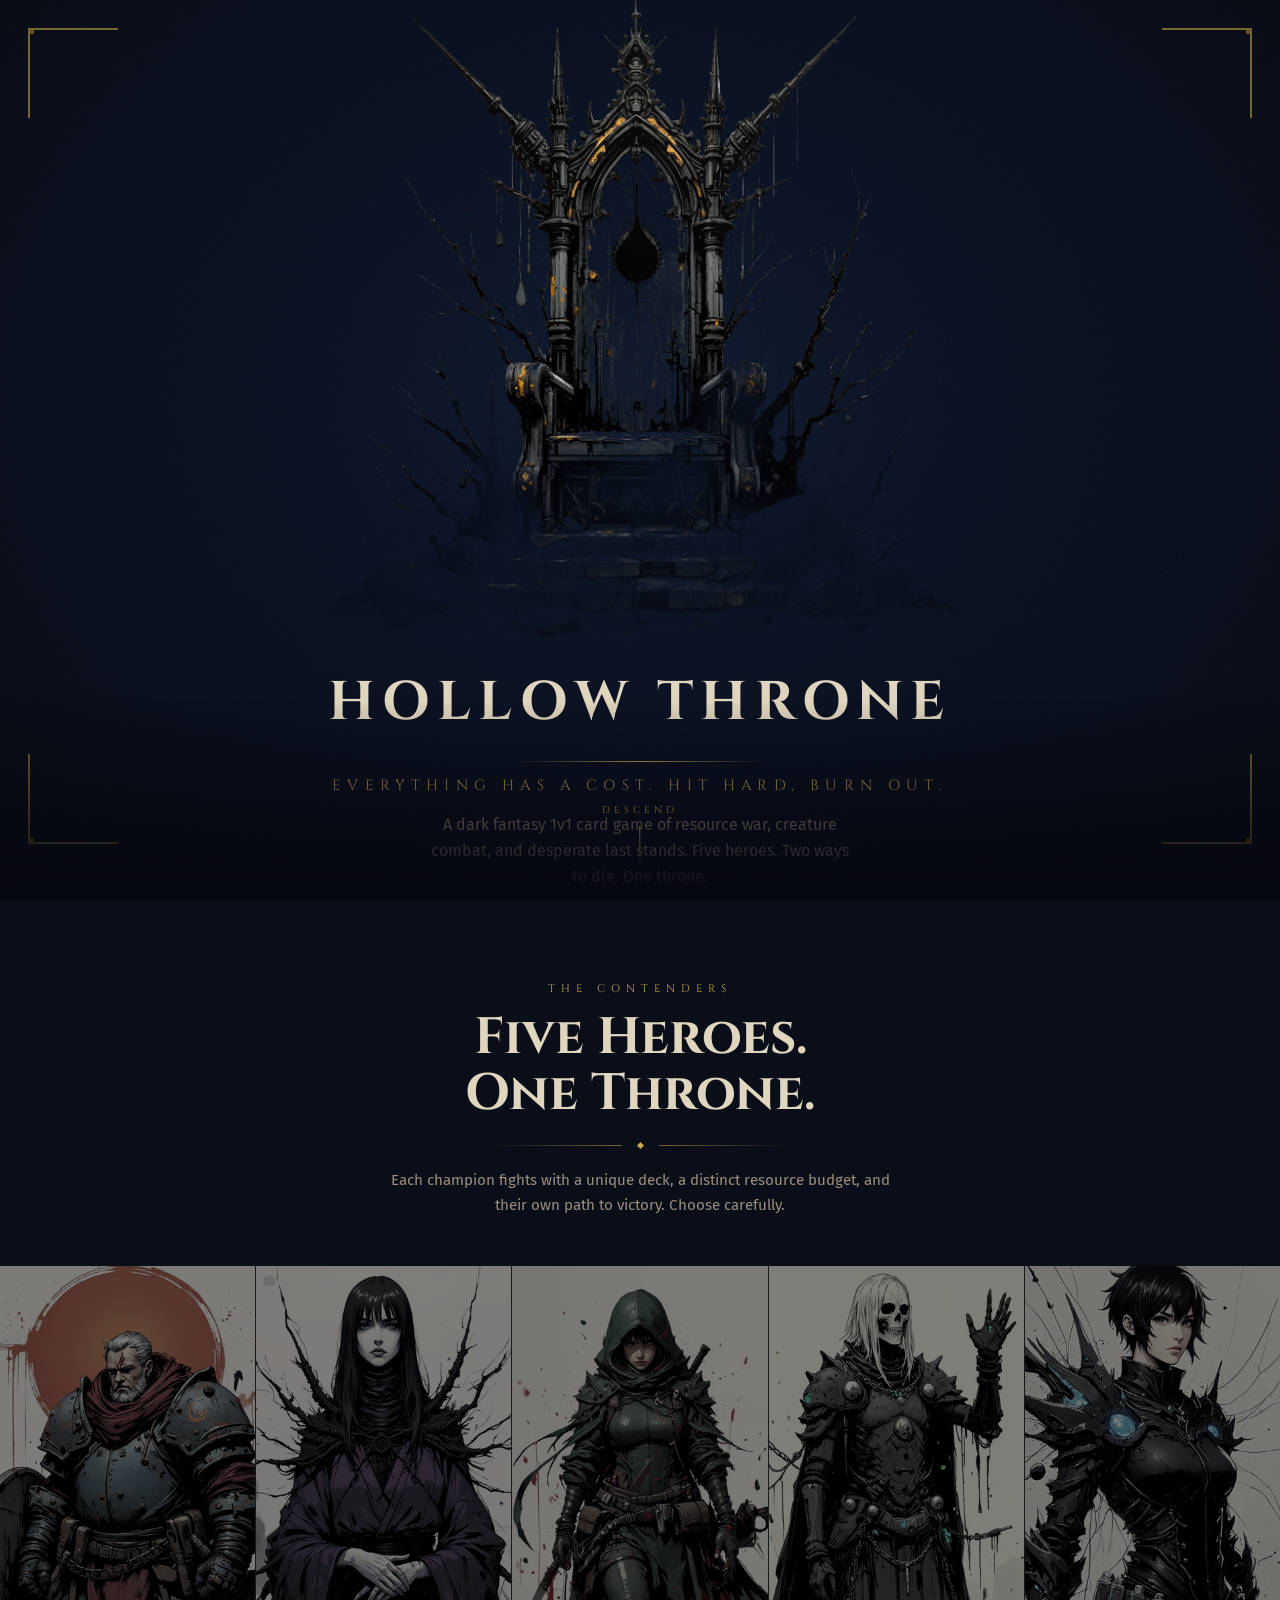
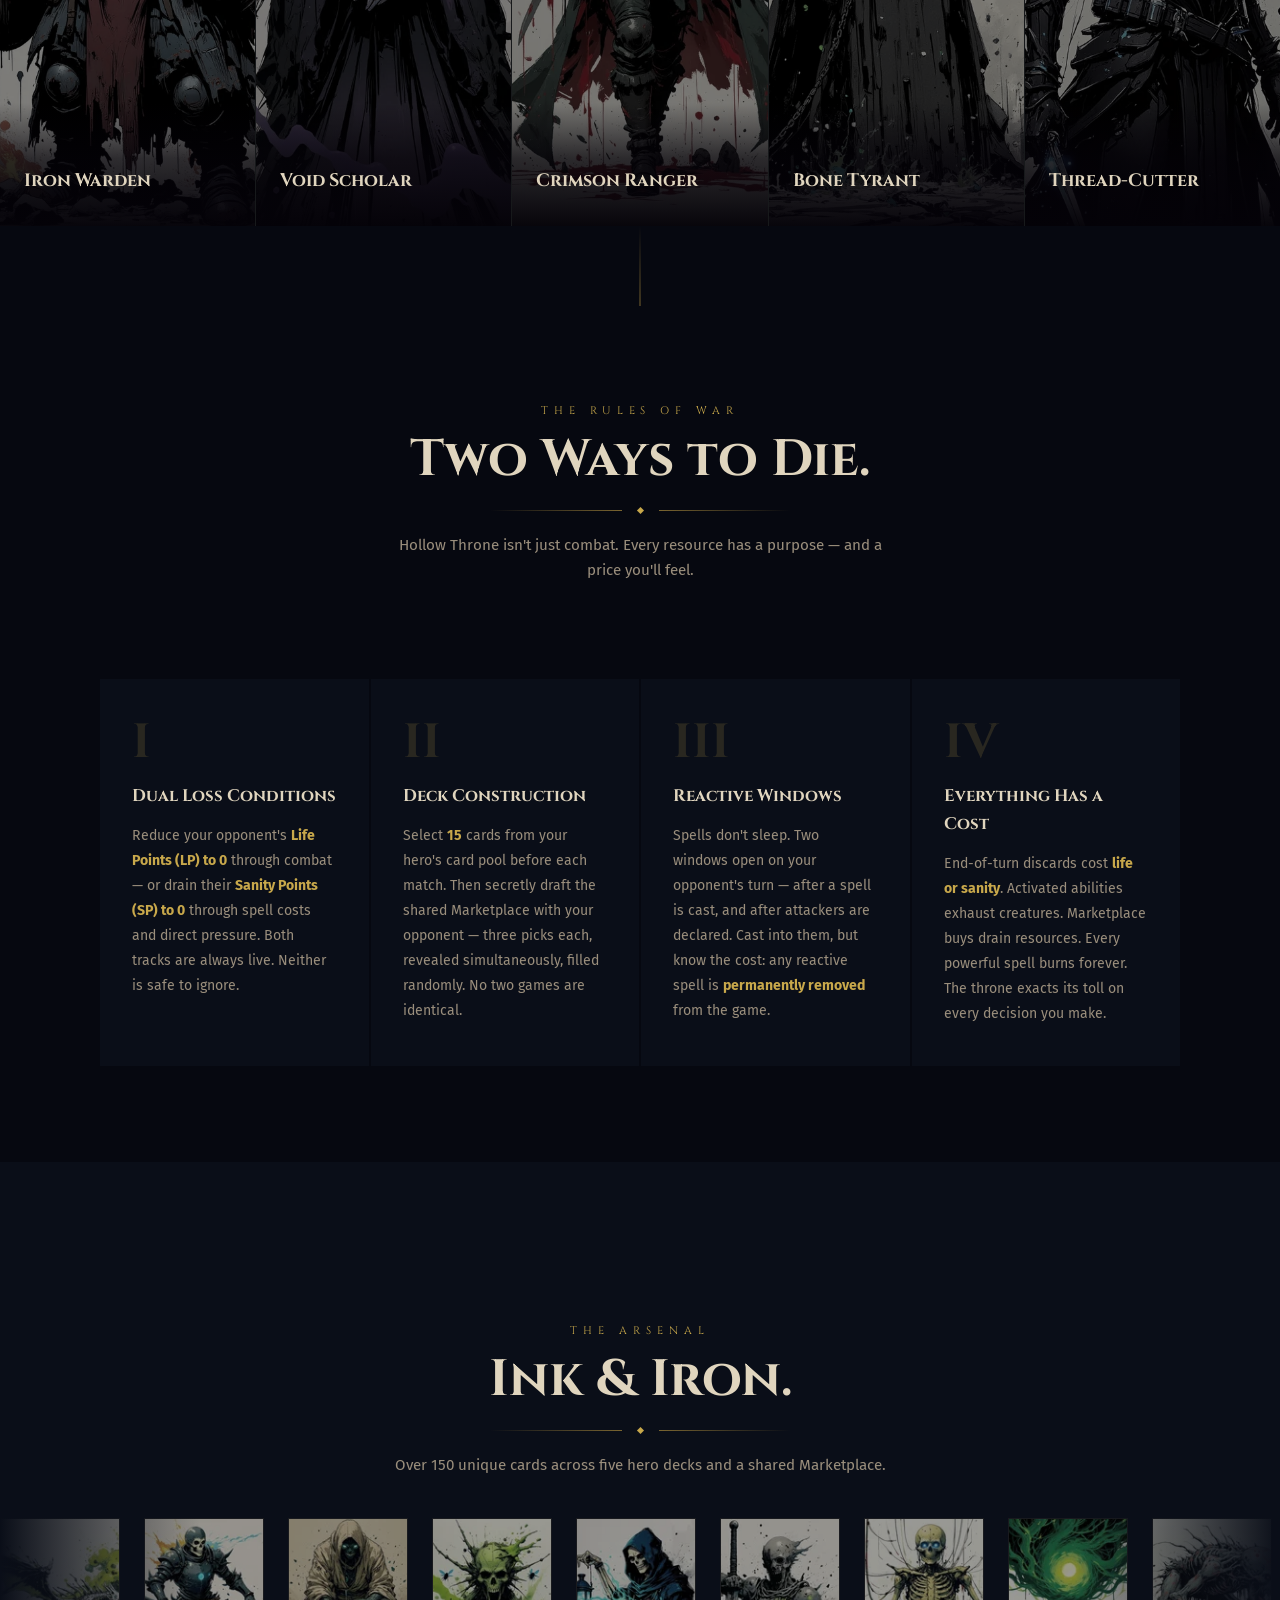
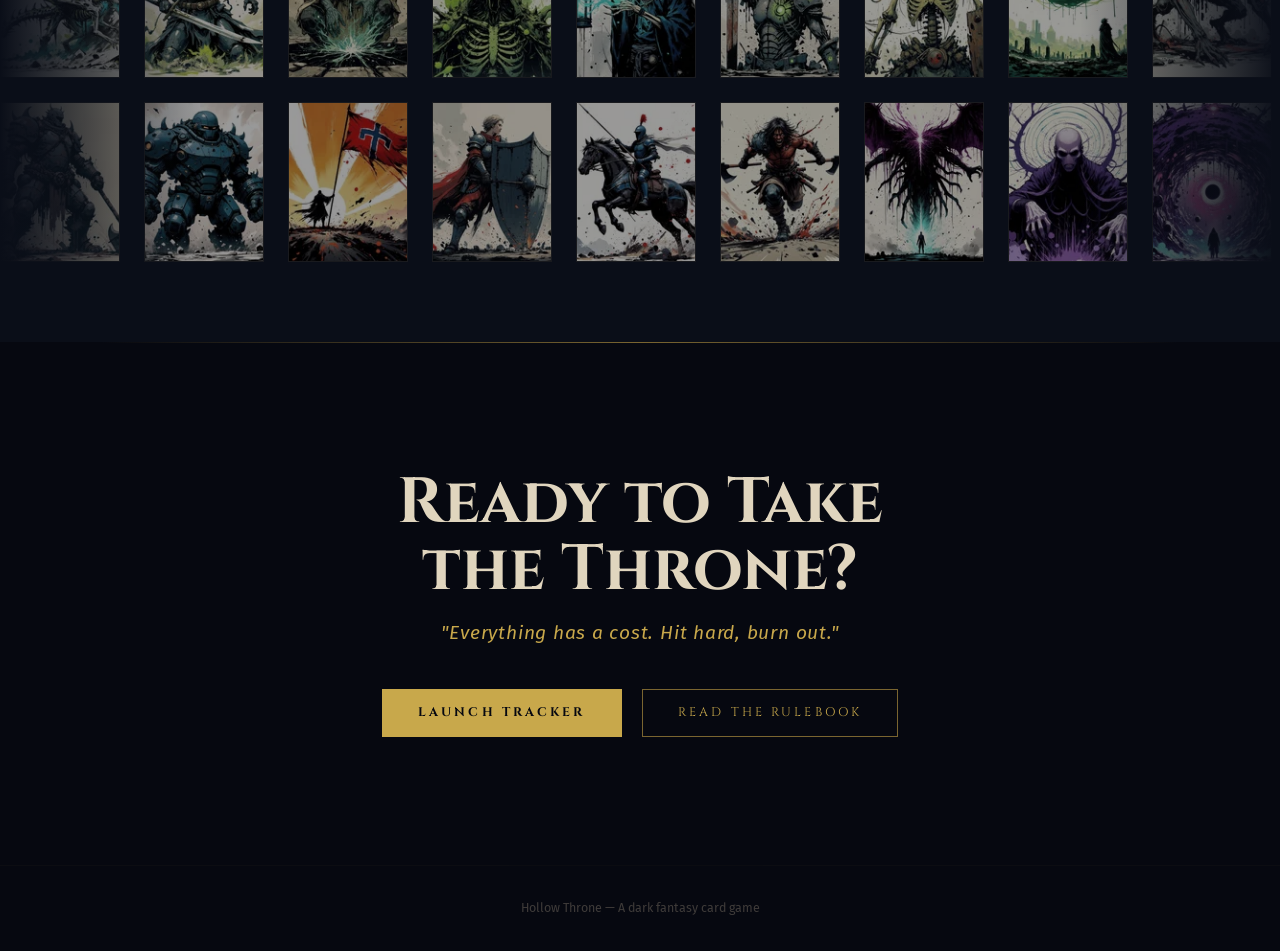
<file: index.html>
<!DOCTYPE html>
<html lang="en">
<head>
  <meta charset="UTF-8">
  <meta name="viewport" content="width=device-width, initial-scale=1.0">
  <title>Hollow Throne — Dark Fantasy Card Game</title>
  <link rel="icon" type="image/png" href="assets/logo/favicon.png">
  <style>
    /* ── Fonts ────────────────────────────────────────────── */
    @font-face {
      font-family: 'Cinzel';
      src: url('assets/fonts/Cinzel-Regular.ttf') format('truetype');
      font-weight: 400; font-display: swap;
    }
    @font-face {
      font-family: 'Cinzel';
      src: url('assets/fonts/Cinzel-Bold.ttf') format('truetype');
      font-weight: 700; font-display: swap;
    }
    @font-face {
      font-family: 'FiraSans';
      src: url('assets/fonts/FiraSans-Regular.ttf') format('truetype');
      font-weight: 400; font-display: swap;
    }
    @font-face {
      font-family: 'FiraSans';
      src: url('assets/fonts/FiraSans-Bold.ttf') format('truetype');
      font-weight: 700; font-display: swap;
    }
    @font-face {
      font-family: 'FiraSans';
      src: url('assets/fonts/FiraSans-Italic.ttf') format('truetype');
      font-weight: 400; font-style: italic; font-display: swap;
    }

    /* ── Design Tokens ────────────────────────────────────── */
    :root {
      --void:        #060810;
      --ash:         #0a0e18;
      --ember:       #101a26;
      --gold:        #c8a84b;
      --gold-dim:    #7a6530;
      --gold-bright: #e8c46a;
      --bone:        #e0d5be;
      --bone-dim:    #9a8e7c;

      --warden:  #8b4513;
      --scholar: #4b1080;
      --ranger:  #8b1212;
      --tyrant:  #2d4a3e;
      --cutter:  #0a5c5c;
    }

    /* ── Reset ────────────────────────────────────────────── */
    *, *::before, *::after { box-sizing: border-box; margin: 0; padding: 0; }
    html { scroll-behavior: smooth; }
    body {
      background: var(--void);
      color: var(--bone);
      font-family: 'FiraSans', Georgia, serif;
      font-size: 16px;
      line-height: 1.65;
      overflow-x: hidden;
    }

    /* ── Shared Components ────────────────────────────────── */

    .section-header { text-align: center; padding: 5rem 2rem 3rem; }

    .section-label {
      font-family: 'Cinzel', serif;
      font-size: 0.68rem;
      letter-spacing: 0.55em;
      text-transform: uppercase;
      color: var(--gold);
      opacity: 0.7;
      margin-bottom: 0.75rem;
    }

    .section-title {
      font-family: 'Cinzel', serif;
      font-size: clamp(2rem, 5vw, 3.2rem);
      font-weight: 700;
      color: var(--bone);
      line-height: 1.1;
      margin-bottom: 1.25rem;
    }

    .section-desc {
      color: var(--bone-dim);
      max-width: 520px;
      margin: 0 auto;
      font-size: 0.95rem;
    }

    /* Gold ornament divider */
    .ornament {
      display: flex;
      align-items: center;
      gap: 1rem;
      max-width: 300px;
      margin: 0 auto 1.25rem;
    }
    .ornament-line {
      flex: 1;
      height: 1px;
    }
    .ornament-line-l { background: linear-gradient(to right, transparent, var(--gold-dim)); }
    .ornament-line-r { background: linear-gradient(to left,  transparent, var(--gold-dim)); }
    .ornament-gem {
      width: 5px;
      height: 5px;
      background: var(--gold);
      transform: rotate(45deg);
      flex-shrink: 0;
    }

    /* Buttons */
    .btn {
      display: inline-block;
      padding: 0.8rem 2.2rem;
      font-family: 'Cinzel', serif;
      font-size: 0.78rem;
      letter-spacing: 0.25em;
      text-transform: uppercase;
      text-decoration: none;
      cursor: pointer;
      transition: box-shadow 0.3s ease, background 0.3s ease, color 0.3s ease, border-color 0.3s ease;
    }
    .btn-primary {
      background: var(--gold);
      color: var(--void);
      font-weight: 700;
      border: 1px solid transparent;
    }
    .btn-primary:hover {
      background: var(--gold-bright);
      box-shadow: 0 0 40px rgba(200, 168, 75, 0.5);
    }
    .btn-secondary {
      background: transparent;
      color: var(--gold);
      border: 1px solid var(--gold-dim);
    }
    .btn-secondary:hover {
      border-color: var(--gold);
      color: var(--gold-bright);
      box-shadow: 0 0 20px rgba(200, 168, 75, 0.12), inset 0 0 20px rgba(200, 168, 75, 0.04);
    }

    /* Scroll-triggered reveal */
    .reveal {
      opacity: 0;
      transform: translateY(28px);
      transition: opacity 0.85s ease, transform 0.85s ease;
    }
    .reveal.visible          { opacity: 1; transform: translateY(0); }
    .reveal-delay-1          { transition-delay: 0.12s; }
    .reveal-delay-2          { transition-delay: 0.24s; }
    .reveal-delay-3          { transition-delay: 0.36s; }
    .reveal-delay-4          { transition-delay: 0.48s; }

    /* ════════════════════════════════════════════════════════
       SECTION 1 — OPENING HERO
    ════════════════════════════════════════════════════════ */
    .hero-section {
      position: relative;
      height: 100vh;
      min-height: 640px;
      display: flex;
      flex-direction: column;
      align-items: center;
      justify-content: center;
      overflow: hidden;
      text-align: center;
    }

    /* Throne-room atmosphere — subtle lightening at center, pure void at edges */
    .hero-bg {
      position: absolute;
      inset: 0;
      background:
        radial-gradient(ellipse at 50% 44%, #0e1a32 0%, #0a1224 25%, #080e1e 50%, var(--void) 100%);
      z-index: 0;
    }

    /* SVG fractal noise grain layer */
    .hero-bg::after {
      content: '';
      position: absolute;
      inset: 0;
      opacity: 0.042;
      background-image: url("data:image/svg+xml,%3Csvg xmlns='http://www.w3.org/2000/svg' width='300' height='300'%3E%3Cfilter id='n'%3E%3CfeTurbulence type='fractalNoise' baseFrequency='0.85' numOctaves='4' stitchTiles='stitch'/%3E%3C/filter%3E%3Crect width='100%25' height='100%25' filter='url(%23n)'/%3E%3C/svg%3E");
      background-size: 300px 300px;
    }

    /* Card-frame corner brackets */
    .frame-corner {
      position: absolute;
      width: 90px;
      height: 90px;
      border-color: var(--gold-dim);
      border-style: solid;
      opacity: 0.22;
      z-index: 2;
      animation: fadeIn 2.5s 0.8s ease both;
    }
    .frame-corner.tl { top: 28px;  left: 28px;  border-width: 2px 0 0 2px; }
    .frame-corner.tr { top: 28px;  right: 28px; border-width: 2px 2px 0 0; }
    .frame-corner.bl { bottom: 56px; left: 28px;  border-width: 0 0 2px 2px; }
    .frame-corner.br { bottom: 56px; right: 28px; border-width: 0 2px 2px 0; }

    /* Inner corner dot */
    .frame-corner::before {
      content: '';
      position: absolute;
      width: 5px; height: 5px;
      background: var(--gold-dim);
      opacity: 0.8;
    }
    .frame-corner.tl::before { top: -1px;    left: -1px;   }
    .frame-corner.tr::before { top: -1px;    right: -1px;  }
    .frame-corner.bl::before { bottom: -1px; left: -1px;   }
    .frame-corner.br::before { bottom: -1px; right: -1px;  }

    .hero-content {
      position: relative;
      z-index: 3;
      display: flex;
      flex-direction: column;
      align-items: center;
      gap: 0.8rem;
    }

    .hero-emblem {
      width: min(92vw, 820px);
      height: auto;
      animation: emblemReveal 2s ease both;
    }

    .hero-title {
      font-family: 'Cinzel', serif;
      font-size: clamp(2rem, 5.5vw, 3.4rem);
      font-weight: 700;
      color: var(--bone);
      letter-spacing: 0.14em;
      text-transform: uppercase;
      margin: 0;
      animation: fadeInUp 1.8s 0.4s ease both;
    }

    /* Hairline rule beneath logo */
    .hero-hairline {
      width: clamp(160px, 38vw, 260px);
      height: 1px;
      background: linear-gradient(90deg, transparent, var(--gold), transparent);
    }

    .hero-tagline {
      font-family: 'Cinzel', serif;
      font-size: clamp(0.7rem, 1.8vw, 0.92rem);
      letter-spacing: 0.42em;
      text-transform: uppercase;
      color: var(--gold);
      opacity: 0.88;
      animation: fadeInUp 1.8s 0.5s ease both;
    }

    .hero-sub {
      font-size: clamp(0.88rem, 2vw, 1rem);
      color: var(--bone-dim);
      max-width: 460px;
      padding: 0 1rem;
      animation: fadeInUp 1.8s 0.7s ease both;
    }

    .hero-cta {
      display: flex;
      gap: 1rem;
      flex-wrap: wrap;
      justify-content: center;
      animation: fadeInUp 1.8s 0.9s ease both;
    }

    /* Gradient bleed from section into next */
    .hero-fade {
      position: absolute;
      bottom: 0; left: 0; right: 0;
      height: 200px;
      background: linear-gradient(to bottom, transparent, var(--void));
      z-index: 4;
      pointer-events: none;
    }

    /* Scroll indicator */
    .scroll-cue {
      position: absolute;
      bottom: 2rem;
      left: 50%;
      transform: translateX(-50%);
      z-index: 5;
      display: flex;
      flex-direction: column;
      align-items: center;
      gap: 0.5rem;
      color: var(--gold-dim);
      font-family: 'Cinzel', serif;
      font-size: 0.62rem;
      letter-spacing: 0.38em;
      text-transform: uppercase;
      opacity: 0;
      animation: fadeIn 1s 2.2s ease forwards;
    }

    .scroll-cue-line {
      width: 1px;
      height: 0;
      background: linear-gradient(to bottom, var(--gold-dim), transparent);
      animation: growLine 1.5s 2.8s ease forwards, pulseLine 2.2s 4.5s infinite;
    }

    /* ════════════════════════════════════════════════════════
       SECTION 2 — CHAMPION FILMSTRIP
    ════════════════════════════════════════════════════════ */
    .champions-section { background: var(--ash); }

    .filmstrip {
      display: flex;
      height: 560px;
      overflow: hidden;
    }

    .champion-panel {
      flex: 1;
      position: relative;
      overflow: hidden;
      border-right: 1px solid rgba(200, 168, 75, 0.07);
      transition: flex 0.8s cubic-bezier(0.4, 0, 0.2, 1);
      cursor: pointer;
    }
    .champion-panel:last-child { border-right: none; }

    /* Compress siblings when any panel is hovered */
    .filmstrip:hover .champion-panel        { flex: 0.55; }
    .filmstrip:hover .champion-panel:hover  { flex: 3.8; }

    .champion-portrait {
      position: absolute;
      inset: 0;
      width: 100%; height: 100%;
      object-fit: cover;
      object-position: top center;
      filter: saturate(0.45) brightness(0.5);
      transition: filter 0.8s ease, transform 0.8s ease;
    }
    .champion-panel:hover .champion-portrait {
      filter: saturate(0.88) brightness(0.72);
      transform: scale(1.04);
    }

    /* Per-hero color wash (mix-blend-mode: color) */
    .champion-tint {
      position: absolute;
      inset: 0;
      opacity: 0;
      mix-blend-mode: color;
      transition: opacity 0.8s ease;
    }
    .champion-panel:hover .champion-tint { opacity: 0.55; }

    .champion-panel[data-hero="warden"]  .champion-tint { background: var(--warden); }
    .champion-panel[data-hero="scholar"] .champion-tint { background: var(--scholar); }
    .champion-panel[data-hero="ranger"]  .champion-tint { background: var(--ranger); }
    .champion-panel[data-hero="tyrant"]  .champion-tint { background: var(--tyrant); }
    .champion-panel[data-hero="cutter"]  .champion-tint { background: var(--cutter); }

    /* Top color bar sweeps in from left */
    .champion-bar {
      position: absolute;
      top: 0; left: 0; right: 0;
      height: 3px;
      transform: scaleX(0);
      transform-origin: left;
      transition: transform 0.5s 0.2s ease;
      z-index: 3;
    }
    .champion-panel:hover .champion-bar { transform: scaleX(1); }
    .champion-panel[data-hero="warden"]  .champion-bar { background: var(--warden); }
    .champion-panel[data-hero="scholar"] .champion-bar { background: var(--scholar); }
    .champion-panel[data-hero="ranger"]  .champion-bar { background: var(--ranger); }
    .champion-panel[data-hero="tyrant"]  .champion-bar { background: var(--tyrant); }
    .champion-panel[data-hero="cutter"]  .champion-bar { background: var(--cutter); }

    /* Bottom info overlay */
    .champion-info {
      position: absolute;
      bottom: 0; left: 0; right: 0;
      padding: 4rem 1.5rem 1.5rem;
      background: linear-gradient(to top, rgba(4,2,8,0.97) 0%, rgba(4,2,8,0.65) 55%, transparent 100%);
      z-index: 2;
    }

    /* Gold vertical tick */
    .champion-tick {
      display: block;
      width: 2px; height: 0;
      background: var(--gold);
      margin-bottom: 0;
      transition: height 0.5s 0.22s ease, margin-bottom 0.4s 0.22s ease;
    }
    .champion-panel:hover .champion-tick {
      height: 26px;
      margin-bottom: 0.6rem;
    }

    .champion-name {
      font-family: 'Cinzel', serif;
      font-size: clamp(0.78rem, 1.4vw, 1.2rem);
      font-weight: 700;
      color: var(--bone);
      white-space: nowrap;
      overflow: hidden;
      text-overflow: ellipsis;
      transition: color 0.3s ease;
      margin-bottom: 0.3rem;
    }
    .champion-panel:hover .champion-name { color: var(--gold-bright); }

    .champion-identity {
      font-size: 0.82rem;
      color: var(--bone-dim);
      line-height: 1.55;
      overflow: hidden;
      max-height: 0;
      opacity: 0;
      transition: max-height 0.55s 0.18s ease, opacity 0.45s 0.28s ease;
    }
    .champion-panel:hover .champion-identity {
      max-height: 110px;
      opacity: 1;
    }

    /* ════════════════════════════════════════════════════════
       SECTION 3 — MECHANICS
    ════════════════════════════════════════════════════════ */
    .mechanics-section {
      padding: 6rem 2rem;
      background: var(--void);
      position: relative;
    }

    /* Vertical gold thread leading into section */
    .mechanics-section::before {
      content: '';
      position: absolute;
      top: 0; left: 50%;
      transform: translateX(-50%);
      width: 1px; height: 80px;
      background: linear-gradient(to bottom, transparent, var(--gold-dim));
    }

    .mechanics-grid {
      display: grid;
      grid-template-columns: repeat(auto-fit, minmax(240px, 1fr));
      gap: 2px;
      max-width: 1080px;
      margin: 3rem auto 0;
    }

    .mechanic-card {
      padding: 2.5rem 2rem;
      background: var(--ash);
      position: relative;
      overflow: hidden;
      transition: background 0.35s ease;
    }
    .mechanic-card:hover { background: var(--ember); }

    /* Gold line sweeps in at bottom on hover */
    .mechanic-card::after {
      content: '';
      position: absolute;
      bottom: 0; left: 0; right: 0;
      height: 2px;
      background: linear-gradient(90deg, transparent, var(--gold-dim), transparent);
      opacity: 0;
      transition: opacity 0.35s ease;
    }
    .mechanic-card:hover::after { opacity: 1; }

    .mechanic-numeral {
      font-family: 'Cinzel', serif;
      font-size: 3rem;
      font-weight: 700;
      color: var(--gold);
      opacity: 0.16;
      line-height: 1;
      margin-bottom: 1rem;
      user-select: none;
    }

    .mechanic-title {
      font-family: 'Cinzel', serif;
      font-size: 1.05rem;
      font-weight: 700;
      color: var(--bone);
      margin-bottom: 0.75rem;
    }

    .mechanic-text {
      font-size: 0.88rem;
      color: var(--bone-dim);
      line-height: 1.78;
    }
    .mechanic-text strong { color: var(--gold); font-weight: 600; }

    /* ════════════════════════════════════════════════════════
       SECTION 4 — CARD ART MARQUEE
    ════════════════════════════════════════════════════════ */
    .cards-section {
      padding: 5rem 0;
      background: var(--ash);
      overflow: hidden;
    }

    .cards-section .section-header { padding-bottom: 2.5rem; }

    .marquee-wrapper {
      display: flex;
      flex-direction: column;
      gap: 1.5rem;
    }

    .marquee-row {
      position: relative;
      overflow: hidden;
    }

    /* Edge fade-outs for seamless bleed */
    .marquee-row::before,
    .marquee-row::after {
      content: '';
      position: absolute;
      top: 0; bottom: 0;
      width: 200px;
      z-index: 2;
      pointer-events: none;
    }
    .marquee-row::before { left: 0;  background: linear-gradient(to right, var(--ash), transparent); }
    .marquee-row::after  { right: 0; background: linear-gradient(to left,  var(--ash), transparent); }

    .marquee-track {
      display: flex;
      gap: 1.5rem;
      width: max-content;
    }
    .marquee-track.fwd  { animation: marqueeL 55s linear infinite; }
    .marquee-track.bwd  { animation: marqueeR 55s linear infinite; }
    .marquee-track:hover { animation-play-state: paused; }

    .card-thumb {
      width: 120px;
      height: 160px;
      object-fit: cover;
      object-position: top center;
      border: 1px solid rgba(200, 168, 75, 0.14);
      filter: saturate(0.65) brightness(0.6);
      flex-shrink: 0;
      position: relative;
      transition: filter 0.4s ease, transform 0.4s ease, border-color 0.4s ease, box-shadow 0.4s ease;
    }
    .card-thumb:hover {
      filter: saturate(1) brightness(0.9);
      border-color: var(--gold);
      box-shadow: 0 0 26px rgba(200, 168, 75, 0.35);
      transform: translateY(-12px) scale(1.08);
      z-index: 10;
    }

    /* ════════════════════════════════════════════════════════
       SECTION 5 — CTA
    ════════════════════════════════════════════════════════ */
    .cta-section {
      padding: 8rem 2rem;
      text-align: center;
      background: var(--void);
      position: relative;
    }
    .cta-section::before {
      content: '';
      position: absolute;
      top: 0; left: 8%; right: 8%;
      height: 1px;
      background: linear-gradient(90deg, transparent, var(--gold-dim), transparent);
    }

    .cta-eyebrow {
      font-family: 'Cinzel', serif;
      font-size: 0.68rem;
      letter-spacing: 0.55em;
      text-transform: uppercase;
      color: var(--gold-dim);
      margin-bottom: 1.5rem;
    }

    .cta-title {
      font-family: 'Cinzel', serif;
      font-size: clamp(2.2rem, 6vw, 4rem);
      font-weight: 700;
      color: var(--bone);
      line-height: 1.05;
      margin-bottom: 0.8rem;
    }

    .cta-tagline {
      font-style: italic;
      color: var(--gold);
      font-size: clamp(1rem, 2.5vw, 1.2rem);
      letter-spacing: 0.04em;
      margin-bottom: 2.5rem;
    }

    .cta-buttons {
      display: flex;
      gap: 1.25rem;
      justify-content: center;
      flex-wrap: wrap;
    }

    /* ════════════════════════════════════════════════════════
       FOOTER
    ════════════════════════════════════════════════════════ */
    footer {
      padding: 2rem;
      text-align: center;
      font-size: 0.78rem;
      color: var(--bone-dim);
      opacity: 0.38;
      border-top: 1px solid rgba(200, 168, 75, 0.07);
    }

    /* ════════════════════════════════════════════════════════
       KEYFRAMES
    ════════════════════════════════════════════════════════ */
    @keyframes fadeIn {
      from { opacity: 0; } to { opacity: 1; }
    }
    @keyframes fadeInUp {
      from { opacity: 0; transform: translateY(18px); }
      to   { opacity: 1; transform: translateY(0); }
    }
    @keyframes logoReveal {
      from { opacity: 0; transform: scale(0.93); filter: drop-shadow(0 0 0px rgba(200,168,75,0)); }
      to   { opacity: 1; transform: scale(1);    filter: drop-shadow(0 0 55px rgba(200,168,75,0.22)); }
    }
    @keyframes emblemReveal {
      from { opacity: 0; transform: scale(0.92); }
      to   { opacity: 1; transform: scale(1); }
    }
    @keyframes growLine {
      from { height: 0; } to { height: 42px; }
    }
    @keyframes pulseLine {
      0%, 100% { opacity: 0.45; } 50% { opacity: 1; }
    }
    @keyframes marqueeL {
      from { transform: translateX(0); } to { transform: translateX(-50%); }
    }
    @keyframes marqueeR {
      from { transform: translateX(-50%); } to { transform: translateX(0); }
    }

    /* ════════════════════════════════════════════════════════
       RESPONSIVE
    ════════════════════════════════════════════════════════ */
    @media (max-width: 768px) {
      .filmstrip {
        flex-direction: column;
        height: auto;
      }
      .champion-panel {
        flex: none !important;
        height: 220px;
        border-right: none;
        border-bottom: 1px solid rgba(200, 168, 75, 0.07);
        cursor: default;
      }
      /* Always show info on mobile — no hover */
      .champion-identity { max-height: 80px !important; opacity: 1 !important; }
      .champion-tick     { height: 16px !important; margin-bottom: 0.4rem !important; }
      .champion-portrait { filter: saturate(0.75) brightness(0.65) !important; }

      .frame-corner { display: none; }
      .mechanics-grid { grid-template-columns: 1fr; }
      .marquee-row::before, .marquee-row::after { width: 80px; }
    }
  </style>
</head>
<body>

  <!-- ═══════════════════════════════════════════════════
       1. HERO
  ════════════════════════════════════════════════════ -->
  <section class="hero-section">
    <div class="hero-bg"></div>
    <div class="frame-corner tl"></div>
    <div class="frame-corner tr"></div>
    <div class="frame-corner bl"></div>
    <div class="frame-corner br"></div>

    <div class="hero-content">
      <img src="assets/logo/throne-emblem.png" alt="" class="hero-emblem">
      <h1 class="hero-title">Hollow Throne</h1>
      <div class="hero-hairline"></div>
      <p class="hero-tagline">Everything has a cost. Hit hard, burn out.</p>
      <p class="hero-sub">A dark fantasy 1v1 card game of resource war, creature combat, and desperate last stands. Five heroes. Two ways to die. One throne.</p>
      <div class="hero-cta">
        <a href="app/" class="btn btn-primary">Game Tracker</a>
        <a href="rules/" class="btn btn-secondary">Read the Rules</a>
      </div>
    </div>

    <div class="hero-fade"></div>
    <div class="scroll-cue">
      Descend
      <div class="scroll-cue-line"></div>
    </div>
  </section>

  <!-- ═══════════════════════════════════════════════════
       2. CHAMPIONS FILMSTRIP
  ════════════════════════════════════════════════════ -->
  <section class="champions-section">
    <div class="section-header">
      <p class="section-label reveal">The Contenders</p>
      <h2 class="section-title reveal reveal-delay-1">Five Heroes.<br>One Throne.</h2>
      <div class="ornament reveal reveal-delay-2">
        <div class="ornament-line ornament-line-l"></div>
        <div class="ornament-gem"></div>
        <div class="ornament-line ornament-line-r"></div>
      </div>
      <p class="section-desc reveal reveal-delay-2">Each champion fights with a unique deck, a distinct resource budget, and their own path to victory. Choose carefully.</p>
    </div>

    <div class="filmstrip reveal">
      <div class="champion-panel" data-hero="warden">
        <div class="champion-bar"></div>
        <img src="assets/art/iron-warden-hero.webp" alt="Iron Warden" class="champion-portrait">
        <div class="champion-tint"></div>
        <div class="champion-info">
          <span class="champion-tick"></span>
          <div class="champion-name">Iron Warden</div>
          <div class="champion-identity">Flood the board with iron creatures. Heal at end of every turn. Outlast, overrun, and grind your enemy to nothing.</div>
        </div>
      </div>

      <div class="champion-panel" data-hero="scholar">
        <div class="champion-bar"></div>
        <img src="assets/art/void-scholar-hero.webp" alt="Void Scholar" class="champion-portrait">
        <div class="champion-tint"></div>
        <div class="champion-info">
          <span class="champion-tick"></span>
          <div class="champion-name">Void Scholar</div>
          <div class="champion-identity">Command spell-weaving mastery. Convert Sanity into raw Essence. The Void Collapse ends games — when the moment is right.</div>
        </div>
      </div>

      <div class="champion-panel" data-hero="ranger">
        <div class="champion-bar"></div>
        <img src="assets/art/crimson-ranger-hero.webp" alt="Crimson Ranger" class="champion-portrait">
        <div class="champion-tint"></div>
        <div class="champion-info">
          <span class="champion-tick"></span>
          <div class="champion-name">Crimson Ranger</div>
          <div class="champion-identity">Bleed your prey. Drain their life. Tax their sanity. Every step your opponent takes costs them something.</div>
        </div>
      </div>

      <div class="champion-panel" data-hero="tyrant">
        <div class="champion-bar"></div>
        <img src="assets/art/bone-tyrant-hero.webp" alt="Bone Tyrant" class="champion-portrait">
        <div class="champion-tint"></div>
        <div class="champion-info">
          <span class="champion-tick"></span>
          <div class="champion-name">Bone Tyrant</div>
          <div class="champion-identity">Sacrifice your own for power. Drag the dead back from the grave. In this army, death is a resource — not an obstacle.</div>
        </div>
      </div>

      <div class="champion-panel" data-hero="cutter">
        <div class="champion-bar"></div>
        <img src="assets/art/thread-cutter-hero.webp" alt="Thread-Cutter" class="champion-portrait">
        <div class="champion-tint"></div>
        <div class="champion-info">
          <span class="champion-tick"></span>
          <div class="champion-name">Thread-Cutter</div>
          <div class="champion-identity">Unmake cards from existence. Devour your opponent's hand. React, disrupt, deny — until there is nothing left to play.</div>
        </div>
      </div>
    </div>
  </section>

  <!-- ═══════════════════════════════════════════════════
       3. MECHANICS
  ════════════════════════════════════════════════════ -->
  <section class="mechanics-section">
    <div class="section-header">
      <p class="section-label reveal">The Rules of War</p>
      <h2 class="section-title reveal reveal-delay-1">Two Ways to Die.</h2>
      <div class="ornament reveal reveal-delay-2">
        <div class="ornament-line ornament-line-l"></div>
        <div class="ornament-gem"></div>
        <div class="ornament-line ornament-line-r"></div>
      </div>
      <p class="section-desc reveal reveal-delay-2">Hollow Throne isn't just combat. Every resource has a purpose — and a price you'll feel.</p>
    </div>

    <div class="mechanics-grid">
      <div class="mechanic-card reveal reveal-delay-1">
        <div class="mechanic-numeral">I</div>
        <h3 class="mechanic-title">Dual Loss Conditions</h3>
        <p class="mechanic-text">Reduce your opponent's <strong>Life Points (LP) to 0</strong> through combat — or drain their <strong>Sanity Points (SP) to 0</strong> through spell costs and direct pressure. Both tracks are always live. Neither is safe to ignore.</p>
      </div>
      <div class="mechanic-card reveal reveal-delay-2">
        <div class="mechanic-numeral">II</div>
        <h3 class="mechanic-title">Deck Construction</h3>
        <p class="mechanic-text">Select <strong>15</strong> cards from your hero's card pool before each match. Then secretly draft the shared Marketplace with your opponent — three picks each, revealed simultaneously, filled randomly. No two games are identical.</p>
      </div>
      <div class="mechanic-card reveal reveal-delay-3">
        <div class="mechanic-numeral">III</div>
        <h3 class="mechanic-title">Reactive Windows</h3>
        <p class="mechanic-text">Spells don't sleep. Two windows open on your opponent's turn — after a spell is cast, and after attackers are declared. Cast into them, but know the cost: any reactive spell is <strong>permanently removed</strong> from the game.</p>
      </div>
      <div class="mechanic-card reveal reveal-delay-4">
        <div class="mechanic-numeral">IV</div>
        <h3 class="mechanic-title">Everything Has a Cost</h3>
        <p class="mechanic-text">End-of-turn discards cost <strong>life or sanity</strong>. Activated abilities exhaust creatures. Marketplace buys drain resources. Every powerful spell burns forever. The throne exacts its toll on every decision you make.</p>
      </div>
    </div>
  </section>

  <!-- ═══════════════════════════════════════════════════
       4. CARD ART MARQUEE
  ════════════════════════════════════════════════════ -->
  <section class="cards-section">
    <div class="section-header">
      <p class="section-label reveal">The Arsenal</p>
      <h2 class="section-title reveal reveal-delay-1">Ink &amp; Iron.</h2>
      <div class="ornament reveal reveal-delay-2">
        <div class="ornament-line ornament-line-l"></div>
        <div class="ornament-gem"></div>
        <div class="ornament-line ornament-line-r"></div>
      </div>
      <p class="section-desc reveal reveal-delay-2">Over 150 unique cards across five hero decks and a shared Marketplace.</p>
    </div>

    <div class="marquee-wrapper">
      <div class="marquee-row">
        <div class="marquee-track fwd" id="row1"></div>
      </div>
      <div class="marquee-row">
        <div class="marquee-track bwd" id="row2"></div>
      </div>
    </div>
  </section>

  <!-- ═══════════════════════════════════════════════════
       5. CTA
  ════════════════════════════════════════════════════ -->
  <section class="cta-section">
    <h2 class="cta-title reveal">Ready to Take<br>the Throne?</h2>
    <p class="cta-tagline reveal reveal-delay-1">"Everything has a cost. Hit hard, burn out."</p>
    <div class="cta-buttons reveal reveal-delay-2">
      <a href="app/" class="btn btn-primary">Launch Tracker</a>
      <a href="rules/" class="btn btn-secondary">Read the Rulebook</a>
    </div>
  </section>

  <footer>
    <p>Hollow Throne &mdash; A dark fantasy card game</p>
  </footer>

  <script>
    // ── Scroll-triggered reveals ───────────────────────────
    const observer = new IntersectionObserver(entries => {
      entries.forEach(e => {
        if (e.isIntersecting) {
          e.target.classList.add('visible');
          observer.unobserve(e.target);
        }
      });
    }, { threshold: 0.12 });

    document.querySelectorAll('.reveal').forEach(el => observer.observe(el));

    // ── Card art marquee ───────────────────────────────────
    // Row 1: undead + ranger cards (dark, grim)
    const row1 = [
      'bone-tyrant-bone-dragon', 'bone-tyrant-death-knight', 'bone-tyrant-lich',
      'bone-tyrant-plague-bearer', 'bone-tyrant-soul-collector', 'bone-tyrant-risen-soldier',
      'bone-tyrant-skeletal-thrall', 'bone-tyrant-undying-aura', 'bone-tyrant-ghoul',
      'bone-tyrant-corpse-garden', 'bone-tyrant-mass-reanimate', 'bone-tyrant-bone-guard',
      'crimson-ranger-alpha-predator', 'crimson-ranger-blood-hawk', 'crimson-ranger-dire-wolf',
      'crimson-ranger-crimson-rain', 'crimson-ranger-venomfang-viper', 'crimson-ranger-scout',
      'crimson-ranger-beast-handler', 'crimson-ranger-sanguine-moon',
    ];

    // Row 2: warden + scholar + cutter + marketplace (varied)
    const row2 = [
      'iron-warden-siege-titan', 'iron-warden-iron-golem', 'iron-warden-war-banner',
      'iron-warden-shield-maiden', 'iron-warden-warhorse-knight', 'iron-warden-berserker',
      'void-scholar-abyssal-horror', 'void-scholar-mind-flayer', 'void-scholar-void-collapse',
      'void-scholar-eldritch-storm', 'void-scholar-arcane-familiar', 'void-scholar-tome-of-shadows',
      'thread-cutter-unmake', 'thread-cutter-the-unraveling', 'thread-cutter-pale-witness',
      'thread-cutter-weave-stalker', 'thread-cutter-loom-guardian', 'thread-cutter-frayed-specter',
      'marketplace-pit-fiend', 'marketplace-deep-one', 'marketplace-shadow-stalker',
      'marketplace-cursed-knight', 'marketplace-gargoyle-sentinel', 'marketplace-mercenary-captain',
    ];

    function buildTrack(id, cards) {
      const track = document.getElementById(id);
      // Duplicate for seamless loop (animate translates by -50%)
      [...cards, ...cards].forEach(name => {
        const img = document.createElement('img');
        img.src  = `assets/art/${name}.webp`;
        img.alt  = name.replace(/-/g, ' ');
        img.className = 'card-thumb';
        track.appendChild(img);
      });
    }

    buildTrack('row1', row1);
    buildTrack('row2', row2);
  </script>
</body>
</html>
</file>
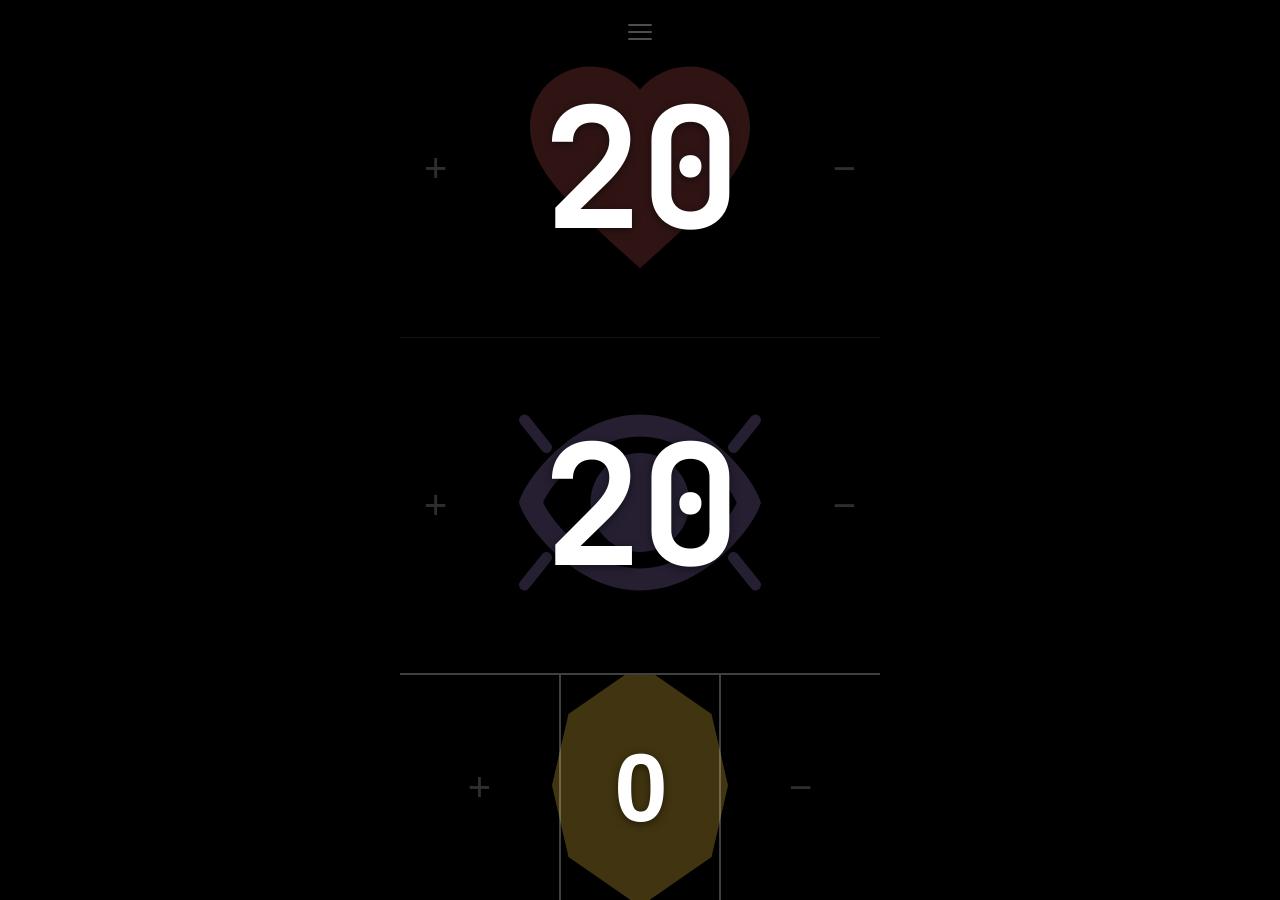
<file: app/index.html>
<!DOCTYPE html>
<html lang="en">
<head>
  <meta charset="UTF-8">
  <meta name="viewport" content="width=device-width, initial-scale=1, maximum-scale=1, user-scalable=no">
  <meta name="apple-mobile-web-app-capable" content="yes">
  <meta name="apple-mobile-web-app-status-bar-style" content="black">
  <meta http-equiv="Cache-Control" content="no-cache, no-store, must-revalidate">
  <meta http-equiv="Pragma" content="no-cache">
  <meta http-equiv="Expires" content="0">
  <title>LP / SP Tracker</title>
  <link rel="preconnect" href="https://fonts.googleapis.com">
  <link rel="preconnect" href="https://fonts.gstatic.com" crossorigin>
  <link href="https://fonts.googleapis.com/css2?family=JetBrains+Mono:wght@400;700&display=swap" rel="stylesheet">
  <link rel="stylesheet" href="styles.css">
</head>
<body>
  <div class="app-shell">
  <!-- ── Tracker Screen ──────────────────── -->
  <div id="tracker-screen">
    <!-- Hamburger Menu -->
    <button class="hamburger" id="hamburger-btn" aria-label="Select hero">
      <span></span>
      <span></span>
      <span></span>
    </button>

    <!-- LP Section (top half) -->
    <section class="tracker-section lp-section" id="lp-section">
      <div class="watermark" aria-hidden="true">
        <svg viewBox="0 0 24 24" fill="currentColor">
          <path d="M12 21.35l-1.45-1.32C5.4 15.36 2 12.28 2 8.5
            2 5.42 4.42 3 7.5 3c1.74 0 3.41.81 4.5 2.09
            C13.09 3.81 14.76 3 16.5 3 19.58 3 22 5.42 22 8.5
            c0 3.78-3.4 6.86-8.55 11.54z"/>
        </svg>
      </div>
      <button class="btn btn-plus" data-stat="lp" data-action="increment" aria-label="Increase LP">
        <span class="btn-symbol">+</span>
      </button>
      <div class="stat-display">
        <span class="stat-value" id="lp-value">20</span>
      </div>
      <button class="btn btn-minus" data-stat="lp" data-action="decrement" aria-label="Decrease LP">
        <span class="btn-symbol">&minus;</span>
      </button>
    </section>

    <!-- SP Section (bottom half) -->
    <section class="tracker-section sp-section" id="sp-section">
      <div class="watermark" aria-hidden="true">
        <svg viewBox="0 0 24 24" fill="currentColor">
          <path d="M12 4C6 4 1.5 10 1 12c.5 2 5 8 11 8s10.5-6 11-8
            c-.5-2-5-8-11-8zm0 2c4.5 0 8 4.2 8.8 6-.8 1.8-4.3 6-8.8
            6s-8-4.2-8.8-6c.8-1.8 4.3-6 8.8-6z"/>
          <circle cx="12" cy="12" r="4.5"/>
          <circle cx="12" cy="12" r="2" opacity="0.3"/>
          <path d="M3.5 7L1.5 4.5M20.5 7l2-2.5M3.5 17L1.5 19.5M20.5 17l2 2.5"
            stroke="currentColor" stroke-width="1" stroke-linecap="round" fill="none"/>
        </svg>
      </div>
      <button class="btn btn-plus" data-stat="sp" data-action="increment" aria-label="Increase SP">
        <span class="btn-symbol">+</span>
      </button>
      <div class="stat-display">
        <span class="stat-value" id="sp-value">20</span>
      </div>
      <button class="btn btn-minus" data-stat="sp" data-action="decrement" aria-label="Decrease SP">
        <span class="btn-symbol">&minus;</span>
      </button>
    </section>

    <!-- Essence Section (bottom strip) -->
    <section class="tracker-section essence-section" id="essence-section">
      <div class="watermark" aria-hidden="true">
        <svg viewBox="0 0 24 24" fill="currentColor">
          <path d="M12 1L5.5 5.5L4 12L5.5 18.5L12 23L18.5 18.5L20 12L18.5 5.5Z"/>
          <path d="M12 1L5.5 5.5L4 12L12 12Z" opacity="0.3"/>
          <path d="M12 1L18.5 5.5L20 12L12 12Z" opacity="0.15"/>
          <path d="M12 23L5.5 18.5L4 12L12 12Z" opacity="0.15"/>
          <path d="M12 23L18.5 18.5L20 12L12 12Z" opacity="0.3"/>
        </svg>
      </div>
      <button class="btn essence-btn" data-stat="essence" data-action="increment" aria-label="Increase Essence">
        <span class="btn-symbol">+</span>
      </button>
      <div class="essence-display">
        <button class="essence-value-btn" id="essence-reset" aria-label="Reset Essence">
          <span class="stat-value essence-stat-value" id="essence-value">0</span>
        </button>
      </div>
      <button class="btn essence-btn" data-stat="essence" data-action="decrement" aria-label="Decrease Essence">
        <span class="btn-symbol">&minus;</span>
      </button>
    </section>
  </div>

  <!-- ── Hero Select Screen ──────────────── -->
  <div id="select-screen" class="hidden">
    <h1 class="select-title">Choose Your Hero</h1>
    <label class="toggle-row">
      <span class="toggle-label">Show Essence</span>
      <div class="toggle-switch">
        <input type="checkbox" id="show-essence-toggle" checked>
        <span class="toggle-slider"></span>
      </div>
    </label>
    <div class="hero-grid" id="hero-grid"></div>
  </div>

  </div><!-- .app-shell -->
  <script src="app.js"></script>
</body>
</html>
</file>
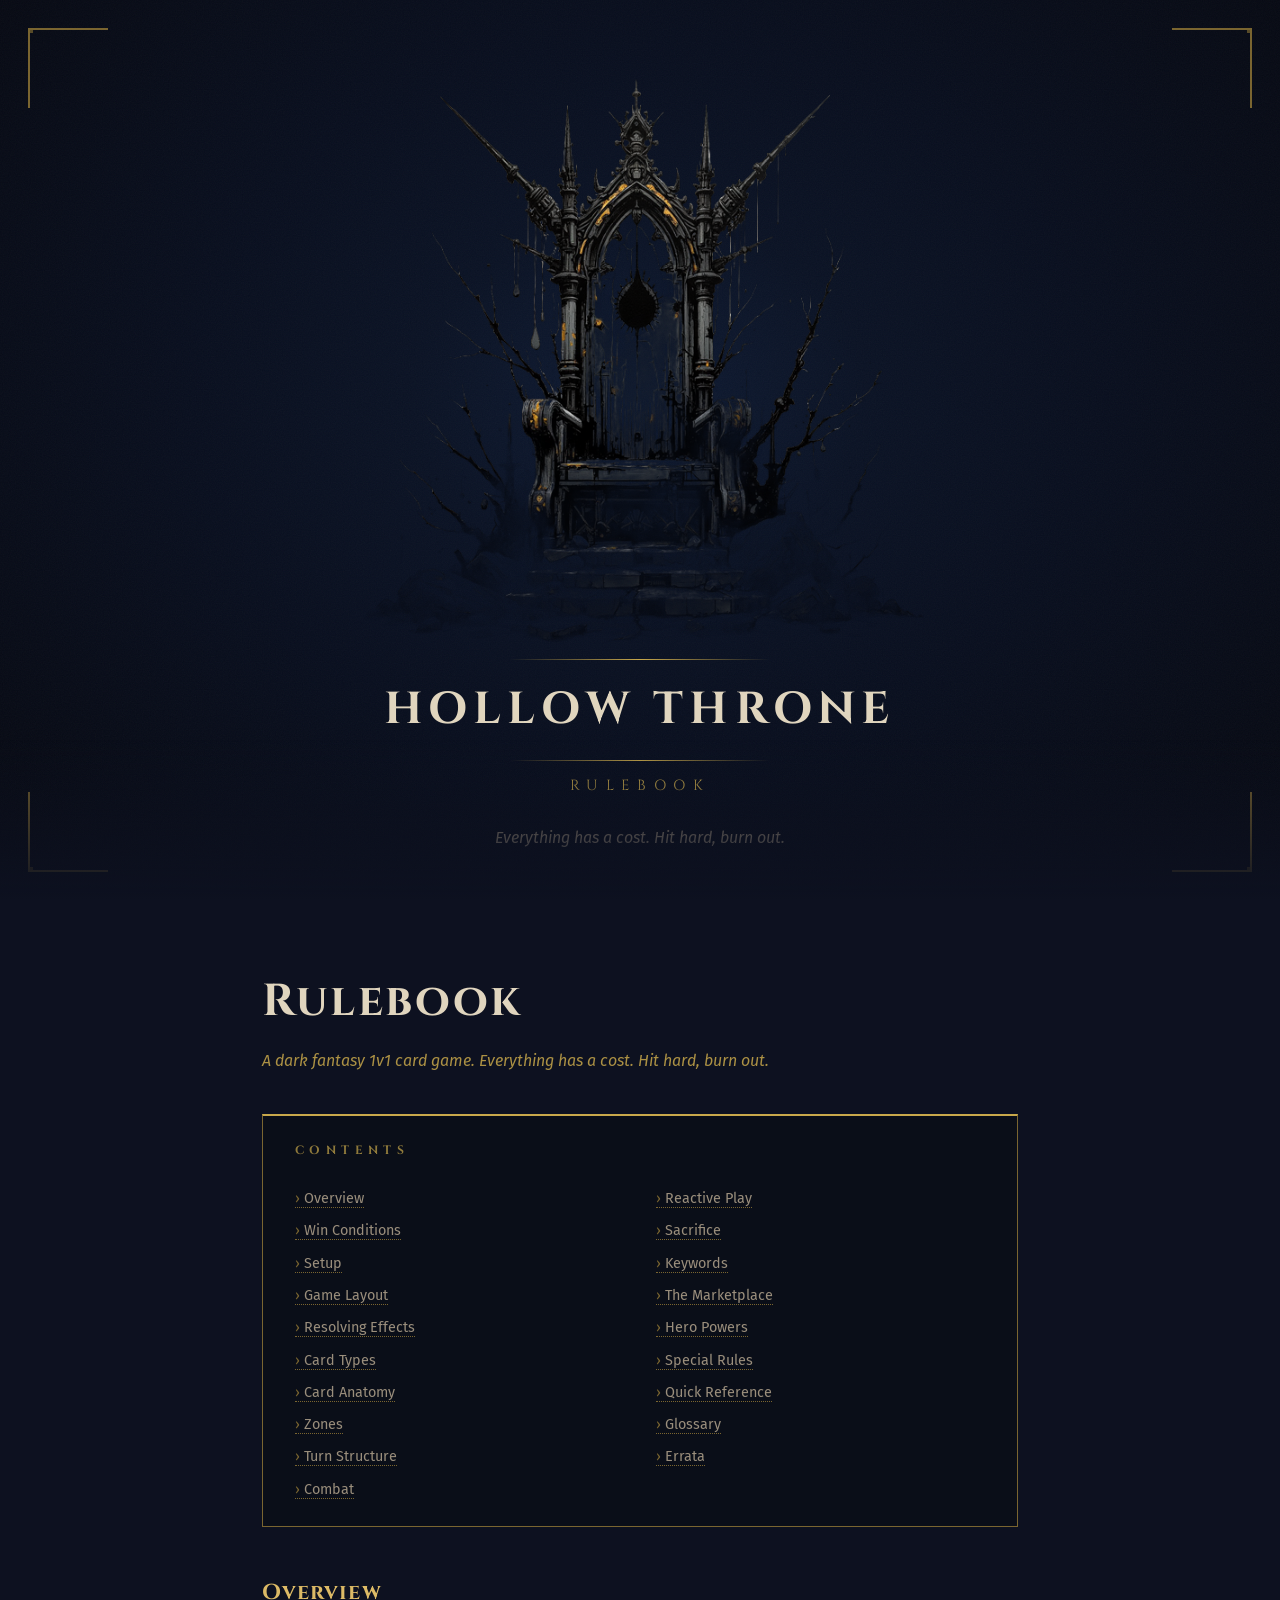
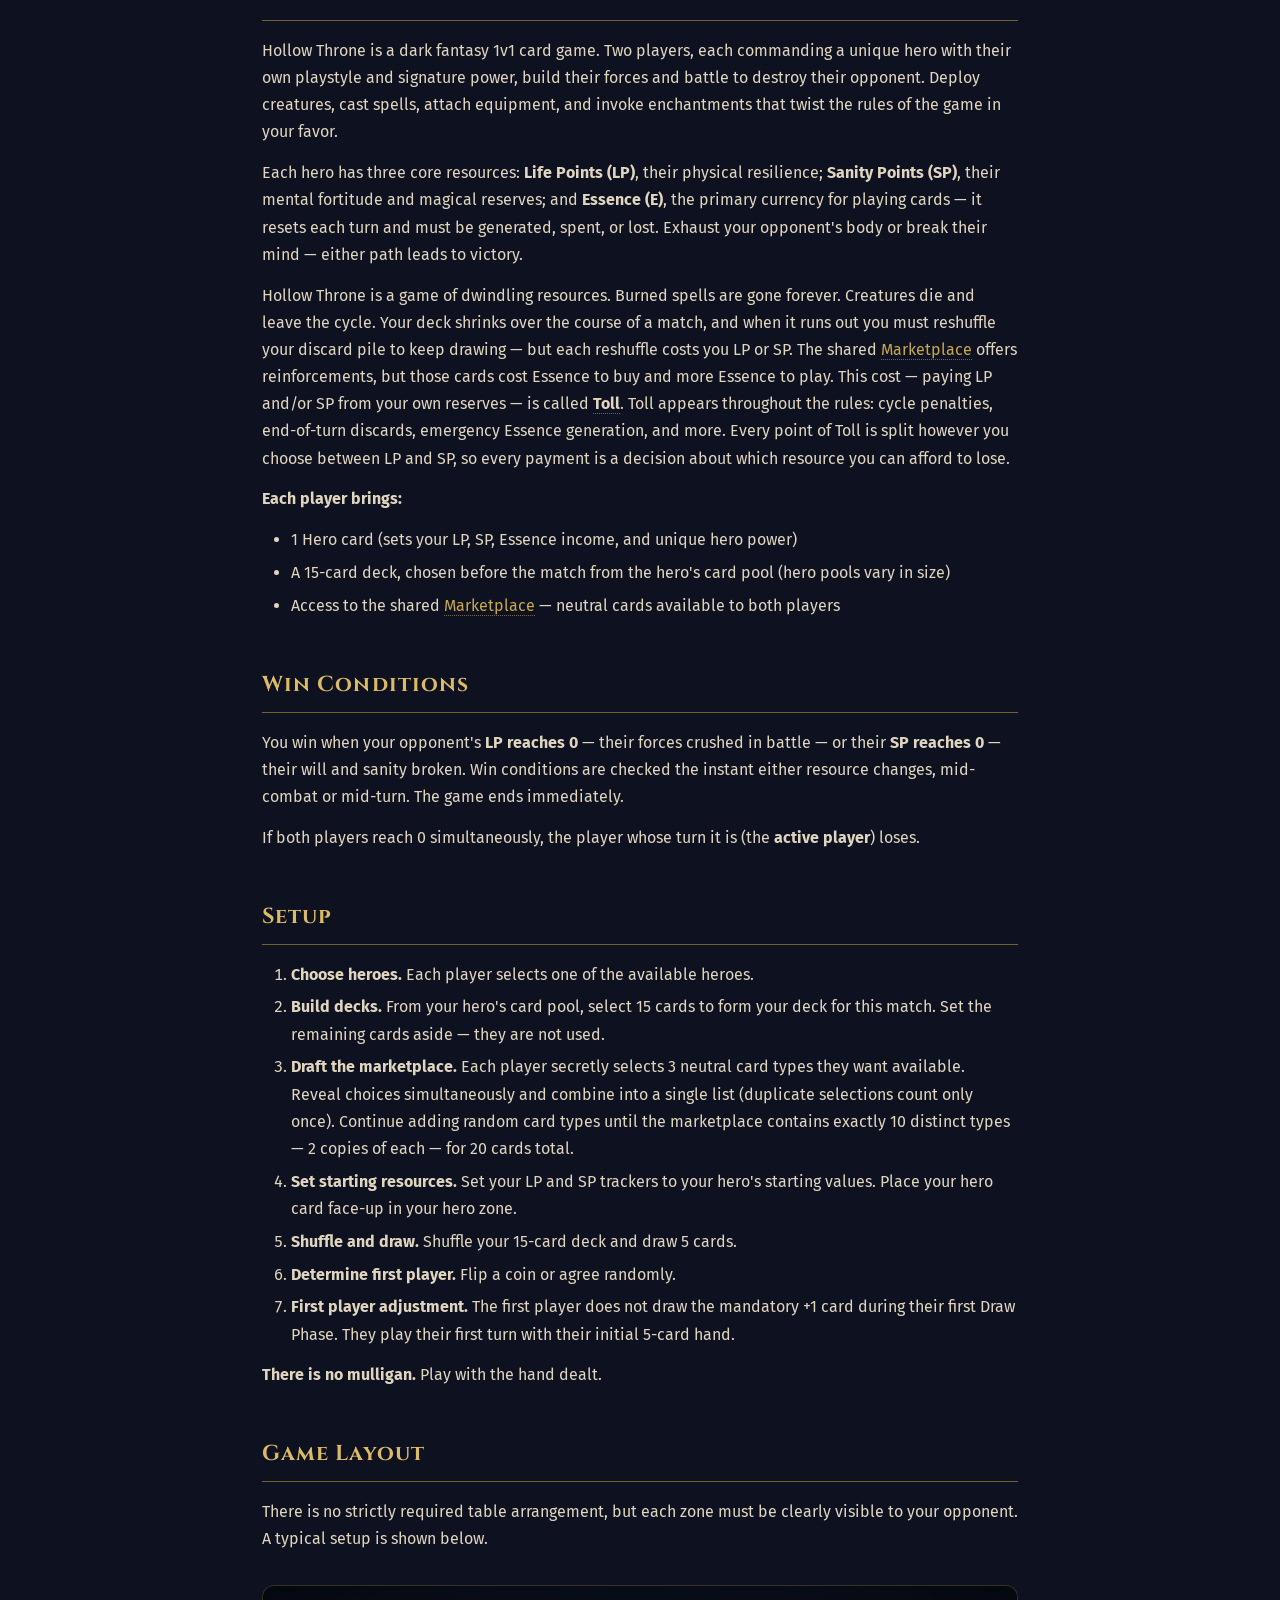
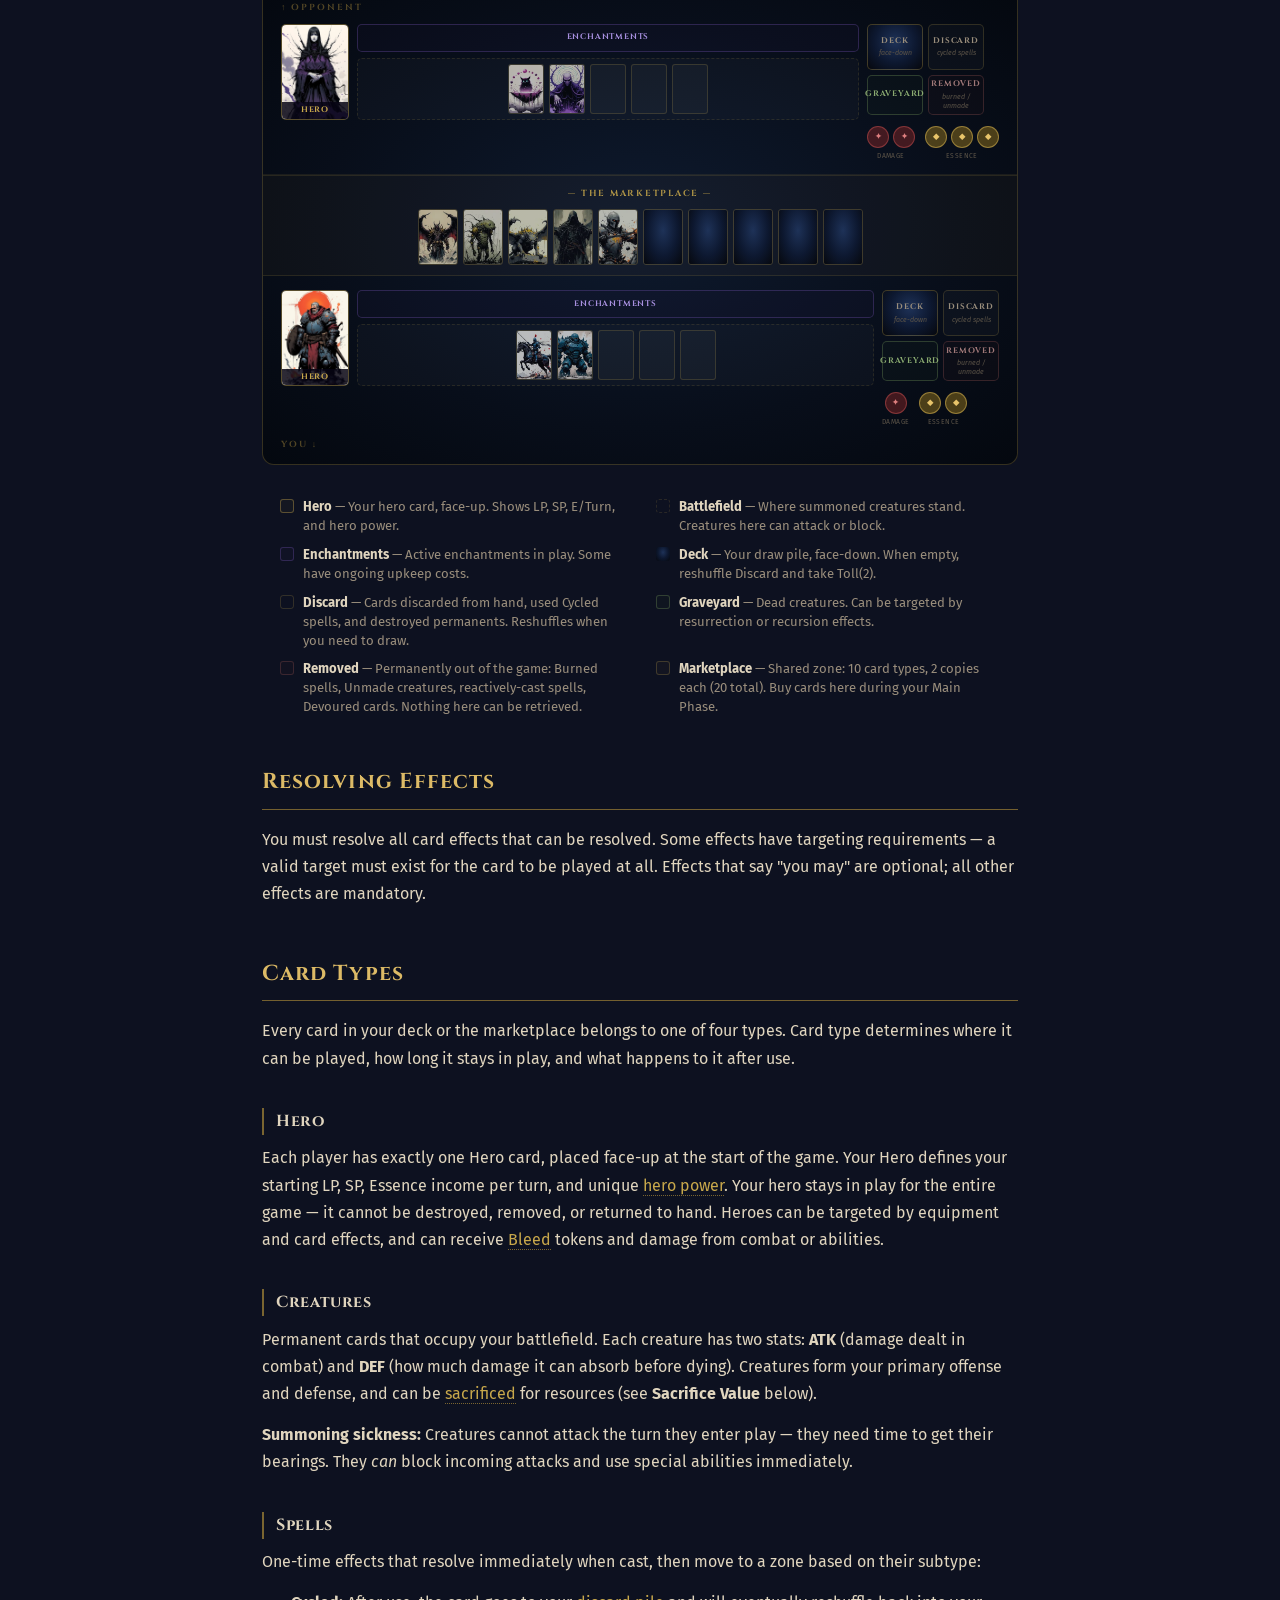
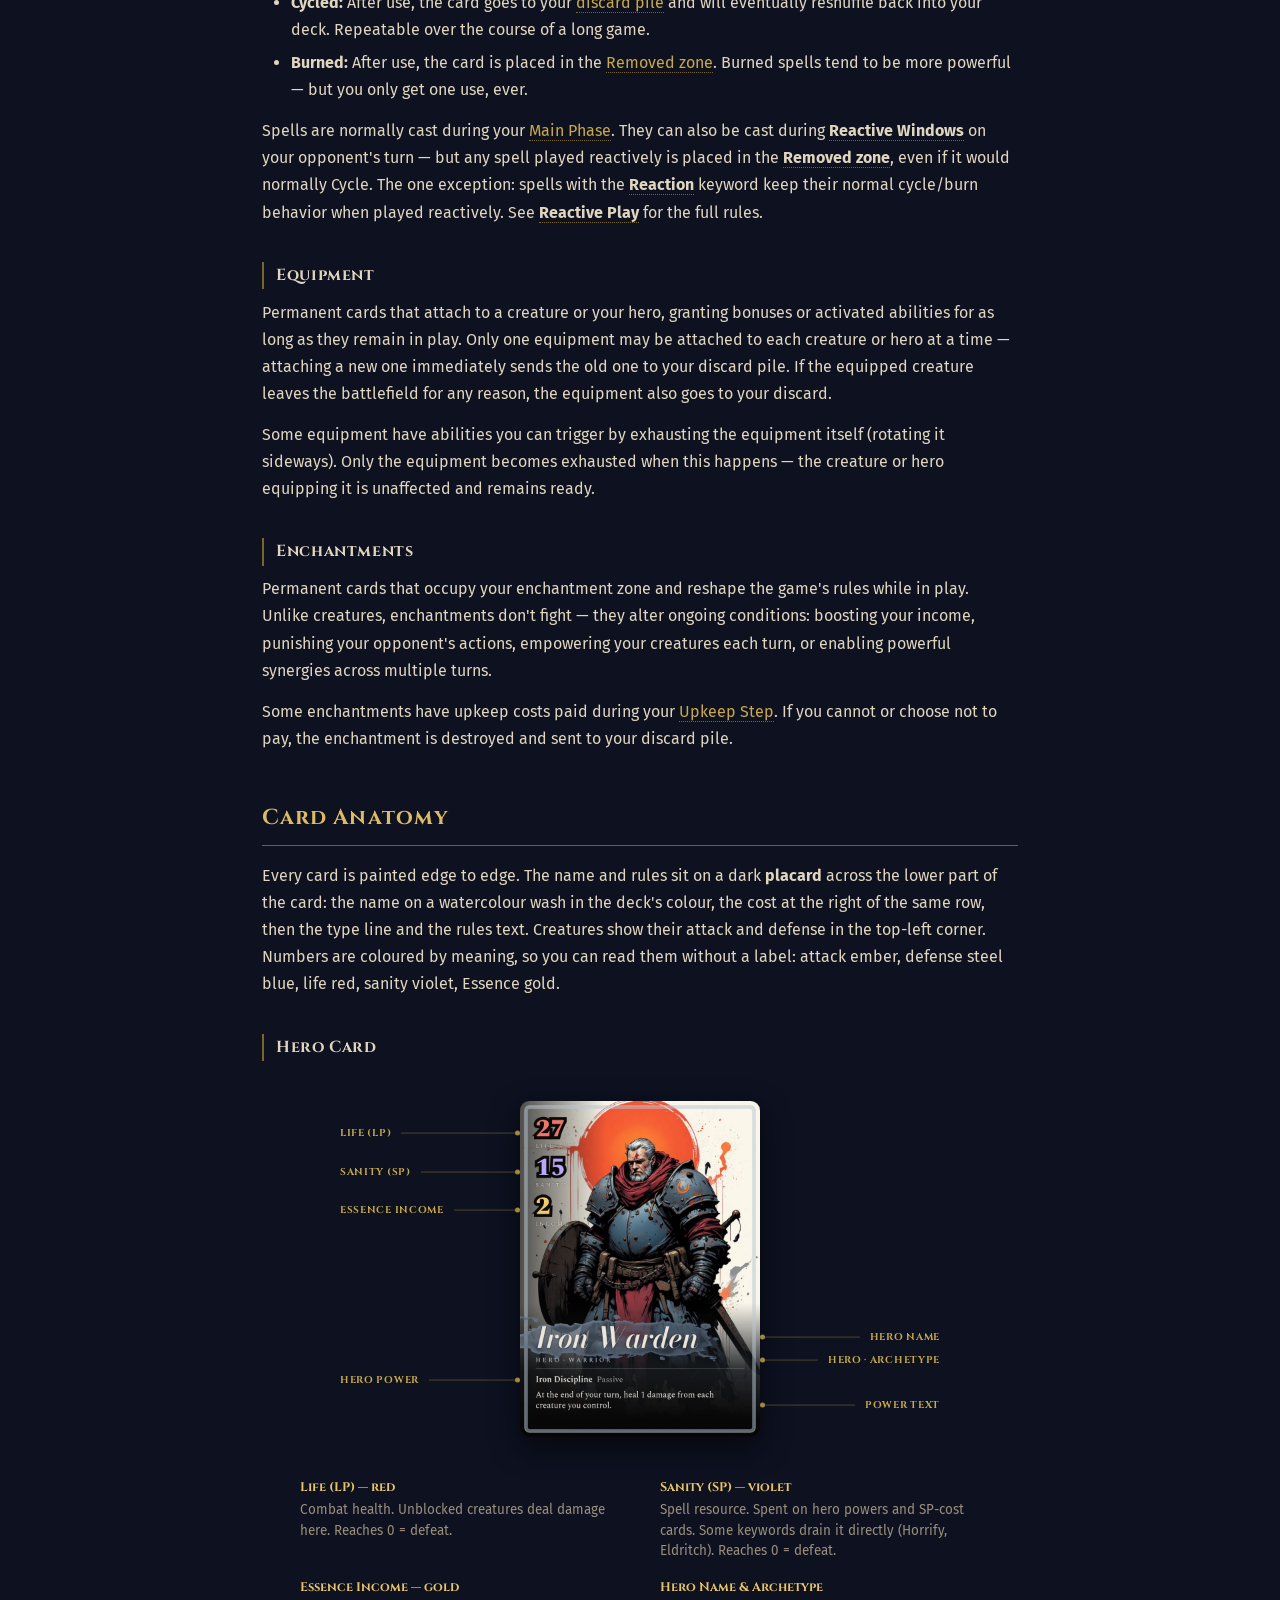
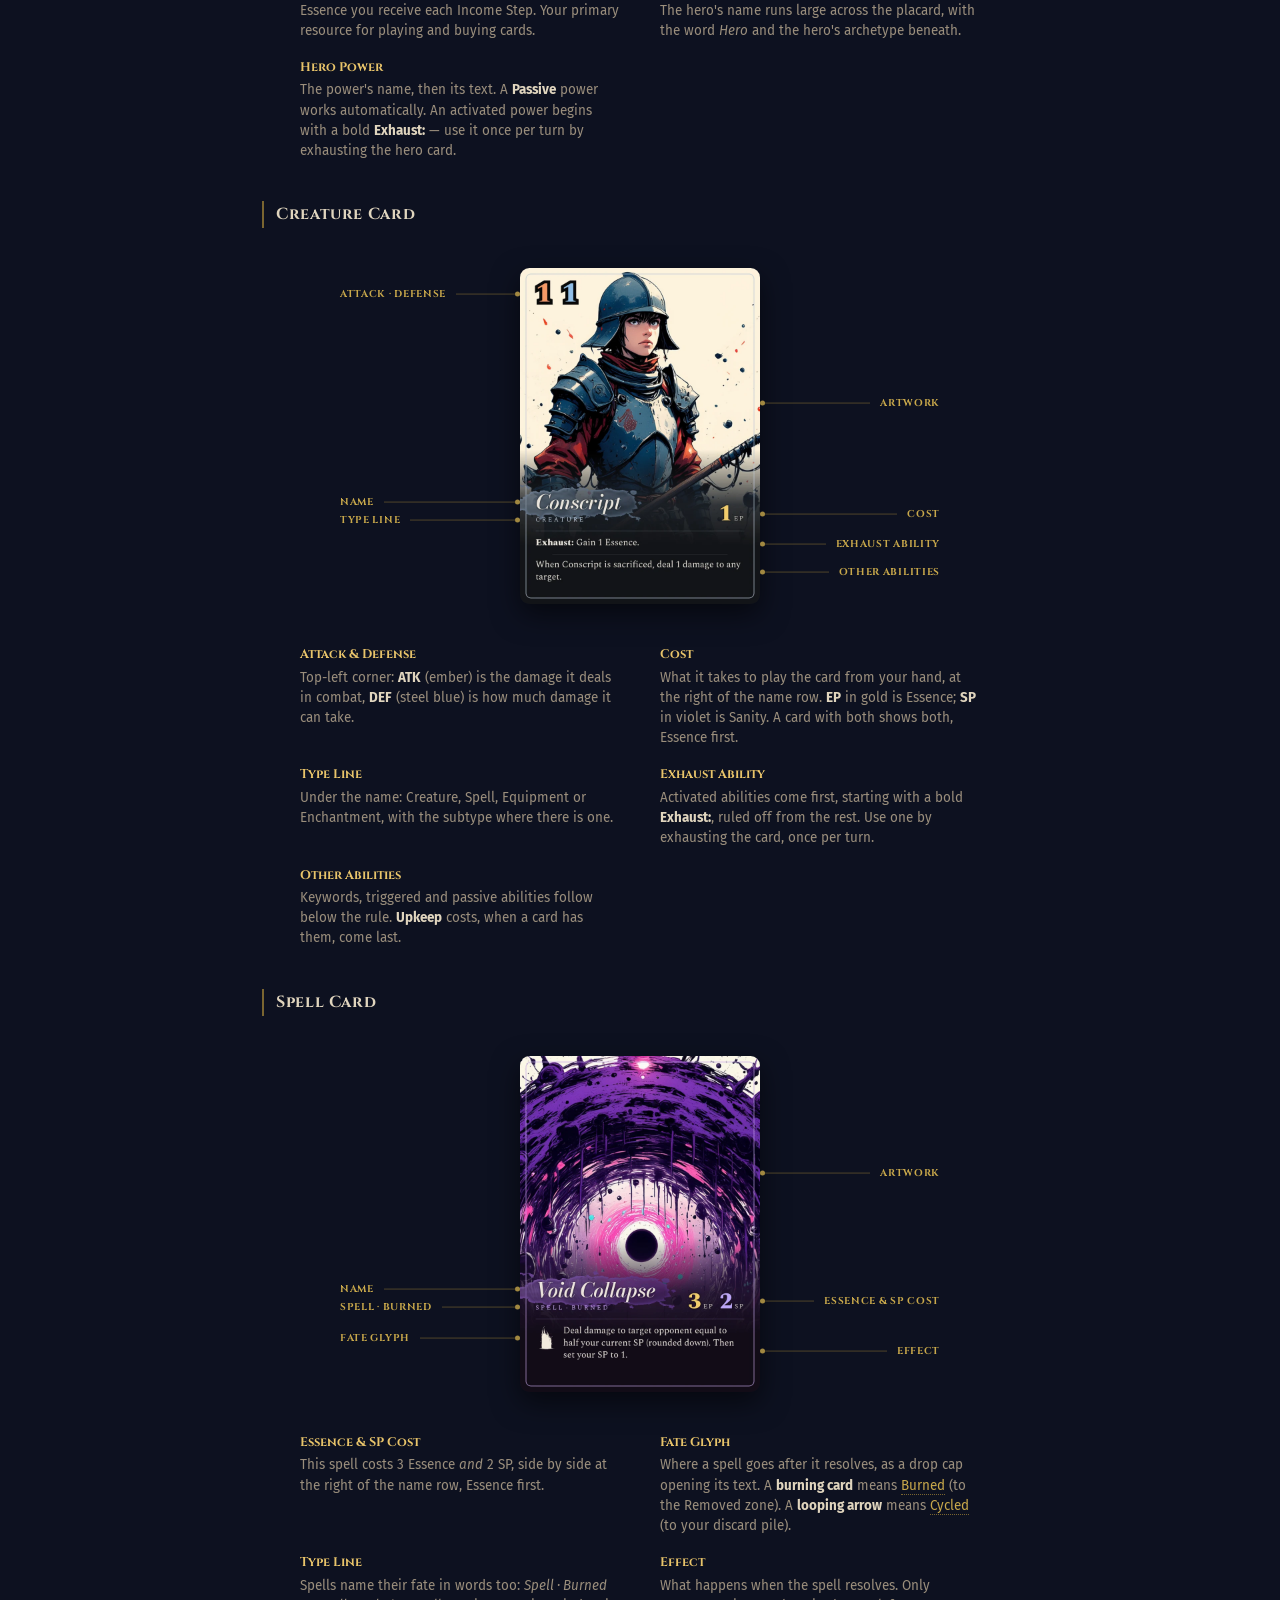
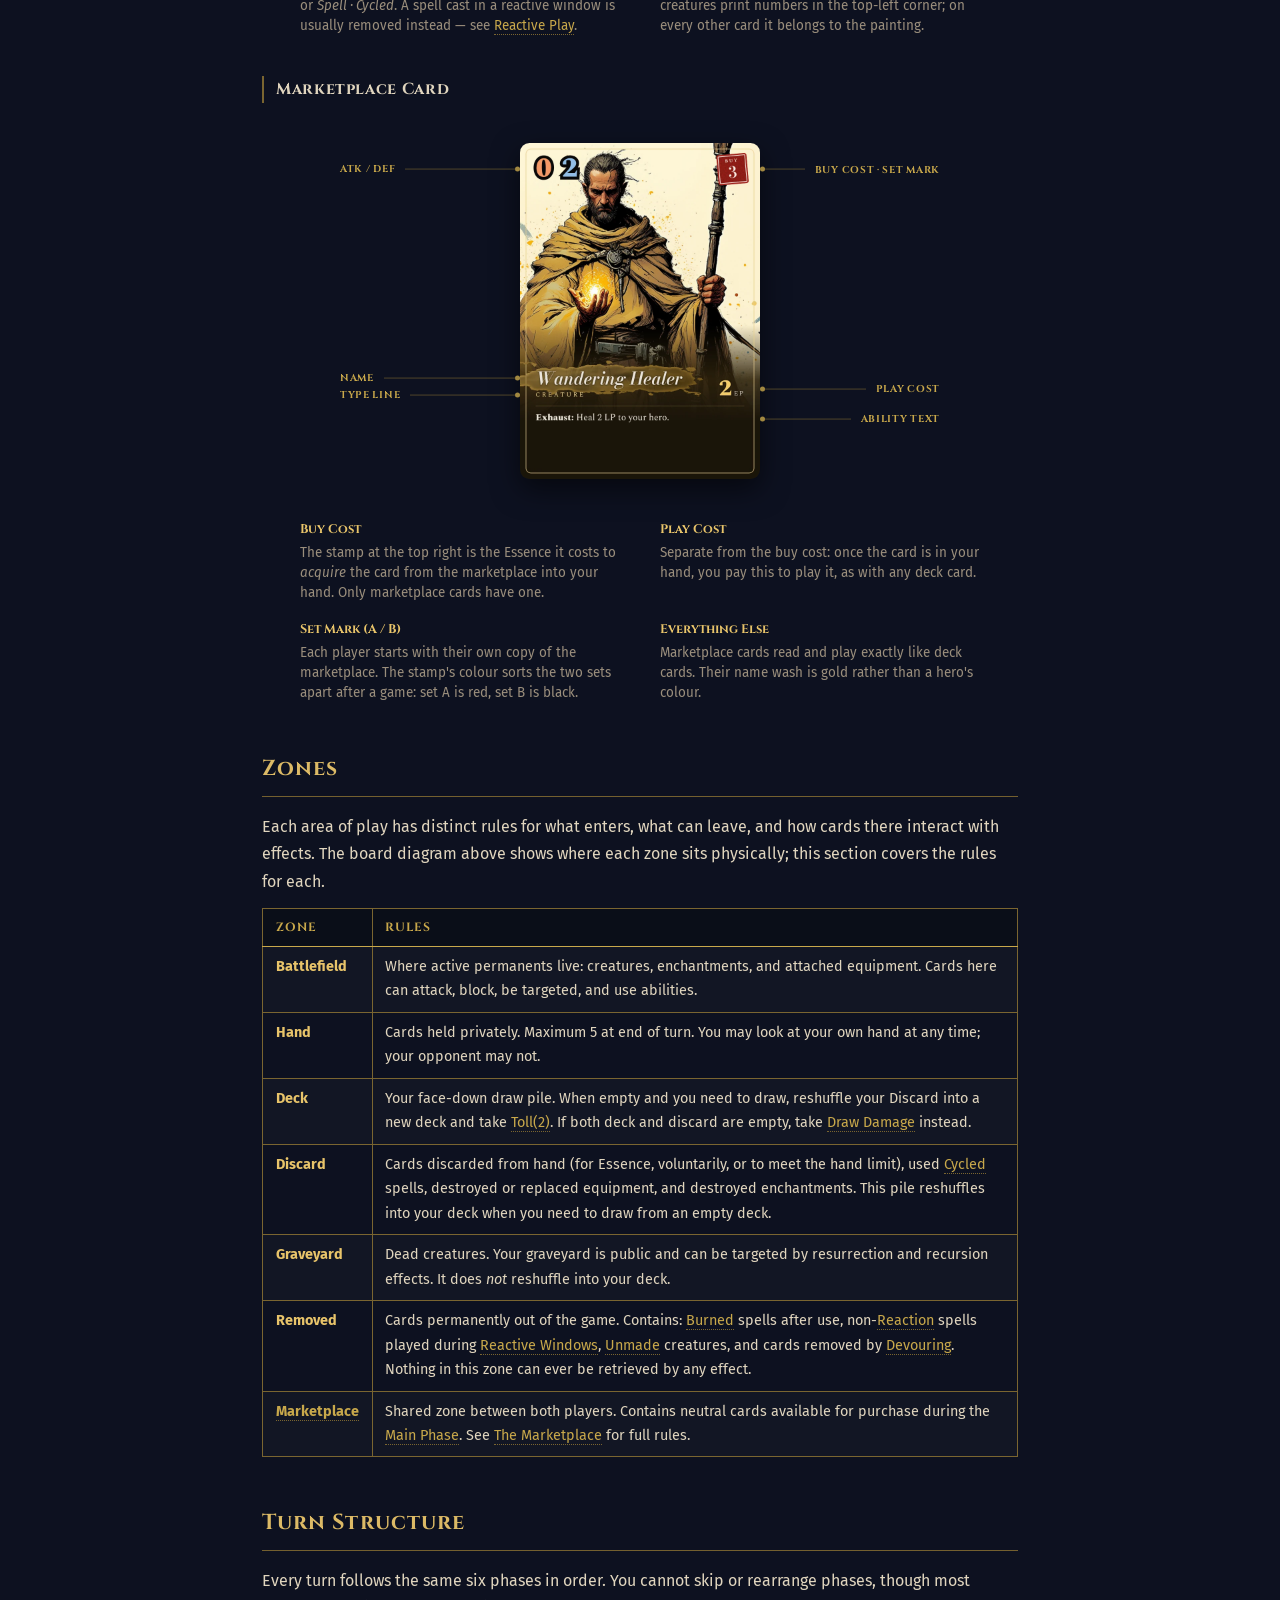
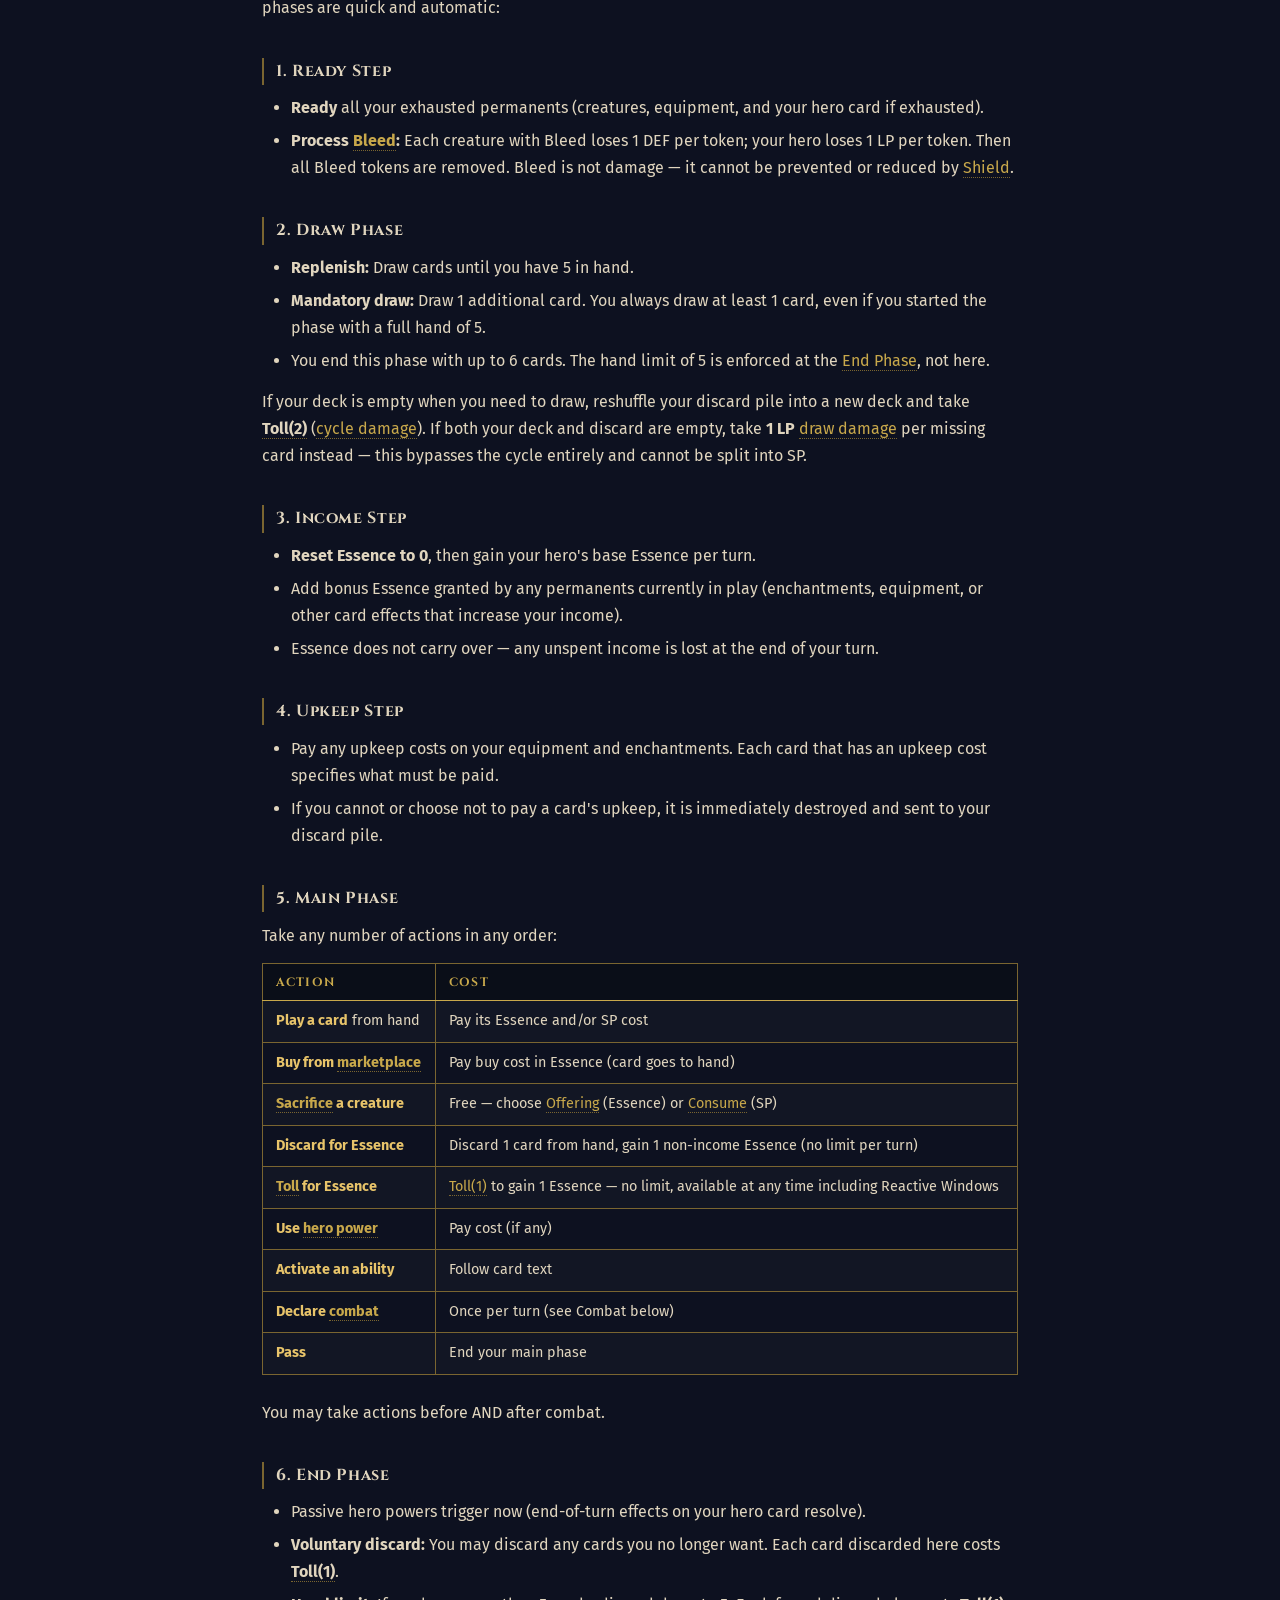
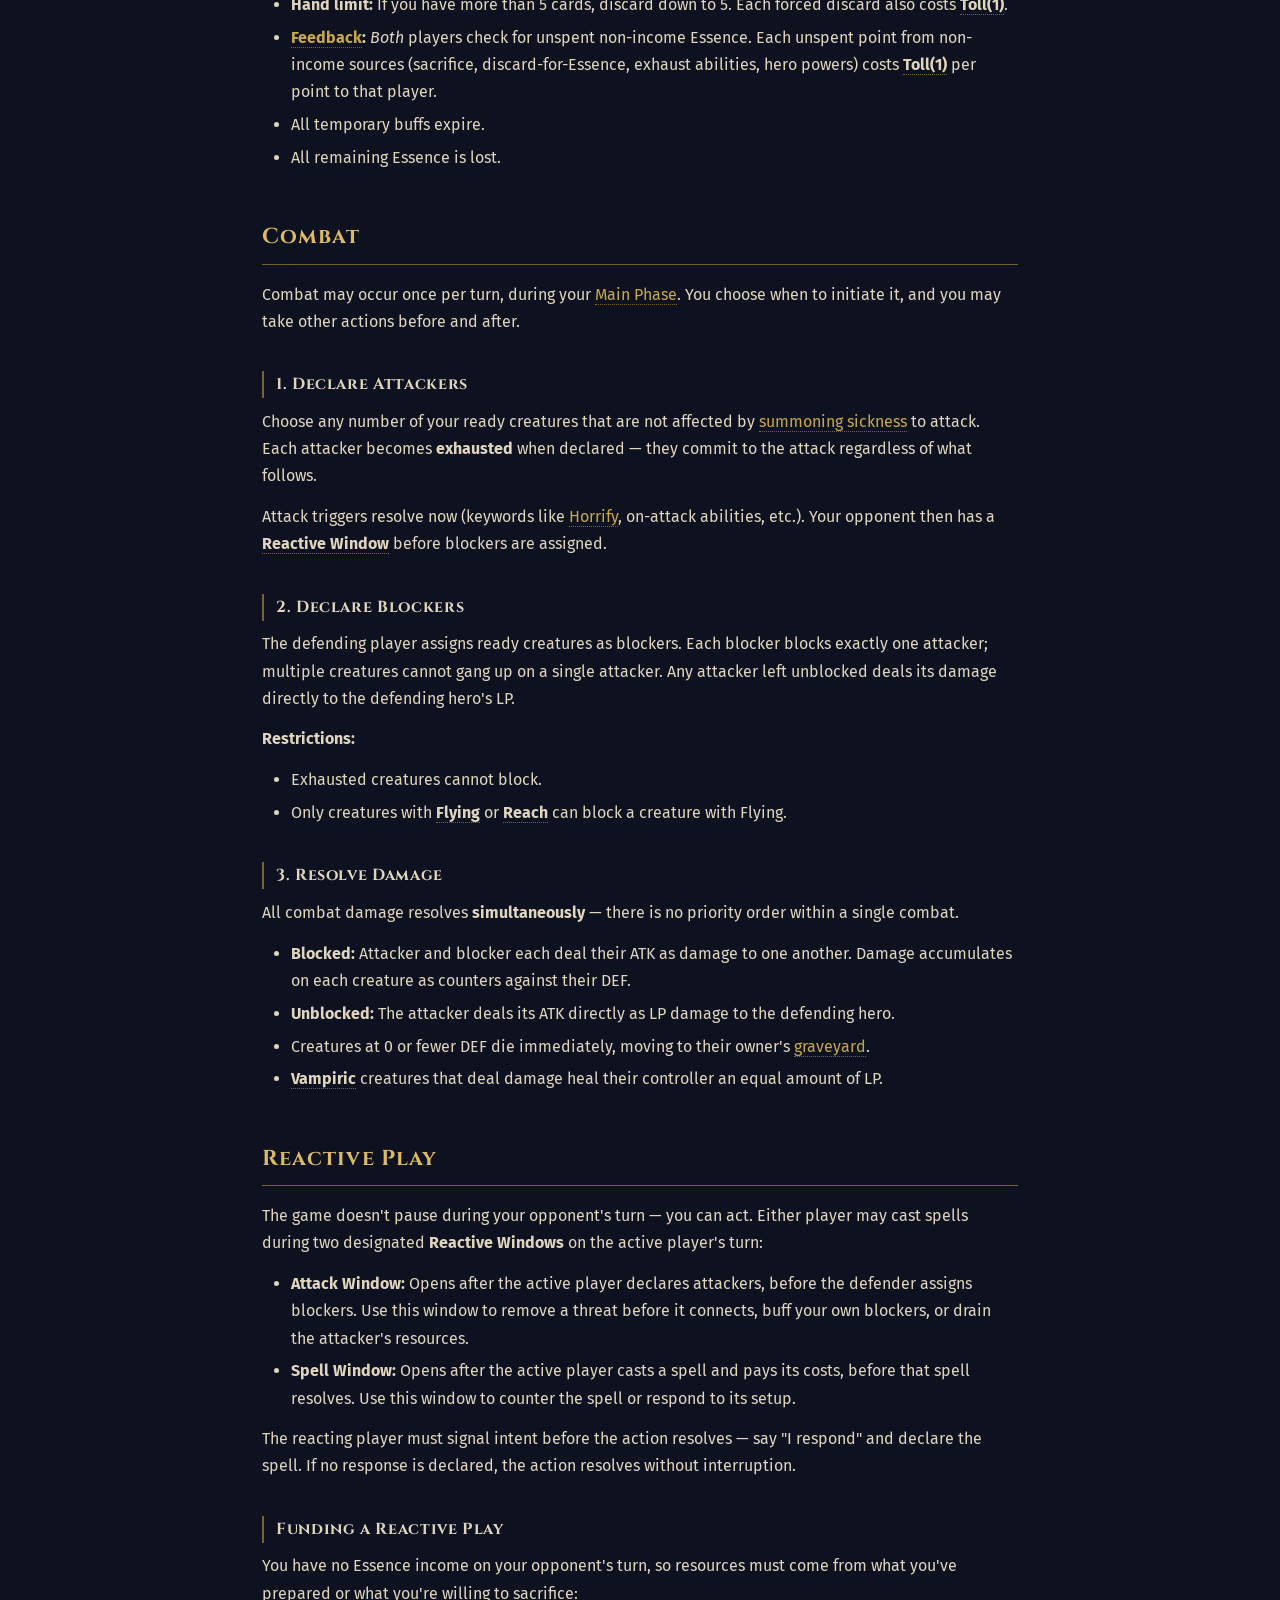
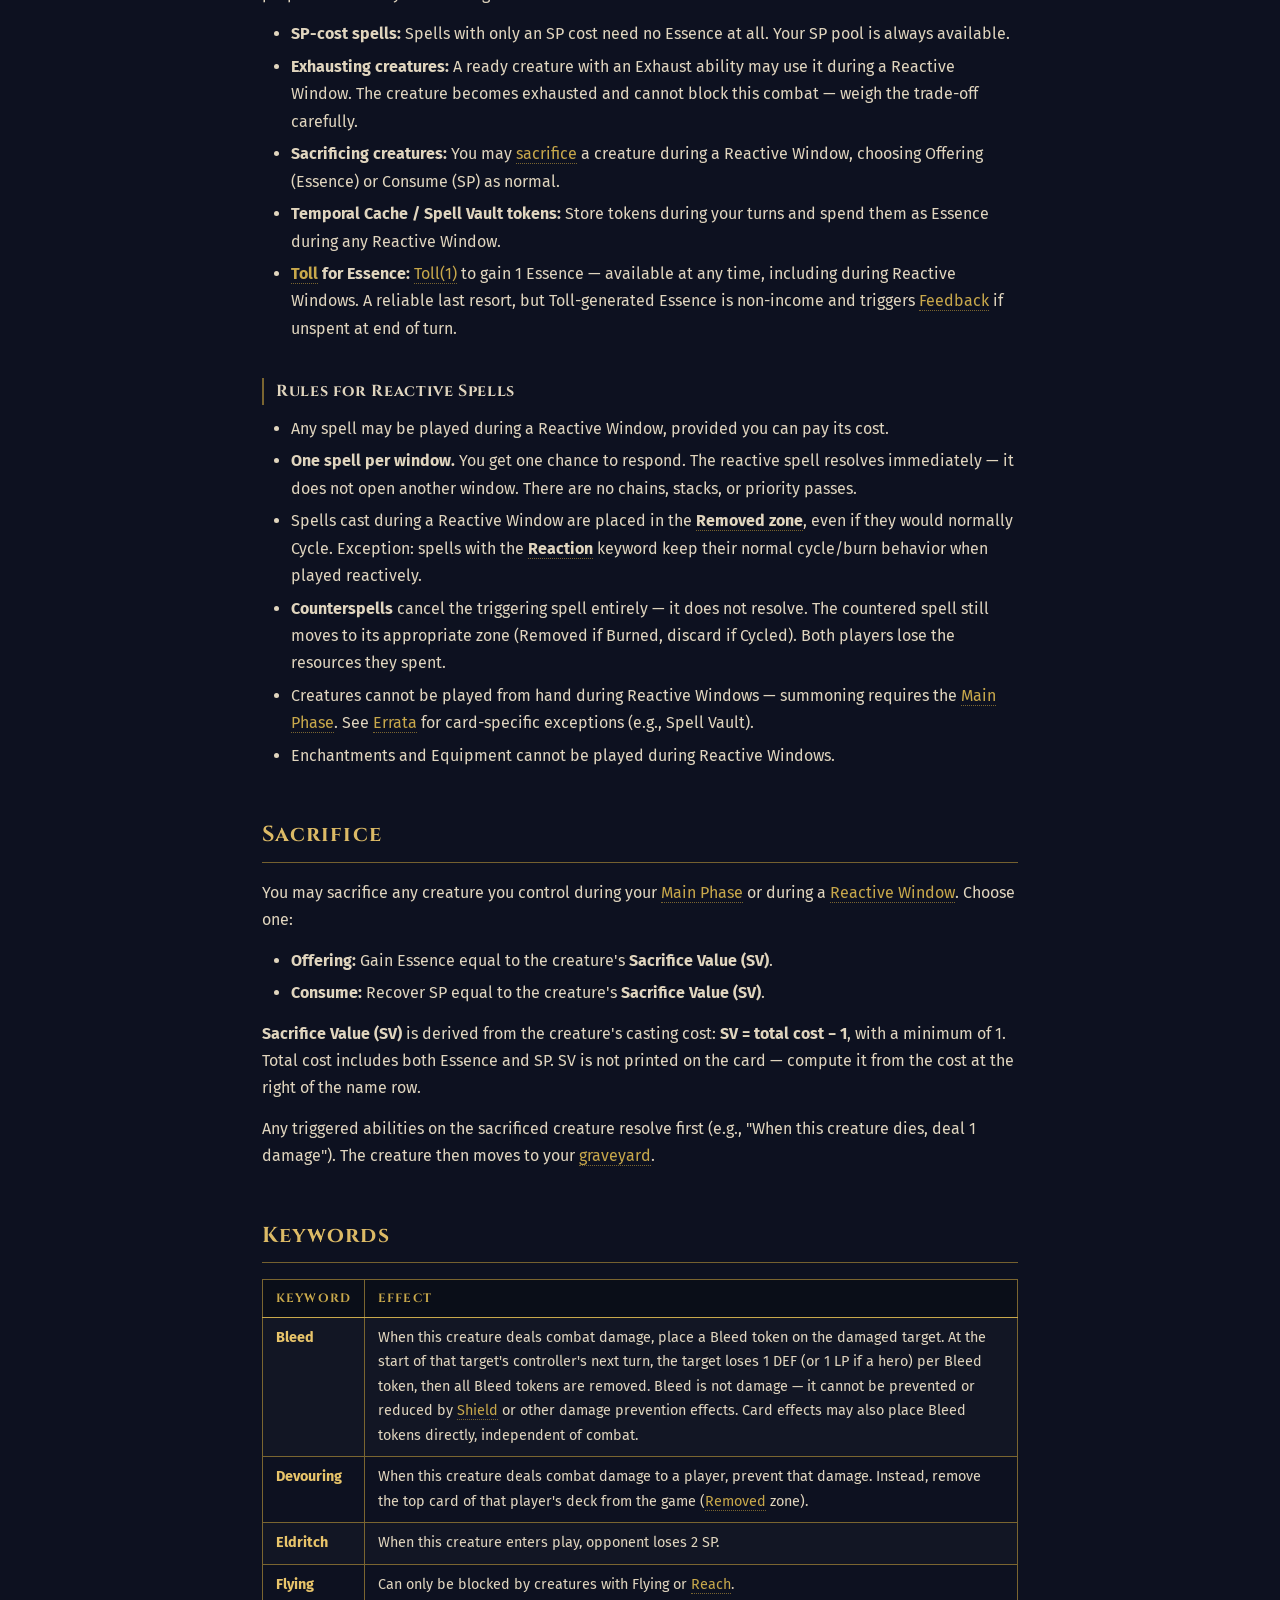
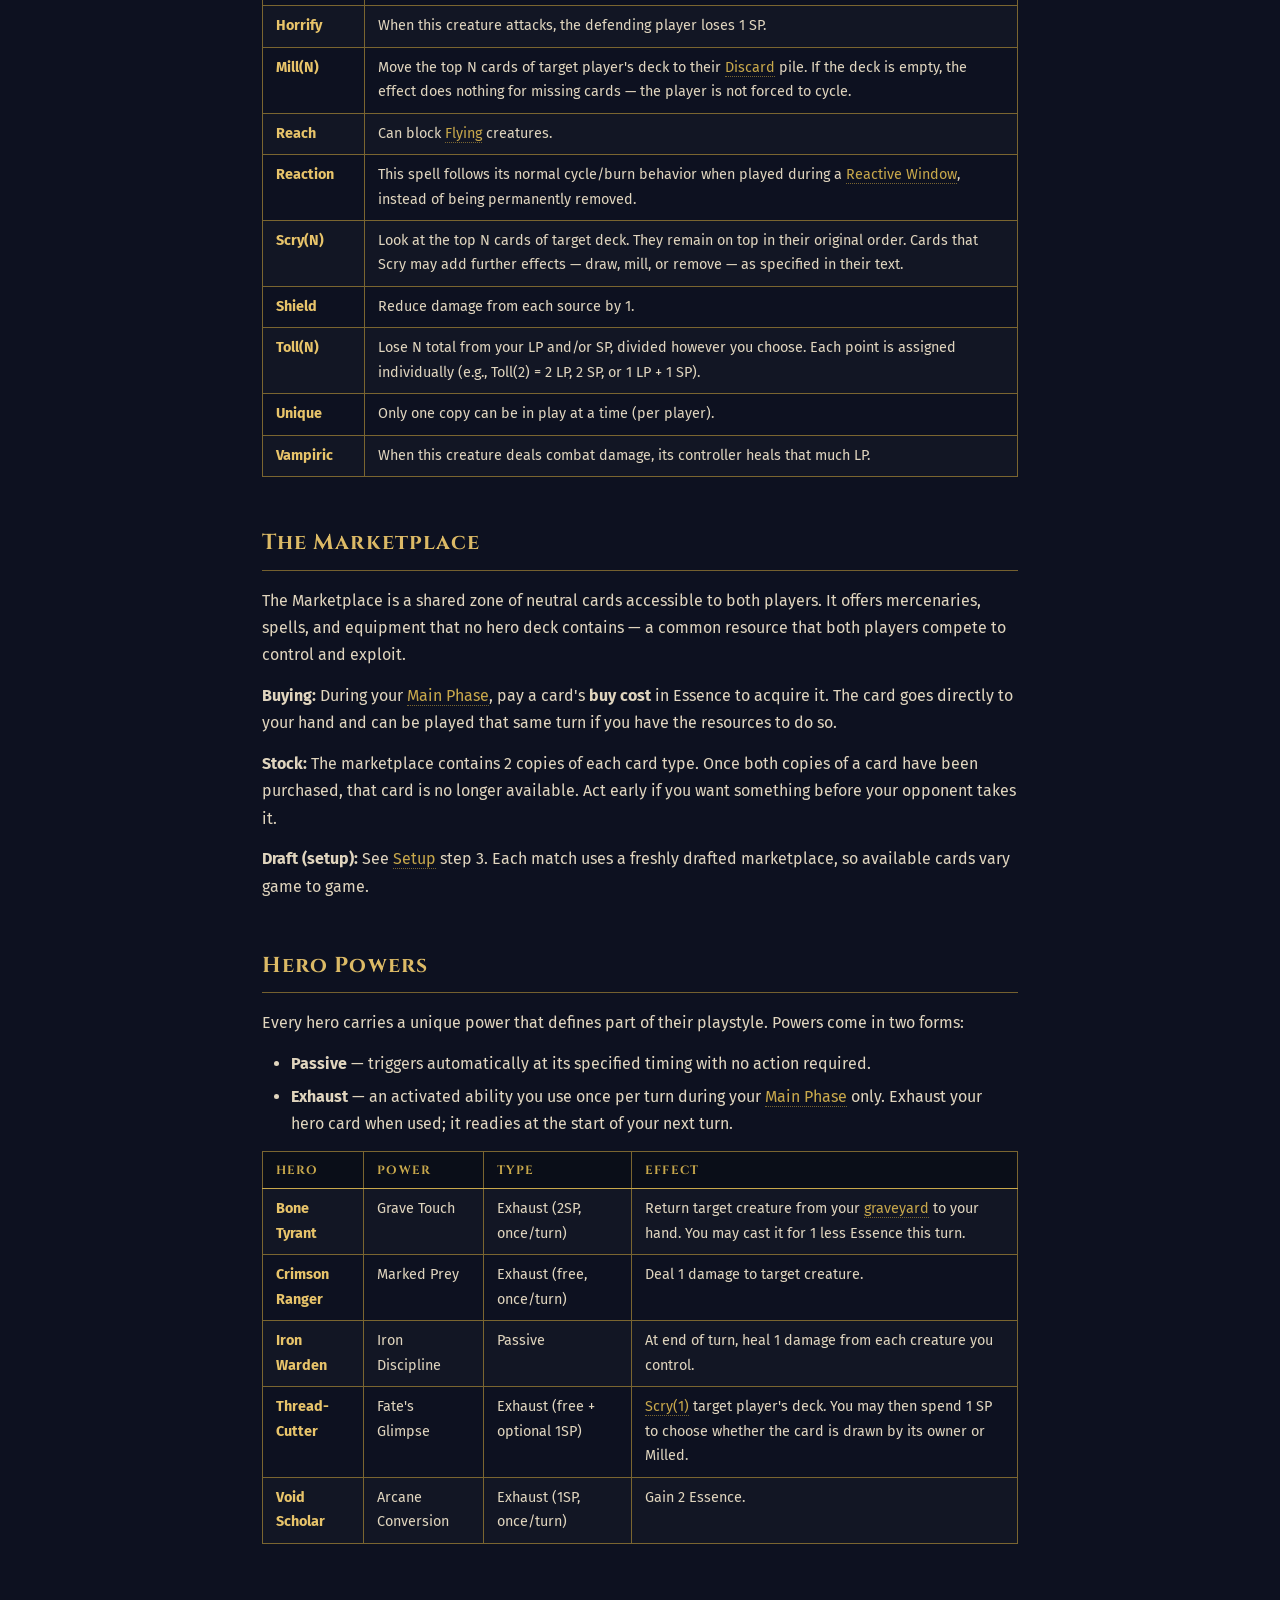
<file: rules/index.html>
<!DOCTYPE html>
<html lang="en">
<head>
<meta charset="UTF-8">
<meta name="viewport" content="width=device-width, initial-scale=1.0">
<title>Hollow Throne — Rulebook</title>
<style>
  /* ── Fonts ────────────────────────────────────────────── */
  @font-face {
    font-family: 'Cinzel';
    src: url('../assets/fonts/Cinzel-Regular.ttf') format('truetype');
    font-weight: 400; font-display: swap;
  }
  @font-face {
    font-family: 'Cinzel';
    src: url('../assets/fonts/Cinzel-Bold.ttf') format('truetype');
    font-weight: 700; font-display: swap;
  }
  @font-face {
    font-family: 'FiraSans';
    src: url('../assets/fonts/FiraSans-Regular.ttf') format('truetype');
    font-weight: 400; font-display: swap;
  }
  @font-face {
    font-family: 'FiraSans';
    src: url('../assets/fonts/FiraSans-Bold.ttf') format('truetype');
    font-weight: 700; font-display: swap;
  }
  @font-face {
    font-family: 'FiraSans';
    src: url('../assets/fonts/FiraSans-Italic.ttf') format('truetype');
    font-weight: 400; font-style: italic; font-display: swap;
  }

  /* Card CSS uses 'Fira Sans' and 'Fira Code' — declare with correct path */
  @font-face {
    font-family: 'Fira Sans';
    src: url('../assets/fonts/FiraSans-Regular.ttf') format('truetype');
    font-weight: 400; font-display: swap;
  }
  @font-face {
    font-family: 'Fira Sans';
    src: url('../assets/fonts/FiraSans-Bold.ttf') format('truetype');
    font-weight: 700; font-display: swap;
  }
  @font-face {
    font-family: 'Fira Sans';
    src: url('../assets/fonts/FiraSans-Italic.ttf') format('truetype');
    font-weight: 400; font-style: italic; font-display: swap;
  }
  @font-face {
    font-family: 'Fira Code';
    src: url('../assets/fonts/FiraCode-Bold.ttf') format('truetype');
    font-weight: 700; font-display: swap;
  }

  /* ── Design Tokens ────────────────────────────────────── */
  :root {
    --void:        #060810;
    --ash:         #0a0e18;
    --ember:       #101a26;
    --page:        #0d1120;
    --gold:        #c8a84b;
    --gold-dim:    #7a6530;
    --gold-bright: #e8c46a;
    --bone:        #e0d5be;
    --bone-dim:    #9a8e7c;
    --bone-faint:  #5c5448;
  }

  /* ── Reset ────────────────────────────────────────────── */
  *, *::before, *::after { box-sizing: border-box; margin: 0; padding: 0; }
  html { scroll-behavior: smooth; }

  body {
    background: var(--page);
    color: var(--bone);
    font-family: 'FiraSans', Georgia, serif;
    font-size: 16px;
    line-height: 1.7;
    overflow-x: hidden;
  }

  /* ════════════════════════════════════════════════════════
     COVER PAGE
  ════════════════════════════════════════════════════════ */
  .cover {
    position: relative;
    height: 100vh;
    min-height: 640px;
    display: flex;
    flex-direction: column;
    align-items: center;
    justify-content: center;
    text-align: center;
    overflow: hidden;
  }

  /* Atmospheric dark blue background */
  .cover-bg {
    position: absolute;
    inset: 0;
    background:
      radial-gradient(ellipse at 50% 44%, #0e1a32 0%, #0a1224 25%, #080e1e 50%, var(--void) 100%);
    z-index: 0;
  }

  /* SVG grain texture */
  .cover-bg::after {
    content: '';
    position: absolute;
    inset: 0;
    opacity: 0.04;
    background-image: url("data:image/svg+xml,%3Csvg xmlns='http://www.w3.org/2000/svg' width='300' height='300'%3E%3Cfilter id='n'%3E%3CfeTurbulence type='fractalNoise' baseFrequency='0.85' numOctaves='4' stitchTiles='stitch'/%3E%3C/filter%3E%3Crect width='100%25' height='100%25' filter='url(%23n)'/%3E%3C/svg%3E");
    background-size: 300px 300px;
  }

  /* Card-frame corner brackets */
  .frame-corner {
    position: absolute;
    width: 80px; height: 80px;
    border-color: var(--gold-dim);
    border-style: solid;
    opacity: 0.25;
    z-index: 2;
    animation: fadeIn 2s 0.5s ease both;
  }
  .frame-corner.tl { top: 28px;  left: 28px;  border-width: 2px 0 0 2px; }
  .frame-corner.tr { top: 28px;  right: 28px; border-width: 2px 2px 0 0; }
  .frame-corner.bl { bottom: 28px; left: 28px;  border-width: 0 0 2px 2px; }
  .frame-corner.br { bottom: 28px; right: 28px; border-width: 0 2px 2px 0; }
  .frame-corner::before {
    content: '';
    position: absolute;
    width: 4px; height: 4px;
    background: var(--gold-dim);
    opacity: 0.7;
  }
  .frame-corner.tl::before { top: -1px;    left: -1px;   }
  .frame-corner.tr::before { top: -1px;    right: -1px;  }
  .frame-corner.bl::before { bottom: -1px; left: -1px;   }
  .frame-corner.br::before { bottom: -1px; right: -1px;  }

  .cover-content {
    position: relative;
    z-index: 3;
    display: flex;
    flex-direction: column;
    align-items: center;
    gap: 0.75rem;
  }

  .cover-emblem {
    width: min(88vw, 720px);
    height: auto;
    animation: emblemReveal 2s ease both;
  }

  .cover-title {
    font-family: 'Cinzel', serif;
    font-size: clamp(1.8rem, 4.5vw, 2.8rem);
    font-weight: 700;
    color: var(--bone);
    letter-spacing: 0.14em;
    text-transform: uppercase;
    margin: 0;
    animation: fadeInUp 1.8s 0.4s ease both;
  }

  .cover-hairline {
    width: clamp(160px, 38vw, 260px);
    height: 1px;
    background: linear-gradient(90deg, transparent, var(--gold), transparent);
  }

  .cover-subtitle {
    font-family: 'Cinzel', serif;
    font-size: clamp(0.7rem, 1.8vw, 0.92rem);
    letter-spacing: 0.5em;
    text-transform: uppercase;
    color: var(--gold);
    opacity: 0.8;
    animation: fadeInUp 1.8s 0.5s ease both;
  }

  .cover-tagline {
    font-style: italic;
    font-size: clamp(0.88rem, 2vw, 1rem);
    color: var(--bone-dim);
    animation: fadeInUp 1.8s 0.7s ease both;
  }

  .cover-fade {
    position: absolute;
    bottom: 0; left: 0; right: 0;
    height: 160px;
    background: linear-gradient(to bottom, transparent, var(--page));
    z-index: 4;
    pointer-events: none;
  }

  /* ════════════════════════════════════════════════════════
     RULEBOOK BODY
  ════════════════════════════════════════════════════════ */
  .rulebook {
    max-width: 820px;
    margin: 0 auto;
    padding: 4rem 2rem 6rem;
  }

  /* Section divider line */
  .section-rule {
    width: 100%;
    height: 1px;
    background: linear-gradient(90deg, transparent, var(--gold-dim), transparent);
    margin: 3rem 0 2.5rem;
  }

  h1 {
    font-family: 'Cinzel', serif;
    font-size: clamp(1.8rem, 4vw, 2.8rem);
    font-weight: 700;
    color: var(--bone);
    letter-spacing: 0.05em;
    margin-bottom: 0.4rem;
  }

  .tagline {
    font-style: italic;
    color: var(--gold);
    margin-bottom: 2.5rem;
    font-size: 1rem;
    opacity: 0.85;
  }

  h2 {
    font-family: 'Cinzel', serif;
    font-size: 1.35rem;
    font-weight: 700;
    color: var(--gold-bright);
    letter-spacing: 0.05em;
    margin-top: 3rem;
    margin-bottom: 1rem;
    padding-bottom: 0.5rem;
    border-bottom: 1px solid var(--gold-dim);
    opacity: 0.95;
  }

  h3 {
    font-family: 'Cinzel', serif;
    font-size: 1rem;
    font-weight: 700;
    color: var(--bone);
    letter-spacing: 0.04em;
    margin-top: 2.25rem;
    margin-bottom: 0.6rem;
    padding-left: 0.75rem;
    border-left: 2px solid var(--gold-dim);
  }

  h4 {
    font-family: 'FiraSans', serif;
    font-size: 0.95rem;
    font-weight: 700;
    color: var(--bone);
    margin-top: 1.2rem;
    margin-bottom: 0.4rem;
  }

  p { margin-bottom: 0.85rem; }

  hr {
    border: none;
    height: 1px;
    background: linear-gradient(90deg, transparent, var(--gold-dim), transparent);
    margin: 2.5rem 0;
  }

  ul, ol {
    margin-bottom: 0.85rem;
    padding-left: 1.8rem;
  }

  li { margin-bottom: 0.35rem; }

  strong { font-weight: 700; color: var(--bone); }
  em     { font-style: italic; }

  /* ── Table of Contents ─────────────────────────────────── */
  .toc {
    background: var(--ash);
    border: 1px solid var(--gold-dim);
    border-top: 2px solid var(--gold);
    padding: 1.5rem 2rem;
    margin-bottom: 3rem;
  }

  .toc h2 {
    font-size: 0.75rem;
    letter-spacing: 0.45em;
    text-transform: uppercase;
    color: var(--gold);
    margin-top: 0;
    margin-bottom: 1rem;
    border-bottom: none;
    opacity: 0.7;
  }

  .toc ul {
    list-style: none;
    padding-left: 0;
    margin-bottom: 0;
    columns: 2;
    column-gap: 2rem;
  }

  .toc li { margin-bottom: 0.3rem; break-inside: avoid; }

  .toc a {
    text-decoration: none;
    color: var(--bone-dim);
    font-size: 0.9rem;
    transition: color 0.2s ease;
  }

  .toc a:hover { color: var(--gold); }

  .toc a::before {
    content: '›  ';
    color: var(--gold-dim);
  }

  /* ── Tables ────────────────────────────────────────────── */
  table {
    width: 100%;
    border-collapse: collapse;
    margin-bottom: 1.5rem;
    font-size: 0.9rem;
  }

  th, td {
    border: 1px solid var(--gold-dim);
    padding: 0.5rem 0.8rem;
    text-align: left;
    vertical-align: top;
  }

  th {
    background: var(--ash);
    font-family: 'Cinzel', serif;
    font-size: 0.75rem;
    letter-spacing: 0.1em;
    text-transform: uppercase;
    color: var(--gold);
    font-weight: 700;
    border-bottom-color: var(--gold);
  }

  tr:nth-child(even) td { background: rgba(255,255,255,0.02); }
  tr:hover td { background: rgba(200, 168, 75, 0.04); }

  td strong { color: var(--gold-bright); }

  /* ── Links ─────────────────────────────────────────────── */
  a {
    color: var(--gold);
    text-decoration: none;
    border-bottom: 1px dotted var(--gold-dim);
    transition: color 0.2s ease, border-color 0.2s ease;
  }

  a:hover {
    color: var(--gold-bright);
    border-bottom-color: var(--gold);
  }

  /* ── Glossary ──────────────────────────────────────────── */
  .glossary { margin-top: 1rem; }

  .glossary dl {
    columns: 2;
    column-gap: 2rem;
  }

  .glossary dt {
    font-family: 'Cinzel', serif;
    font-size: 0.85rem;
    font-weight: 700;
    color: var(--gold-bright);
    margin-top: 0.8rem;
    break-after: avoid;
  }

  .glossary dd {
    margin-left: 0;
    margin-bottom: 0.3rem;
    color: var(--bone-dim);
    font-size: 0.88rem;
    break-inside: avoid;
  }

  /* ── Keyframes ──────────────────────────────────────────── */
  @keyframes fadeIn {
    from { opacity: 0; } to { opacity: 1; }
  }
  @keyframes fadeInUp {
    from { opacity: 0; transform: translateY(14px); }
    to   { opacity: 1; transform: translateY(0); }
  }
  @keyframes logoReveal {
    from { opacity: 0; transform: scale(0.95); filter: drop-shadow(0 0 0px rgba(200,168,75,0)); }
    to   { opacity: 1; transform: scale(1);    filter: drop-shadow(0 0 60px rgba(200,168,75,0.2)); }
  }
  @keyframes emblemReveal {
    from { opacity: 0; transform: scale(0.92); }
    to   { opacity: 1; transform: scale(1); }
  }

  /* ════════════════════════════════════════════════════════
     INLINE CARD ANATOMY SYSTEM  (classes prefixed ac-)
  ════════════════════════════════════════════════════════ */

  .anatomy-wrap {
    display: flex;
    align-items: flex-start;
    justify-content: center;
    margin: 2.5rem auto;
    max-width: 800px;
  }

  .ac-col {
    width: 190px;
    flex-shrink: 0;
    position: relative;
  }

  .ac-card-col { flex-shrink: 0; }

  .ac-label {
    position: absolute;
    left: 0; right: 0;
    display: flex;
    align-items: center;
    transform: translateY(-50%);
  }

  .ac-label-text {
    font-family: 'Cinzel', serif;
    font-size: 0.62rem;
    font-weight: 700;
    color: var(--gold);
    letter-spacing: 0.07em;
    text-transform: uppercase;
    white-space: nowrap;
    flex-shrink: 0;
    padding: 0 10px;
  }

  .ac-label-line {
    flex: 1;
    height: 1px;
    background: var(--gold-dim);
    min-width: 10px;
    opacity: 0.6;
  }

  .ac-label-dot {
    width: 5px; height: 5px;
    background: var(--gold);
    border-radius: 50%;
    flex-shrink: 0;
    opacity: 0.8;
  }

  /* Anatomy examples are images rendered by the print pipeline (scripts/print/rulebook_cards.py). */
  .ac-card-img {
    display: block;
    width: 63.5mm;
    height: 88.9mm;
    border-radius: 2.5mm;
    box-shadow: 0 10px 28px rgba(0, 0, 0, 0.55);
  }

  /* ── Anatomy Legend ───────────────────────────────────── */
  .anatomy-legend {
    max-width: 680px;
    margin: 2rem auto 0;
    display: grid;
    grid-template-columns: 1fr 1fr;
    gap: 1rem 2.5rem;
  }

  .anatomy-legend dt {
    font-family: 'Cinzel', serif;
    font-size: 0.78rem;
    font-weight: 700;
    color: var(--gold-bright);
    margin-bottom: 0.15rem;
  }

  .anatomy-legend dd {
    font-size: 0.84rem;
    color: var(--bone-dim);
    margin: 0;
    line-height: 1.5;
  }

  /* ════════════════════════════════════════════════════════
     GAME BOARD LAYOUT DIAGRAM
  ════════════════════════════════════════════════════════ */

  .board-diagram {
    margin: 2rem auto;
    max-width: 840px;
    background: radial-gradient(ellipse at 50% 50%, #0e1a2e 0%, #080e1a 60%, #04080f 100%);
    border: 1px solid rgba(200,168,75,0.25);
    border-radius: 12px;
    overflow: hidden;
    font-family: 'FiraSans', sans-serif;
  }

  .board-side {
    padding: 14px 18px 12px;
  }

  .board-side.opponent { border-bottom: 1px solid rgba(200,168,75,0.1); }

  .board-player-tag {
    font-family: 'Cinzel', serif;
    font-size: 0.55rem;
    font-weight: 700;
    letter-spacing: 0.22em;
    text-transform: uppercase;
    color: var(--gold-dim);
    opacity: 0.65;
    margin-bottom: 9px;
  }

  .board-main-row {
    display: flex;
    gap: 8px;
    align-items: flex-start;
  }

  .board-zone {
    border: 1px solid rgba(200,168,75,0.2);
    border-radius: 5px;
    background: rgba(255,255,255,0.025);
    display: flex;
    flex-direction: column;
    align-items: center;
    justify-content: center;
    text-align: center;
    position: relative;
  }

  .board-zone-label {
    font-family: 'Cinzel', serif;
    font-size: 0.5rem;
    font-weight: 700;
    letter-spacing: 0.1em;
    text-transform: uppercase;
    color: var(--bone-dim);
    line-height: 1.3;
    padding: 0 3px;
  }

  .board-zone-sub {
    font-size: 0.44rem;
    color: var(--bone-faint);
    font-style: italic;
    margin-top: 2px;
    line-height: 1.3;
  }

  .board-zone.hero-zone {
    width: 68px;
    height: 96px;
    border-color: rgba(200,168,75,0.4);
    background: rgba(200,168,75,0.04);
    flex-shrink: 0;
    overflow: hidden;
  }

  .board-zone.hero-zone img {
    width: 100%; height: 100%;
    object-fit: cover;
    object-position: center 10%;
    display: block;
  }

  .board-zone.hero-zone .board-zone-label {
    position: absolute;
    bottom: 0; left: 0; right: 0;
    background: rgba(6,4,20,0.84);
    padding: 3px 4px;
    border-radius: 0 0 4px 4px;
    color: var(--gold);
  }

  .board-zone.battlefield {
    flex: 1;
    height: 96px;
    border-style: dashed;
    border-color: rgba(200,168,75,0.14);
    flex-direction: row;
    flex-wrap: wrap;
    gap: 5px;
    padding: 5px;
    justify-content: center;
    align-content: center;
  }

  .board-creature-slot {
    width: 36px;
    height: 50px;
    border-radius: 3px;
    border: 1px solid rgba(200,168,75,0.2);
    background: rgba(255,255,255,0.03);
    overflow: hidden;
    flex-shrink: 0;
  }

  .board-creature-slot img {
    width: 100%; height: 100%;
    object-fit: cover;
    object-position: center top;
    opacity: 0.7;
    display: block;
  }

  .board-right-col {
    display: flex;
    flex-direction: column;
    gap: 5px;
    flex-shrink: 0;
  }

  .board-pile-row { display: flex; gap: 5px; }

  .board-zone.pile-zone {
    width: 56px;
    height: 46px;
    flex-shrink: 0;
  }

  .board-zone.pile-zone.card-back {
    background: radial-gradient(ellipse at 50% 38%, #1e3258 0%, #0d1830 55%, #06080e 100%);
    border-color: rgba(200,168,75,0.3);
  }

  .board-zone.graveyard-zone {
    width: 56px;
    height: 40px;
    flex-shrink: 0;
    border-color: rgba(100,130,80,0.4);
    background: rgba(60,80,40,0.06);
  }

  .board-zone.graveyard-zone .board-zone-label { color: #8aaa70; }

  .board-zone.removed-zone {
    width: 56px;
    height: 40px;
    flex-shrink: 0;
    border-color: rgba(120,70,70,0.4);
    background: rgba(100,40,40,0.06);
  }

  .board-zone.removed-zone .board-zone-label { color: #a07878; }

  .board-zone.enchant-zone {
    height: 28px;
    flex-shrink: 0;
    border-color: rgba(110,80,170,0.35);
    background: rgba(70,40,120,0.06);
    flex-direction: row;
    gap: 5px;
    padding: 0 8px;
    align-items: center;
  }

  .board-zone.enchant-zone .board-zone-label { color: #a890e0; }

  .board-bottom-row {
    display: flex;
    gap: 10px;
    margin-top: 6px;
    align-items: flex-end;
  }

  .board-token-group {
    display: flex;
    flex-direction: column;
    align-items: center;
    gap: 3px;
  }

  .board-tokens { display: flex; gap: 4px; }

  .board-token {
    width: 22px; height: 22px;
    border-radius: 50%;
    display: flex; align-items: center; justify-content: center;
    font-size: 0.5rem;
    font-weight: 700;
    font-family: 'Cinzel', serif;
    flex-shrink: 0;
  }

  .board-token.dmg    { background: rgba(140,40,40,0.45); border: 1px solid rgba(200,80,80,0.5);  color: #e08080; }
  .board-token.ess    { background: rgba(180,140,30,0.4);  border: 1px solid rgba(200,168,75,0.6); color: #e8c46a; }
  .board-token.bone   { background: rgba(100,88,60,0.4);   border: 1px solid rgba(160,140,90,0.5); color: #c8b880; }

  .board-token-label {
    font-size: 0.42rem;
    color: var(--bone-faint);
    text-transform: uppercase;
    letter-spacing: 0.06em;
  }

  .board-market {
    padding: 10px 18px;
    background: rgba(200,168,75,0.03);
    border-top: 1px solid rgba(200,168,75,0.14);
    border-bottom: 1px solid rgba(200,168,75,0.14);
  }

  .board-market-label {
    font-family: 'Cinzel', serif;
    font-size: 0.55rem;
    font-weight: 700;
    letter-spacing: 0.2em;
    text-transform: uppercase;
    color: var(--gold);
    text-align: center;
    margin-bottom: 8px;
    opacity: 0.85;
  }

  .board-market-cards {
    display: flex;
    gap: 5px;
    justify-content: center;
    flex-wrap: wrap;
  }

  .board-market-card {
    width: 40px;
    height: 56px;
    border-radius: 3px;
    border: 1px solid rgba(200,168,75,0.25);
    overflow: hidden;
    flex-shrink: 0;
  }

  .board-market-card img {
    width: 100%; height: 100%;
    object-fit: cover;
    object-position: center top;
    opacity: 0.7;
    display: block;
  }

  .board-market-card-back {
    width: 100%; height: 100%;
    background: radial-gradient(ellipse at 50% 38%, #1e3258 0%, #0d1830 55%, #06080e 100%);
  }

  .board-legend {
    display: grid;
    grid-template-columns: repeat(2, 1fr);
    gap: 0.6rem 2rem;
    max-width: 720px;
    margin: 1.5rem auto 0;
  }

  .board-legend-item {
    display: flex;
    align-items: flex-start;
    gap: 9px;
  }

  .board-legend-swatch {
    width: 14px; height: 14px;
    border-radius: 3px;
    flex-shrink: 0;
    margin-top: 2px;
  }

  .board-legend-text {
    font-size: 0.82rem;
    color: var(--bone-dim);
    line-height: 1.45;
  }

  .board-legend-text strong { color: var(--bone); }

  /* ── Responsive ─────────────────────────────────────────── */
  @media (max-width: 640px) {
    .toc ul   { columns: 1; }
    .glossary dl { columns: 1; }
    .frame-corner { display: none; }
    .rulebook { padding: 3rem 1.25rem 4rem; }
    .anatomy-wrap { flex-direction: column; align-items: center; }
    .ac-col { width: 100%; height: auto !important; position: static; }
    .ac-card-img { width: min(63.5mm, 78vw); height: auto; margin: 0.75rem 0; }
    .ac-label { position: static; transform: none; margin: 0.25rem 0;
      background: rgba(200,168,75,0.07); padding: 3px 8px; border-radius: 3px; }
    .ac-label-line, .ac-label-dot { display: none; }
    .anatomy-legend { grid-template-columns: 1fr; }
    .board-main-row { flex-wrap: wrap; }
    .board-zone.battlefield { min-width: 100%; order: -1; }
    .board-legend { grid-template-columns: 1fr; }
  }
</style>
</head>
<body>

<!-- ═══════════════════════════════════════════════════════
     COVER PAGE
════════════════════════════════════════════════════════ -->
<section class="cover">
  <div class="cover-bg"></div>
  <div class="frame-corner tl"></div>
  <div class="frame-corner tr"></div>
  <div class="frame-corner bl"></div>
  <div class="frame-corner br"></div>

  <div class="cover-content">
    <img src="../assets/logo/throne-emblem.png" alt="" class="cover-emblem">
    <div class="cover-hairline"></div>
    <p class="cover-title">Hollow Throne</p>
    <div class="cover-hairline"></div>
    <p class="cover-subtitle">Rulebook</p>
    <p class="cover-tagline">Everything has a cost. Hit hard, burn out.</p>
  </div>

  <div class="cover-fade"></div>
</section>

<!-- ═══════════════════════════════════════════════════════
     RULEBOOK CONTENT
════════════════════════════════════════════════════════ -->
<div class="rulebook">

<h1>Rulebook</h1>
<p class="tagline">A dark fantasy 1v1 card game. Everything has a cost. Hit hard, burn out.</p>

<!-- TABLE OF CONTENTS -->
<nav class="toc">
<h2>Contents</h2>
<ul>
  <li><a href="#overview">Overview</a></li>
  <li><a href="#win-conditions">Win Conditions</a></li>
  <li><a href="#setup">Setup</a></li>
  <li><a href="#game-layout">Game Layout</a></li>
  <li><a href="#resolving-effects">Resolving Effects</a></li>
  <li><a href="#card-types">Card Types</a></li>
  <li><a href="#card-anatomy">Card Anatomy</a></li>
  <li><a href="#zones">Zones</a></li>
  <li><a href="#turn-structure">Turn Structure</a></li>
  <li><a href="#combat">Combat</a></li>
  <li><a href="#reactive-play">Reactive Play</a></li>
  <li><a href="#sacrifice">Sacrifice</a></li>
  <li><a href="#keywords">Keywords</a></li>
  <li><a href="#marketplace">The Marketplace</a></li>
  <li><a href="#hero-powers">Hero Powers</a></li>
  <li><a href="#special-rules">Special Rules</a></li>
  <li><a href="#quick-reference">Quick Reference</a></li>
  <li><a href="#glossary">Glossary</a></li>
  <li><a href="#errata">Errata</a></li>
</ul>
</nav>

<!-- ═══════════════════════════════════════════════════════ -->
<h2 id="overview">Overview</h2>

<p>Hollow Throne is a dark fantasy 1v1 card game. Two players, each commanding a unique
hero with their own playstyle and signature power, build their forces and battle to
destroy their opponent. Deploy creatures, cast spells, attach equipment, and invoke
enchantments that twist the rules of the game in your favor.</p>

<p>Each hero has three core resources: <strong>Life Points (LP)</strong>, their physical
resilience; <strong>Sanity Points (SP)</strong>, their mental fortitude and magical
reserves; and <strong>Essence (E)</strong>, the primary currency for playing cards — it resets
each turn and must be generated, spent, or lost. Exhaust your opponent's body or
break their mind — either path leads to victory.</p>

<p>Hollow Throne is a game of dwindling resources. Burned spells are gone forever.
Creatures die and leave the cycle. Your deck shrinks over the course of a match,
and when it runs out you must reshuffle your discard pile to keep drawing — but
each reshuffle costs you LP or SP. The shared
<a href="#marketplace">Marketplace</a> offers reinforcements, but those cards cost
Essence to buy and more Essence to play. This cost — paying LP and/or SP from
your own reserves — is called <a href="#kw-toll"><strong>Toll</strong></a>. Toll appears
throughout the rules: cycle penalties, end-of-turn discards, emergency Essence
generation, and more. Every point of Toll is split however you choose between
LP and SP, so every payment is a decision about which resource you can afford
to lose.</p>

<p><strong>Each player brings:</strong></p>
<ul>
  <li>1 Hero card (sets your LP, SP, Essence income, and unique hero power)</li>
  <li>A 15-card deck, chosen before the match from the hero's card pool (hero pools vary in size)</li>
  <li>Access to the shared <a href="#marketplace">Marketplace</a> — neutral cards available to both players</li>
</ul>

<!-- ═══════════════════════════════════════════════════════ -->
<h2 id="win-conditions">Win Conditions</h2>

<p>You win when your opponent's <strong>LP reaches 0</strong> — their forces crushed in battle — or their
<strong>SP reaches 0</strong> — their will and sanity broken. Win conditions are checked the instant
either resource changes, mid-combat or mid-turn. The game ends immediately.</p>
<p>If both players reach 0 simultaneously, the player whose turn it is
(the <strong>active player</strong>) loses.</p>

<!-- ═══════════════════════════════════════════════════════ -->
<h2 id="setup">Setup</h2>

<ol>
  <li><strong>Choose heroes.</strong> Each player selects one of the available heroes.</li>
  <li><strong>Build decks.</strong> From your hero's card pool, select 15 cards to form
    your deck for this match. Set the remaining cards aside — they are not used.</li>
  <li><strong>Draft the marketplace.</strong> Each player secretly selects 3 neutral card types
    they want available. Reveal choices simultaneously and combine into a single list
    (duplicate selections count only once). Continue adding random card types until the
    marketplace contains exactly 10 distinct types — 2 copies of each — for 20 cards total.</li>
  <li><strong>Set starting resources.</strong> Set your LP and SP trackers to your hero's starting
    values. Place your hero card face-up in your hero zone.</li>
  <li><strong>Shuffle and draw.</strong> Shuffle your 15-card deck and draw 5 cards.</li>
  <li><strong>Determine first player.</strong> Flip a coin or agree randomly.</li>
  <li><strong>First player adjustment.</strong> The first player does not draw the mandatory
    +1 card during their first Draw Phase. They play their first turn with their
    initial 5-card hand.</li>
</ol>
<p><strong>There is no mulligan.</strong> Play with the hand dealt.</p>

<!-- ═══════════════════════════════════════════════════════ -->
<h2 id="game-layout">Game Layout</h2>

<p>There is no strictly required table arrangement, but each zone must be clearly
visible to your opponent. A typical setup is shown below.</p>

<div class="board-diagram">

  <!-- ── Opponent side ─────────────────────────────── -->
  <div class="board-side opponent">
    <div class="board-player-tag">↑ Opponent</div>
    <div class="board-main-row">

      <div class="board-zone hero-zone">
        <img src="../assets/art/void-scholar-hero.webp" alt="Opponent hero">
        <div class="board-zone-label">Hero</div>
      </div>

      <div style="flex:1; display:flex; flex-direction:column; gap:6px; min-width:0;">
        <div class="board-zone enchant-zone" style="width:100%;">
          <div class="board-zone-label">Enchantments</div>
        </div>
        <div class="board-zone battlefield">
          <div class="board-creature-slot"><img src="../assets/art/void-scholar-arcane-familiar.webp" alt=""></div>
          <div class="board-creature-slot"><img src="../assets/art/void-scholar-mind-flayer.webp" alt=""></div>
          <div class="board-creature-slot"></div>
          <div class="board-creature-slot"></div>
          <div class="board-creature-slot"></div>
        </div>
      </div>

      <div class="board-right-col">
        <div class="board-pile-row">
          <div class="board-zone pile-zone card-back">
            <div class="board-zone-label">Deck</div>
            <div class="board-zone-sub">face-down</div>
          </div>
          <div class="board-zone pile-zone">
            <div class="board-zone-label">Discard</div>
            <div class="board-zone-sub">cycled spells</div>
          </div>
        </div>
        <div class="board-pile-row">
          <div class="board-zone graveyard-zone">
            <div class="board-zone-label">Graveyard</div>
          </div>
          <div class="board-zone removed-zone">
            <div class="board-zone-label">Removed</div>
            <div class="board-zone-sub">burned / unmade</div>
          </div>
        </div>
        <div class="board-bottom-row">
          <div class="board-token-group">
            <div class="board-tokens">
              <div class="board-token dmg">✦</div>
              <div class="board-token dmg">✦</div>
            </div>
            <div class="board-token-label">Damage</div>
          </div>
          <div class="board-token-group">
            <div class="board-tokens">
              <div class="board-token ess">◆</div>
              <div class="board-token ess">◆</div>
              <div class="board-token ess">◆</div>
            </div>
            <div class="board-token-label">Essence</div>
          </div>
        </div>
      </div>

    </div>
  </div><!-- .board-side.opponent -->

  <!-- ── Marketplace ────────────────────────────────── -->
  <div class="board-market">
    <div class="board-market-label">— The Marketplace —</div>
    <div class="board-market-cards">
      <div class="board-market-card"><img src="../assets/art/marketplace-pit-fiend.webp" alt=""></div>
      <div class="board-market-card"><img src="../assets/art/marketplace-deep-one.webp" alt=""></div>
      <div class="board-market-card"><img src="../assets/art/marketplace-gargoyle-sentinel.webp" alt=""></div>
      <div class="board-market-card"><img src="../assets/art/marketplace-shadow-stalker.webp" alt=""></div>
      <div class="board-market-card"><img src="../assets/art/marketplace-cursed-knight.webp" alt=""></div>
      <div class="board-market-card"><div class="board-market-card-back"></div></div>
      <div class="board-market-card"><div class="board-market-card-back"></div></div>
      <div class="board-market-card"><div class="board-market-card-back"></div></div>
      <div class="board-market-card"><div class="board-market-card-back"></div></div>
      <div class="board-market-card"><div class="board-market-card-back"></div></div>
    </div>
  </div>

  <!-- ── Your side ──────────────────────────────────── -->
  <div class="board-side">
    <div class="board-main-row">

      <div class="board-zone hero-zone">
        <img src="../assets/art/iron-warden-hero.webp" alt="Your hero">
        <div class="board-zone-label">Hero</div>
      </div>

      <div style="flex:1; display:flex; flex-direction:column; gap:6px; min-width:0;">
        <div class="board-zone enchant-zone" style="width:100%;">
          <div class="board-zone-label">Enchantments</div>
        </div>
        <div class="board-zone battlefield">
          <div class="board-creature-slot"><img src="../assets/art/iron-warden-warhorse-knight.webp" alt=""></div>
          <div class="board-creature-slot"><img src="../assets/art/iron-warden-iron-golem.webp" alt=""></div>
          <div class="board-creature-slot"></div>
          <div class="board-creature-slot"></div>
          <div class="board-creature-slot"></div>
        </div>
      </div>

      <div class="board-right-col">
        <div class="board-pile-row">
          <div class="board-zone pile-zone card-back">
            <div class="board-zone-label">Deck</div>
            <div class="board-zone-sub">face-down</div>
          </div>
          <div class="board-zone pile-zone">
            <div class="board-zone-label">Discard</div>
            <div class="board-zone-sub">cycled spells</div>
          </div>
        </div>
        <div class="board-pile-row">
          <div class="board-zone graveyard-zone">
            <div class="board-zone-label">Graveyard</div>
          </div>
          <div class="board-zone removed-zone">
            <div class="board-zone-label">Removed</div>
            <div class="board-zone-sub">burned / unmade</div>
          </div>
        </div>
        <div class="board-bottom-row">
          <div class="board-token-group">
            <div class="board-tokens">
              <div class="board-token dmg">✦</div>
            </div>
            <div class="board-token-label">Damage</div>
          </div>
          <div class="board-token-group">
            <div class="board-tokens">
              <div class="board-token ess">◆</div>
              <div class="board-token ess">◆</div>
            </div>
            <div class="board-token-label">Essence</div>
          </div>
        </div>
      </div>

    </div>
    <div class="board-player-tag" style="margin-top: 9px; margin-bottom: 0;">You ↓</div>
  </div><!-- .board-side -->

</div><!-- .board-diagram -->

<div class="board-legend">
  <div class="board-legend-item">
    <div class="board-legend-swatch" style="border:1px solid rgba(200,168,75,0.4); background:rgba(200,168,75,0.04);"></div>
    <div class="board-legend-text"><strong>Hero</strong> — Your hero card, face-up. Shows LP, SP, E/Turn, and hero power.</div>
  </div>
  <div class="board-legend-item">
    <div class="board-legend-swatch" style="border:1px dashed rgba(200,168,75,0.15);"></div>
    <div class="board-legend-text"><strong>Battlefield</strong> — Where summoned creatures stand. Creatures here can attack or block.</div>
  </div>
  <div class="board-legend-item">
    <div class="board-legend-swatch" style="border:1px solid rgba(110,80,170,0.35); background:rgba(70,40,120,0.06);"></div>
    <div class="board-legend-text"><strong>Enchantments</strong> — Active enchantments in play. Some have ongoing upkeep costs.</div>
  </div>
  <div class="board-legend-item">
    <div class="board-legend-swatch" style="background:radial-gradient(ellipse at 50% 38%, #1e3258, #0d1830, #06080e);"></div>
    <div class="board-legend-text"><strong>Deck</strong> — Your draw pile, face-down. When empty, reshuffle Discard and take Toll(2).</div>
  </div>
  <div class="board-legend-item">
    <div class="board-legend-swatch" style="border:1px solid rgba(200,168,75,0.2);"></div>
    <div class="board-legend-text"><strong>Discard</strong> — Cards discarded from hand, used Cycled spells, and destroyed permanents. Reshuffles when you need to draw.</div>
  </div>
  <div class="board-legend-item">
    <div class="board-legend-swatch" style="border:1px solid rgba(100,130,80,0.4); background:rgba(60,80,40,0.06);"></div>
    <div class="board-legend-text"><strong>Graveyard</strong> — Dead creatures. Can be targeted by resurrection or recursion effects.</div>
  </div>
  <div class="board-legend-item">
    <div class="board-legend-swatch" style="border:1px solid rgba(120,70,70,0.4); background:rgba(100,40,40,0.06);"></div>
    <div class="board-legend-text"><strong>Removed</strong> — Permanently out of the game: Burned spells, Unmade creatures, reactively-cast spells, Devoured cards. Nothing here can be retrieved.</div>
  </div>
  <div class="board-legend-item">
    <div class="board-legend-swatch" style="border:1px solid rgba(200,168,75,0.25); background:rgba(200,168,75,0.03);"></div>
    <div class="board-legend-text"><strong>Marketplace</strong> — Shared zone: 10 card types, 2 copies each (20 total). Buy cards here during your Main Phase.</div>
  </div>
</div>

<!-- ═══════════════════════════════════════════════════════ -->
<h2 id="resolving-effects">Resolving Effects</h2>

<p>You must resolve all card effects that can be resolved. Some effects have
targeting requirements — a valid target must exist for the card to be played
at all. Effects that say "you may" are optional; all other effects are
mandatory.</p>

<!-- ═══════════════════════════════════════════════════════ -->
<h2 id="card-types">Card Types</h2>

<p>Every card in your deck or the marketplace belongs to one of four types. Card type
determines where it can be played, how long it stays in play, and what happens to
it after use.</p>

<h3 id="hero-card-type">Hero</h3>
<p>Each player has exactly one Hero card, placed face-up at the start of the game.
Your Hero defines your starting LP, SP, Essence income per turn, and unique
<a href="#hero-powers">hero power</a>. Your hero stays in play for the entire game —
it cannot be destroyed, removed, or returned to hand. Heroes can be targeted by
equipment and card effects, and can receive
<a href="#kw-bleed">Bleed</a> tokens and damage from combat or abilities.</p>

<h3 id="creatures">Creatures</h3>
<p>Permanent cards that occupy your battlefield. Each creature has two stats:
<strong>ATK</strong> (damage dealt in combat) and <strong>DEF</strong> (how much
damage it can absorb before dying). Creatures form your primary offense and
defense, and can be <a href="#sacrifice">sacrificed</a> for resources
(see <strong>Sacrifice Value</strong> below).</p>
<p><strong id="summoning-sickness">Summoning sickness:</strong> Creatures cannot attack
the turn they enter play — they need time to get their bearings. They <em>can</em>
block incoming attacks and use special abilities immediately.</p>

<h3 id="spells">Spells</h3>
<p>One-time effects that resolve immediately when cast, then move to a zone based on
their subtype:</p>
<ul>
  <li><strong id="cycled">Cycled:</strong> After use, the card goes to your
    <a href="#zone-discard">discard pile</a> and will eventually reshuffle back into
    your deck. Repeatable over the course of a long game.</li>
  <li><strong id="burned">Burned:</strong> After use, the card is placed in the
    <a href="#zone-removed">Removed zone</a>. Burned spells tend to be more powerful —
    but you only get one use, ever.</li>
</ul>
<p>Spells are normally cast during your <a href="#main-phase">Main Phase</a>. They can
also be cast during <a href="#reactive-play"><strong>Reactive Windows</strong></a> on
your opponent's turn — but any spell played reactively is placed in the
<a href="#zone-removed"><strong>Removed zone</strong></a>, even if it would normally Cycle. The one exception: spells with
the <a href="#kw-reaction"><strong>Reaction</strong></a> keyword keep their normal
cycle/burn behavior when played reactively. See
<a href="#reactive-play"><strong>Reactive Play</strong></a> for the full rules.</p>

<h3 id="equipment">Equipment</h3>
<p>Permanent cards that attach to a creature or your hero, granting bonuses or
activated abilities for as long as they remain in play. Only one equipment may
be attached to each creature or hero at a time — attaching a new one immediately
sends the old one to your discard pile. If the equipped creature leaves the
battlefield for any reason, the equipment also goes to your discard.</p>
<p>Some equipment have abilities you can trigger by exhausting the equipment itself
(rotating it sideways). Only the equipment becomes exhausted when this happens —
the creature or hero equipping it is unaffected and remains ready.</p>

<h3 id="enchantments">Enchantments</h3>
<p>Permanent cards that occupy your enchantment zone and reshape the game's rules
while in play. Unlike creatures, enchantments don't fight — they alter ongoing
conditions: boosting your income, punishing your opponent's actions, empowering
your creatures each turn, or enabling powerful synergies across multiple turns.</p>
<p>Some enchantments have upkeep costs paid during your
<a href="#upkeep-step">Upkeep Step</a>. If you cannot or choose not to pay, the
enchantment is destroyed and sent to your discard pile.</p>

<!-- ═══════════════════════════════════════════════════════ -->
<h2 id="card-anatomy">Card Anatomy</h2>

<p>Every card is painted edge to edge. The name and rules sit on a dark <strong>placard</strong> across the lower
part of the card: the name on a watercolour wash in the deck's colour, the cost at the right of the same row,
then the type line and the rules text. Creatures show their attack and defense in the top-left corner. Numbers
are coloured by meaning, so you can read them without a label: attack ember, defense steel blue, life red,
sanity violet, Essence gold.</p>

<h3>Hero Card</h3>

<div class="anatomy-wrap">
  <div class="ac-col left" style="height:88.9mm;">
    <div class="ac-label" style="top:9.5%"><span class="ac-label-text">Life (LP)</span><div class="ac-label-line"></div><div class="ac-label-dot"></div></div>
    <div class="ac-label" style="top:21.1%"><span class="ac-label-text">Sanity (SP)</span><div class="ac-label-line"></div><div class="ac-label-dot"></div></div>
    <div class="ac-label" style="top:32.6%"><span class="ac-label-text">Essence Income</span><div class="ac-label-line"></div><div class="ac-label-dot"></div></div>
    <div class="ac-label" style="top:83.2%"><span class="ac-label-text">Hero Power</span><div class="ac-label-line"></div><div class="ac-label-dot"></div></div>
  </div>
  <div class="ac-card-col">
    <img class="ac-card-img" src="../assets/cards/anatomy-hero.webp" width="240" height="336"
      alt="Iron Warden hero card: Life 27 in red, Sanity 15 in violet and Income 2 in gold stacked down the top left, each with its word beneath, the name Iron Warden large across the placard with Hero · Warrior beneath, and the Iron Discipline power below.">
  </div>
  <div class="ac-col right" style="height:88.9mm;">
    <div class="ac-label" style="top:70.4%"><div class="ac-label-dot"></div><div class="ac-label-line"></div><span class="ac-label-text">Hero Name</span></div>
    <div class="ac-label" style="top:77.1%"><div class="ac-label-dot"></div><div class="ac-label-line"></div><span class="ac-label-text">Hero · Archetype</span></div>
    <div class="ac-label" style="top:90.5%"><div class="ac-label-dot"></div><div class="ac-label-line"></div><span class="ac-label-text">Power Text</span></div>
  </div>
</div>

<dl class="anatomy-legend">
  <div>
    <dt>Life (LP) — red</dt>
    <dd>Combat health. Unblocked creatures deal damage here. Reaches 0 = defeat.</dd>
  </div>
  <div>
    <dt>Sanity (SP) — violet</dt>
    <dd>Spell resource. Spent on hero powers and SP-cost cards. Some keywords drain it directly (Horrify, Eldritch). Reaches 0 = defeat.</dd>
  </div>
  <div>
    <dt>Essence Income — gold</dt>
    <dd>Essence you receive each Income Step. Your primary resource for playing and buying cards.</dd>
  </div>
  <div>
    <dt>Hero Name &amp; Archetype</dt>
    <dd>The hero's name runs large across the placard, with the word <em>Hero</em> and the hero's archetype beneath.</dd>
  </div>
  <div>
    <dt>Hero Power</dt>
    <dd>The power's name, then its text. A <strong>Passive</strong> power works automatically. An activated power begins with a bold <strong>Exhaust:</strong> — use it once per turn by exhausting the hero card.</dd>
  </div>
</dl>

<h3 style="margin-top:2.5rem;">Creature Card</h3>

<div class="anatomy-wrap">
  <div class="ac-col left" style="height:88.9mm;">
    <div class="ac-label" style="top:7.6%"><span class="ac-label-text">Attack · Defense</span><div class="ac-label-line"></div><div class="ac-label-dot"></div></div>
    <div class="ac-label" style="top:69.5%"><span class="ac-label-text">Name</span><div class="ac-label-line"></div><div class="ac-label-dot"></div></div>
    <div class="ac-label" style="top:74.9%"><span class="ac-label-text">Type Line</span><div class="ac-label-line"></div><div class="ac-label-dot"></div></div>
  </div>
  <div class="ac-card-col">
    <img class="ac-card-img" src="../assets/cards/anatomy-creature.webp" width="240" height="336"
      alt="Conscript creature card: attack 1 in ember and defense 1 in steel blue in the top-left corner, the name Conscript on a wash across the placard with Creature beneath and a cost of 1 EP at the right, then Exhaust: Gain 1 Essence ruled off above its sacrifice ability.">
  </div>
  <div class="ac-col right" style="height:88.9mm;">
    <div class="ac-label" style="top:40%"><div class="ac-label-dot"></div><div class="ac-label-line"></div><span class="ac-label-text">Artwork</span></div>
    <div class="ac-label" style="top:73.1%"><div class="ac-label-dot"></div><div class="ac-label-line"></div><span class="ac-label-text">Cost</span></div>
    <div class="ac-label" style="top:82%"><div class="ac-label-dot"></div><div class="ac-label-line"></div><span class="ac-label-text">Exhaust Ability</span></div>
    <div class="ac-label" style="top:90.5%"><div class="ac-label-dot"></div><div class="ac-label-line"></div><span class="ac-label-text">Other Abilities</span></div>
  </div>
</div>

<dl class="anatomy-legend">
  <div>
    <dt>Attack &amp; Defense</dt>
    <dd>Top-left corner: <strong>ATK</strong> (ember) is the damage it deals in combat, <strong>DEF</strong> (steel blue) is how much damage it can take.</dd>
  </div>
  <div>
    <dt>Cost</dt>
    <dd>What it takes to play the card from your hand, at the right of the name row. <strong>EP</strong> in gold is Essence; <strong>SP</strong> in violet is Sanity. A card with both shows both, Essence first.</dd>
  </div>
  <div>
    <dt>Type Line</dt>
    <dd>Under the name: Creature, Spell, Equipment or Enchantment, with the subtype where there is one.</dd>
  </div>
  <div>
    <dt>Exhaust Ability</dt>
    <dd>Activated abilities come first, starting with a bold <strong>Exhaust:</strong>, ruled off from the rest. Use one by exhausting the card, once per turn.</dd>
  </div>
  <div>
    <dt>Other Abilities</dt>
    <dd>Keywords, triggered and passive abilities follow below the rule. <strong>Upkeep</strong> costs, when a card has them, come last.</dd>
  </div>
</dl>

<h3 style="margin-top:2.5rem;">Spell Card</h3>

<div class="anatomy-wrap">
  <div class="ac-col left" style="height:88.9mm;">
    <div class="ac-label" style="top:69.5%"><span class="ac-label-text">Name</span><div class="ac-label-line"></div><div class="ac-label-dot"></div></div>
    <div class="ac-label" style="top:74.9%"><span class="ac-label-text">Spell · Burned</span><div class="ac-label-line"></div><div class="ac-label-dot"></div></div>
    <div class="ac-label" style="top:84%"><span class="ac-label-text">Fate Glyph</span><div class="ac-label-line"></div><div class="ac-label-dot"></div></div>
  </div>
  <div class="ac-card-col">
    <img class="ac-card-img" src="../assets/cards/anatomy-spell.webp" width="240" height="336"
      alt="Void Collapse spell card: the name on a violet wash with Spell · Burned beneath and a cost of 3 EP and 2 SP at the right of the name row, and the Burned glyph, a burning card, as a drop cap opening its effect text. The top-left corner is left to the painting.">
  </div>
  <div class="ac-col right" style="height:88.9mm;">
    <div class="ac-label" style="top:35%"><div class="ac-label-dot"></div><div class="ac-label-line"></div><span class="ac-label-text">Artwork</span></div>
    <div class="ac-label" style="top:73.1%"><div class="ac-label-dot"></div><div class="ac-label-line"></div><span class="ac-label-text">Essence &amp; SP Cost</span></div>
    <div class="ac-label" style="top:88%"><div class="ac-label-dot"></div><div class="ac-label-line"></div><span class="ac-label-text">Effect</span></div>
  </div>
</div>

<dl class="anatomy-legend">
  <div>
    <dt>Essence &amp; SP Cost</dt>
    <dd>This spell costs 3 Essence <em>and</em> 2 SP, side by side at the right of the name row, Essence first.</dd>
  </div>
  <div>
    <dt>Fate Glyph</dt>
    <dd>Where a spell goes after it resolves, as a drop cap opening its text. A <strong>burning card</strong> means <a href="#burned">Burned</a> (to the Removed zone). A <strong>looping arrow</strong> means <a href="#cycled">Cycled</a> (to your discard pile).</dd>
  </div>
  <div>
    <dt>Type Line</dt>
    <dd>Spells name their fate in words too: <em>Spell · Burned</em> or <em>Spell · Cycled</em>. A spell cast in a reactive window is usually removed instead — see <a href="#reactive-play">Reactive Play</a>.</dd>
  </div>
  <div>
    <dt>Effect</dt>
    <dd>What happens when the spell resolves. Only creatures print numbers in the top-left corner; on every other card it belongs to the painting.</dd>
  </div>
</dl>

<h3 style="margin-top:2.5rem;">Marketplace Card</h3>

<div class="anatomy-wrap">
  <div class="ac-col left" style="height:88.9mm;">
    <div class="ac-label" style="top:7.6%"><span class="ac-label-text">ATK / DEF</span><div class="ac-label-line"></div><div class="ac-label-dot"></div></div>
    <div class="ac-label" style="top:69.9%"><span class="ac-label-text">Name</span><div class="ac-label-line"></div><div class="ac-label-dot"></div></div>
    <div class="ac-label" style="top:74.9%"><span class="ac-label-text">Type Line</span><div class="ac-label-line"></div><div class="ac-label-dot"></div></div>
  </div>
  <div class="ac-card-col">
    <img class="ac-card-img" src="../assets/cards/anatomy-marketplace.webp" width="240" height="336"
      alt="Wandering Healer marketplace card: attack 0 and defense 2 in the top-left corner, a red Buy 3 stamp at the top right, the name on a gold wash with Creature beneath and a play cost of 2 EP at the right, and its Exhaust ability below.">
  </div>
  <div class="ac-col right" style="height:88.9mm;">
    <div class="ac-label" style="top:7.8%"><div class="ac-label-dot"></div><div class="ac-label-line"></div><span class="ac-label-text">Buy Cost · Set Mark</span></div>
    <div class="ac-label" style="top:73.1%"><div class="ac-label-dot"></div><div class="ac-label-line"></div><span class="ac-label-text">Play Cost</span></div>
    <div class="ac-label" style="top:82%"><div class="ac-label-dot"></div><div class="ac-label-line"></div><span class="ac-label-text">Ability Text</span></div>
  </div>
</div>

<dl class="anatomy-legend">
  <div>
    <dt>Buy Cost</dt>
    <dd>The stamp at the top right is the Essence it costs to <em>acquire</em> the card from the marketplace into your hand. Only marketplace cards have one.</dd>
  </div>
  <div>
    <dt>Play Cost</dt>
    <dd>Separate from the buy cost: once the card is in your hand, you pay this to play it, as with any deck card.</dd>
  </div>
  <div>
    <dt>Set Mark (A / B)</dt>
    <dd>Each player starts with their own copy of the marketplace. The stamp's colour sorts the two sets apart after a game: set A is red, set B is black.</dd>
  </div>
  <div>
    <dt>Everything Else</dt>
    <dd>Marketplace cards read and play exactly like deck cards. Their name wash is gold rather than a hero's colour.</dd>
  </div>
</dl>


<!-- ═══════════════════════════════════════════════════════ -->
<h2 id="zones">Zones</h2>

<p>Each area of play has distinct rules for what enters, what can leave, and how cards there
interact with effects. The board diagram above shows where each zone sits physically;
this section covers the rules for each.</p>

<table>
  <tr><th>Zone</th><th>Rules</th></tr>
  <tr id="zone-battlefield"><td><strong>Battlefield</strong></td><td>Where active permanents live: creatures, enchantments, and attached equipment. Cards here can attack, block, be targeted, and use abilities.</td></tr>
  <tr id="zone-hand"><td><strong>Hand</strong></td><td>Cards held privately. Maximum 5 at end of turn. You may look at your own hand at any time; your opponent may not.</td></tr>
  <tr id="zone-deck"><td><strong>Deck</strong></td><td>Your face-down draw pile. When empty and you need to draw, reshuffle your Discard into a new deck and take <a href="#cycle-damage">Toll(2)</a>. If both deck and discard are empty, take <a href="#draw-damage">Draw Damage</a> instead.</td></tr>
  <tr id="zone-discard"><td><strong>Discard</strong></td><td>Cards discarded from hand (for Essence, voluntarily, or to meet the hand limit), used <a href="#cycled">Cycled</a> spells, destroyed or replaced equipment, and destroyed enchantments. This pile reshuffles into your deck when you need to draw from an empty deck.</td></tr>
  <tr id="zone-graveyard"><td><strong>Graveyard</strong></td><td>Dead creatures. Your graveyard is public and can be targeted by resurrection and recursion effects. It does <em>not</em> reshuffle into your deck.</td></tr>
  <tr id="zone-removed"><td><strong>Removed</strong></td><td>Cards permanently out of the game. Contains: <a href="#burned">Burned</a> spells after use, non-<a href="#kw-reaction">Reaction</a> spells played during <a href="#reactive-play">Reactive Windows</a>, <a href="#unmade">Unmade</a> creatures, and cards removed by <a href="#kw-devouring">Devouring</a>. Nothing in this zone can ever be retrieved by any effect.</td></tr>
  <tr id="zone-marketplace"><td><strong><a href="#marketplace">Marketplace</a></strong></td><td>Shared zone between both players. Contains neutral cards available for purchase during the <a href="#main-phase">Main Phase</a>. See <a href="#marketplace">The Marketplace</a> for full rules.</td></tr>
</table>

<!-- ═══════════════════════════════════════════════════════ -->
<h2 id="turn-structure">Turn Structure</h2>

<p>Every turn follows the same six phases in order. You cannot skip or rearrange
phases, though most phases are quick and automatic:</p>

<h3 id="ready-step">1. Ready Step</h3>
<ul>
  <li><strong>Ready</strong> all your exhausted permanents (creatures, equipment, and your hero card if exhausted).</li>
  <li><strong>Process <a href="#kw-bleed">Bleed</a>:</strong> Each creature with Bleed loses 1 DEF per token; your hero loses 1 LP per token. Then all Bleed tokens are removed. Bleed is not damage — it cannot be prevented or reduced by <a href="#kw-shield">Shield</a>.</li>
</ul>

<h3 id="draw-phase">2. Draw Phase</h3>
<ul>
  <li><strong>Replenish:</strong> Draw cards until you have 5 in hand.</li>
  <li><strong>Mandatory draw:</strong> Draw 1 additional card. You always draw at least 1 card,
    even if you started the phase with a full hand of 5.</li>
  <li>You end this phase with up to 6 cards. The hand limit of 5 is enforced at the
    <a href="#end-phase">End Phase</a>, not here.</li>
</ul>
<p>If your deck is empty when you need to draw, reshuffle your discard pile into a new
deck and take <a href="#kw-toll"><strong>Toll(2)</strong></a>
(<a href="#cycle-damage">cycle damage</a>). If both your deck and discard are empty,
take <strong>1 LP</strong> <a href="#draw-damage">draw damage</a> per missing card instead —
this bypasses the cycle entirely and cannot be split into SP.</p>

<h3 id="income-step">3. Income Step</h3>
<ul>
  <li><strong>Reset Essence to 0</strong>, then gain your hero's base Essence per turn.</li>
  <li>Add bonus Essence granted by any permanents currently in play (enchantments, equipment, or other card effects that increase your income).</li>
  <li>Essence does not carry over — any unspent income is lost at the end of your turn.</li>
</ul>

<h3 id="upkeep-step">4. Upkeep Step</h3>
<ul>
  <li>Pay any upkeep costs on your equipment and enchantments. Each card that has an
    upkeep cost specifies what must be paid.</li>
  <li>If you cannot or choose not to pay a card's upkeep, it is immediately destroyed
    and sent to your discard pile.</li>
</ul>

<h3 id="main-phase">5. Main Phase</h3>
<p>Take any number of actions in any order:</p>

<table>
  <tr><th>Action</th><th>Cost</th></tr>
  <tr><td><strong>Play a card</strong> from hand</td><td>Pay its Essence and/or SP cost</td></tr>
  <tr><td><strong>Buy from <a href="#marketplace">marketplace</a></strong></td><td>Pay buy cost in Essence (card goes to hand)</td></tr>
  <tr><td><strong><a href="#sacrifice">Sacrifice</a> a creature</strong></td><td>Free — choose <a href="#offering">Offering</a> (Essence) or <a href="#consume">Consume</a> (SP)</td></tr>
  <tr><td><strong>Discard for Essence</strong></td><td>Discard 1 card from hand, gain 1 non-income Essence (no limit per turn)</td></tr>
  <tr><td><strong><a href="#kw-toll">Toll</a> for Essence</strong></td><td><a href="#kw-toll">Toll(1)</a> to gain 1 Essence — no limit, available at any time including Reactive Windows</td></tr>
  <tr><td><strong>Use <a href="#hero-powers">hero power</a></strong></td><td>Pay cost (if any)</td></tr>
  <tr><td><strong>Activate an ability</strong></td><td>Follow card text</td></tr>
  <tr><td><strong>Declare <a href="#combat">combat</a></strong></td><td>Once per turn (see Combat below)</td></tr>
  <tr><td><strong>Pass</strong></td><td>End your main phase</td></tr>
</table>

<p>You may take actions before AND after combat.</p>

<h3 id="end-phase">6. End Phase</h3>
<ul>
  <li>Passive hero powers trigger now (end-of-turn effects on your hero card resolve).</li>
  <li><strong>Voluntary discard:</strong> You may discard any cards you no longer want.
    Each card discarded here costs <a href="#kw-toll"><strong>Toll(1)</strong></a>.</li>
  <li><strong>Hand limit:</strong> If you have more than 5 cards, discard down to 5.
    Each forced discard also costs <a href="#kw-toll"><strong>Toll(1)</strong></a>.</li>
  <li><strong><a href="#feedback">Feedback</a>:</strong> <em>Both</em> players check for
    unspent non-income Essence. Each unspent point from non-income sources (sacrifice,
    discard-for-Essence, exhaust abilities, hero powers) costs
    <a href="#kw-toll"><strong>Toll(1)</strong></a> per point to that player.</li>
  <li>All temporary buffs expire.</li>
  <li>All remaining Essence is lost.</li>
</ul>

<!-- ═══════════════════════════════════════════════════════ -->
<h2 id="combat">Combat</h2>

<p>Combat may occur once per turn, during your <a href="#main-phase">Main Phase</a>. You
choose when to initiate it, and you may take other actions before and after.</p>

<h3 id="declare-attackers">1. Declare Attackers</h3>
<p>Choose any number of your ready creatures that are not affected by
<a href="#summoning-sickness">summoning sickness</a> to attack. Each attacker becomes
<strong>exhausted</strong> when declared — they commit to the attack regardless of
what follows.</p>
<p>Attack triggers resolve now (keywords like <a href="#kw-horrify">Horrify</a>, on-attack
abilities, etc.). Your opponent then has a
<a href="#reactive-play"><strong>Reactive Window</strong></a> before blockers are assigned.</p>

<h3 id="declare-blockers">2. Declare Blockers</h3>
<p>The defending player assigns ready creatures as blockers. Each blocker blocks exactly
one attacker; multiple creatures cannot gang up on a single attacker. Any attacker
left unblocked deals its damage directly to the defending hero's LP.</p>
<p><strong>Restrictions:</strong></p>
<ul>
  <li>Exhausted creatures cannot block.</li>
  <li>Only creatures with <a href="#kw-flying"><strong>Flying</strong></a> or
    <a href="#kw-reach"><strong>Reach</strong></a> can block a creature with Flying.</li>
</ul>

<h3 id="resolve-damage">3. Resolve Damage</h3>
<p>All combat damage resolves <strong>simultaneously</strong> — there is no priority order
within a single combat.</p>
<ul>
  <li><strong>Blocked:</strong> Attacker and blocker each deal their ATK as damage to one
    another. Damage accumulates on each creature as counters against their DEF.</li>
  <li><strong>Unblocked:</strong> The attacker deals its ATK directly as LP damage to the
    defending hero.</li>
  <li>Creatures at 0 or fewer DEF die immediately, moving to their owner's
    <a href="#zone-graveyard">graveyard</a>.</li>
  <li><a href="#kw-vampiric"><strong>Vampiric</strong></a> creatures that deal damage heal
    their controller an equal amount of LP.</li>
</ul>

<!-- ═══════════════════════════════════════════════════════ -->
<h2 id="reactive-play">Reactive Play</h2>

<p>The game doesn't pause during your opponent's turn — you can act. Either player may
cast spells during two designated <strong>Reactive Windows</strong> on the active player's
turn:</p>
<ul>
  <li><strong id="attack-window">Attack Window:</strong> Opens after the active player
    declares attackers, before the defender assigns blockers. Use this window to
    remove a threat before it connects, buff your own blockers, or drain the attacker's
    resources.</li>
  <li><strong id="spell-window">Spell Window:</strong> Opens after the active player casts a
    spell and pays its costs, before that spell resolves. Use this window to counter the
    spell or respond to its setup.</li>
</ul>
<p>The reacting player must signal intent before the action resolves — say
"I respond" and declare the spell. If no response is declared, the action
resolves without interruption.</p>

<h3 id="paying-for-reactive-spells">Funding a Reactive Play</h3>
<p>You have no Essence income on your opponent's turn, so resources must come from
what you've prepared or what you're willing to sacrifice:</p>
<ul>
  <li><strong>SP-cost spells:</strong> Spells with only an SP cost need no Essence at all.
    Your SP pool is always available.</li>
  <li><strong>Exhausting creatures:</strong> A ready creature with an Exhaust ability may use
    it during a Reactive Window. The creature becomes exhausted and cannot block this
    combat — weigh the trade-off carefully.</li>
  <li><strong>Sacrificing creatures:</strong> You may <a href="#sacrifice">sacrifice</a> a
    creature during a Reactive Window, choosing Offering (Essence) or Consume (SP) as
    normal.</li>
  <li><strong>Temporal Cache / Spell Vault tokens:</strong> Store tokens during your turns and
    spend them as Essence during any Reactive Window.</li>
  <li><strong><a href="#kw-toll">Toll</a> for Essence:</strong>
    <a href="#kw-toll">Toll(1)</a> to gain 1 Essence — available at any time, including
    during Reactive Windows. A reliable last resort, but Toll-generated Essence is
    non-income and triggers <a href="#feedback">Feedback</a> if unspent at end of turn.</li>
</ul>

<h3 id="reactive-casting-rules">Rules for Reactive Spells</h3>
<ul>
  <li>Any spell may be played during a Reactive Window, provided you can pay its cost.</li>
  <li><strong>One spell per window.</strong> You get one chance to respond. The reactive spell
    resolves immediately — it does not open another window. There are no chains, stacks,
    or priority passes.</li>
  <li>Spells cast during a Reactive Window are placed in the
    <a href="#zone-removed"><strong>Removed zone</strong></a>, even if they would normally
    Cycle. Exception: spells with the
    <a href="#kw-reaction"><strong>Reaction</strong></a> keyword keep their normal cycle/burn
    behavior when played reactively.</li>
  <li><strong>Counterspells</strong> cancel the triggering spell entirely — it does not resolve.
    The countered spell still moves to its appropriate zone (Removed if Burned, discard if
    Cycled). Both players lose the resources they spent.</li>
  <li>Creatures cannot be played from hand during Reactive Windows — summoning requires the
    <a href="#main-phase">Main Phase</a>. See <a href="#errata">Errata</a> for card-specific
    exceptions (e.g., Spell Vault).</li>
  <li>Enchantments and Equipment cannot be played during Reactive Windows.</li>
</ul>

<!-- ═══════════════════════════════════════════════════════ -->
<h2 id="sacrifice">Sacrifice</h2>

<p>You may sacrifice any creature you control during your <a href="#main-phase">Main Phase</a>
or during a <a href="#reactive-play">Reactive Window</a>. Choose one:</p>
<ul>
  <li><strong id="offering">Offering:</strong> Gain Essence equal to the creature's <strong>Sacrifice Value (SV)</strong>.</li>
  <li><strong id="consume">Consume:</strong> Recover SP equal to the creature's <strong>Sacrifice Value (SV)</strong>.</li>
</ul>
<p><strong>Sacrifice Value (SV)</strong> is derived from the creature's casting
cost: <strong>SV = total cost − 1</strong>, with a minimum of 1. Total cost
includes both Essence and SP. SV is not printed on the card — compute it from
the cost at the right of the name row.</p>
<p>Any triggered abilities on the sacrificed creature resolve first (e.g., "When this creature
dies, deal 1 damage"). The creature then moves to your <a href="#zone-graveyard">graveyard</a>.</p>

<!-- ═══════════════════════════════════════════════════════ -->
<h2 id="keywords">Keywords</h2>

<table>
  <tr><th>Keyword</th><th>Effect</th></tr>
  <tr id="kw-bleed"><td><strong>Bleed</strong></td><td>When this creature deals combat damage, place a Bleed token on the damaged target. At the start of that target's controller's next turn, the target loses 1 DEF (or 1 LP if a hero) per Bleed token, then all Bleed tokens are removed. Bleed is not damage — it cannot be prevented or reduced by <a href="#kw-shield">Shield</a> or other damage prevention effects. Card effects may also place Bleed tokens directly, independent of combat.</td></tr>
  <tr id="kw-devouring"><td><strong>Devouring</strong></td><td>When this creature deals combat damage to a player, prevent that damage. Instead, remove the top card of that player's deck from the game (<a href="#zone-removed">Removed</a> zone).</td></tr>
  <tr id="kw-eldritch"><td><strong>Eldritch</strong></td><td>When this creature enters play, opponent loses 2 SP.</td></tr>
  <tr id="kw-flying"><td><strong>Flying</strong></td><td>Can only be blocked by creatures with Flying or <a href="#kw-reach">Reach</a>.</td></tr>
  <tr id="kw-horrify"><td><strong>Horrify</strong></td><td>When this creature attacks, the defending player loses 1 SP.</td></tr>
  <tr id="kw-mill"><td><strong>Mill(N)</strong></td><td>Move the top N cards of target player's deck to their <a href="#zone-discard">Discard</a> pile. If the deck is empty, the effect does nothing for missing cards — the player is not forced to cycle.</td></tr>
  <tr id="kw-reach"><td><strong>Reach</strong></td><td>Can block <a href="#kw-flying">Flying</a> creatures.</td></tr>
  <tr id="kw-reaction"><td><strong>Reaction</strong></td><td>This spell follows its normal cycle/burn behavior when played during a <a href="#reactive-play">Reactive Window</a>, instead of being permanently removed.</td></tr>
  <tr id="kw-scry"><td><strong>Scry(N)</strong></td><td>Look at the top N cards of target deck. They remain on top in their original order. Cards that Scry may add further effects — draw, mill, or remove — as specified in their text.</td></tr>
  <tr id="kw-shield"><td><strong>Shield</strong></td><td>Reduce damage from each source by 1.</td></tr>
  <tr id="kw-toll"><td><strong>Toll(N)</strong></td><td>Lose N total from your LP and/or SP, divided however you choose. Each point is assigned individually (e.g., Toll(2) = 2 LP, 2 SP, or 1 LP + 1 SP).</td></tr>
  <tr id="kw-unique"><td><strong>Unique</strong></td><td>Only one copy can be in play at a time (per player).</td></tr>
  <tr id="kw-vampiric"><td><strong>Vampiric</strong></td><td>When this creature deals combat damage, its controller heals that much LP.</td></tr>
</table>

<!-- ═══════════════════════════════════════════════════════ -->
<h2 id="marketplace">The Marketplace</h2>

<p>The Marketplace is a shared zone of neutral cards accessible to both players.
It offers mercenaries, spells, and equipment that no hero deck contains — a
common resource that both players compete to control and exploit.</p>

<p><strong>Buying:</strong> During your <a href="#main-phase">Main Phase</a>, pay a card's
<strong>buy cost</strong> in Essence to acquire it. The card goes directly to your hand
and can be played that same turn if you have the resources to do so.</p>

<p><strong>Stock:</strong> The marketplace contains 2 copies of each card type. Once both
copies of a card have been purchased, that card is no longer available. Act early
if you want something before your opponent takes it.</p>

<p><strong>Draft (setup):</strong> See <a href="#setup">Setup</a> step 3. Each match uses a
freshly drafted marketplace, so available cards vary game to game.</p>

<!-- ═══════════════════════════════════════════════════════ -->
<h2 id="hero-powers">Hero Powers</h2>

<p>Every hero carries a unique power that defines part of their playstyle. Powers come
in two forms:</p>
<ul>
  <li><strong>Passive</strong> — triggers automatically at its specified timing with no action required.</li>
  <li><strong>Exhaust</strong> — an activated ability you use once per turn during your
    <a href="#main-phase">Main Phase</a> only. Exhaust your hero card when used; it readies
    at the start of your next turn.</li>
</ul>

<table>
  <tr><th>Hero</th><th>Power</th><th>Type</th><th>Effect</th></tr>
  <tr><td><strong>Bone Tyrant</strong></td><td>Grave Touch</td><td>Exhaust (2SP, once/turn)</td><td>Return target creature from your <a href="#zone-graveyard">graveyard</a> to your hand. You may cast it for 1 less Essence this turn.</td></tr>
  <tr><td><strong>Crimson Ranger</strong></td><td>Marked Prey</td><td>Exhaust (free, once/turn)</td><td>Deal 1 damage to target creature.</td></tr>
  <tr><td><strong>Iron Warden</strong></td><td>Iron Discipline</td><td>Passive</td><td>At end of turn, heal 1 damage from each creature you control.</td></tr>
  <tr><td><strong>Thread-Cutter</strong></td><td>Fate's Glimpse</td><td>Exhaust (free + optional 1SP)</td><td><a href="#kw-scry">Scry(1)</a> target player's deck. You may then spend 1 SP to choose whether the card is drawn by its owner or Milled.</td></tr>
  <tr><td><strong>Void Scholar</strong></td><td>Arcane Conversion</td><td>Exhaust (1SP, once/turn)</td><td>Gain 2 Essence.</td></tr>
</table>

<!-- ═══════════════════════════════════════════════════════ -->
<h2 id="special-rules">Special Rules</h2>

<h3 id="feedback">Feedback</h3>
<p>Essence is volatile — generating more than you spend has consequences. At the end of
<strong>every</strong> turn, <strong>both</strong> players check for unspent non-income Essence.
Each unspent point from non-income sources — <a href="#sacrifice">sacrifice</a> (Offering),
discard-for-Essence, Toll-for-Essence, exhaust abilities, and
<a href="#hero-powers">hero powers</a> — costs
<a href="#kw-toll"><strong>Toll(1)</strong></a> per point to that player.</p>
<p>Essence from your <a href="#income-step">Income Step</a> (hero base income plus any
permanent bonuses) is exempt. You are never penalized for leaving income unspent.</p>
<p><strong>Spending order:</strong> Income Essence is always spent first. If you hold 3 income
Essence and 3 generated Essence and spend only 3 total, the income is consumed — the
3 generated Essence remains unspent and triggers Feedback. You cannot choose to
spend generated Essence first to avoid the penalty.</p>
<p>Feedback applies to both players, not just the active player. If you generate
Essence — for example, via Offering — during a <a href="#reactive-play">Reactive Window</a>
on your opponent's turn and leave it unspent, it triggers Feedback at the end of
their turn. Every resource you actively generate must be used, or it costs you.</p>

<h3 id="unmade">Unmade</h3>
<p>Some card effects <strong>Unmake</strong> a creature rather than destroy it. An Unmade creature
goes to the <a href="#zone-removed"><strong>Removed</strong></a> zone permanently — not the
<a href="#zone-graveyard">Graveyard</a>. The creature has not <em>died</em>: no death triggers
fire, no sacrifice triggers fire, and no leave-play effects resolve. It cannot be
returned by any recursion effect (Grave Touch, Mass Reanimate, Blood Bond, or anything
similar). Only card text that explicitly says "Unmake" causes this. Normal destruction
always sends creatures to the Graveyard.</p>
<p><strong>Exception:</strong> Cards whose trigger text explicitly names Unmake — such as
Bone Tithe ("dies or is Unmade") — do fire when a creature is Unmade, because the card
itself opts in. This is not a death trigger. Only cards that say "Unmade" in their text
acknowledge an Unmake event.</p>

<h3 id="damage-on-creatures">Damage on Creatures</h3>
<p>Damage persists on creatures between turns. A creature with 3 DEF that takes 2 damage
has 1 effective DEF remaining. It stays wounded until healed or it dies. There is no
end-of-turn damage reset. A creature reduced to 0 or fewer DEF dies regardless of the
source — combat damage, card effects, <a href="#kw-bleed">Bleed</a>, or any other cause.</p>

<h3 id="lp-sp-maximum">LP and SP Maximum</h3>
<p>LP and SP cannot exceed their hero's starting values. Any healing or recovery that
would push a resource above its starting value is simply lost — the excess is wasted.
This applies to all sources: Vampiric combat damage, Consume, card effects, and hero
powers.</p>

<h3 id="cycle-damage">Cycle Damage</h3>
<p>Every time you reshuffle your <a href="#zone-discard">discard pile</a> into a new deck,
take <a href="#kw-toll"><strong>Toll(2)</strong></a>. Burned spells and dead creatures thin
your deck permanently, shortening the time between reshuffles — and the pain they bring.</p>

<h3 id="discard-pain">Discard Pain</h3>
<p>Every card discarded during the <a href="#end-phase">End Phase</a> costs
<a href="#kw-toll"><strong>Toll(1)</strong></a>, whether the discard is voluntary or forced
by the hand limit. Discards caused by card or creature effects during other phases are free.</p>

<h3 id="draw-damage">Draw Damage</h3>
<p>If you must draw but have no deck and no discard pile to reshuffle, take
<strong>1 LP per missing card</strong>. This is direct LP damage — not a Toll, and not
split between LP and SP.</p>

<h3 id="equipment-swapping">Equipment</h3>
<p>Only one equipment may be attached to each creature or hero at a time. Attaching a new
equipment immediately sends the old one to your <a href="#zone-discard">discard pile</a>.
When you exhaust an equipment to activate its ability, only the equipment becomes
exhausted — the creature or hero it is attached to remains ready and unaffected.</p>

<!-- ═══════════════════════════════════════════════════════ -->
<h2 id="quick-reference">Quick Reference</h2>

<p><strong>Turn order:</strong>
<a href="#ready-step">Ready</a> &rarr;
<a href="#draw-phase">Draw</a> &rarr;
<a href="#income-step">Income</a> &rarr;
<a href="#upkeep-step">Upkeep</a> &rarr;
<a href="#main-phase">Main</a> (with optional <a href="#combat">combat</a>) &rarr;
<a href="#end-phase">End</a></p>

<p><strong>Essence:</strong> Resets to 0 each Income Step. Sources: hero base income,
permanents in play, exhausting creatures, discarding cards (1 Essence each),
<a href="#sacrifice">sacrificing</a> (<a href="#offering">Offering</a>),
<a href="#hero-powers">hero powers</a>, stored tokens (Temporal Cache / Spell Vault /
Bone Tithe), or <a href="#kw-toll">Toll(1)</a> (pay 1 LP or SP to gain 1 Essence —
any time). Unspent non-income Essence at end of turn: Toll(1) per point, both
players (<a href="#feedback">Feedback</a>).</p>

<p><strong>SP:</strong> Spent on spells, enchantments, and some hero powers. Does not
recover naturally. Regain via <a href="#consume">Consume</a>
(sacrifice a creature for SP equal to its SV) or specific card effects.</p>

<p><strong>Hand limit:</strong> 5 cards at end of turn. You draw to 5 + 1 bonus card each
turn. Every <a href="#end-phase">End Phase</a> discard — voluntary or forced:
<a href="#kw-toll">Toll(1)</a> per card.</p>

<p><strong><a href="#reactive-play">Reactive Windows</a>:</strong> You may cast one spell in
response to your opponent declaring attackers
(<a href="#attack-window">Attack Window</a>) or casting a spell
(<a href="#spell-window">Spell Window</a>). The reactive spell resolves immediately —
no chains. Counterspells cancel the triggering spell entirely. Reactive spells are
placed in the <a href="#zone-removed">Removed zone</a> unless they carry the
<a href="#kw-reaction">Reaction</a> keyword.</p>

<p><strong><a href="#unmade">Unmade</a>:</strong> Unmade creatures go to the
<a href="#zone-removed">Removed</a> zone, not the Graveyard. No death triggers fire.
Cannot be recursed by any effect.</p>

<p><strong><a href="#lp-sp-maximum">LP/SP cap:</a></strong> Neither resource can exceed its
hero's starting value. Excess healing or recovery is simply lost.</p>

<p><strong>Victory:</strong> Your opponent's LP or SP reaches 0. Checked instantly whenever
either resource changes.</p>

<!-- ═══════════════════════════════════════════════════════ -->
<div class="glossary">
<h2 id="glossary">Glossary</h2>

<dl>
  <dt><a href="#attack-window">Attack Window</a></dt>
  <dd><a href="#reactive-play">Reactive Window</a> that opens after attackers are declared, before blockers.</dd>

  <dt><a href="#kw-bleed">Bleed</a></dt>
  <dd>Keyword. Places a Bleed token on a damaged target; the target loses 1 DEF (or 1 LP if a hero) per token at the start of their controller's next turn. Not damage — bypasses Shield. Can also be placed directly by card effects.</dd>

  <dt><a href="#burned">Burned</a></dt>
  <dd>Spell subtype. After use, placed in the <a href="#zone-removed">Removed zone</a>.</dd>

  <dt><a href="#consume">Consume</a></dt>
  <dd><a href="#sacrifice">Sacrifice</a> option. Recover SP equal to the creature's SV.</dd>

  <dt><a href="#cycle-damage">Cycle Damage</a></dt>
  <dd><a href="#kw-toll">Toll(2)</a> taken whenever you reshuffle your discard into a new deck.</dd>

  <dt><a href="#cycled">Cycled</a></dt>
  <dd>Spell subtype. After use, goes to discard pile and will reshuffle into your deck.</dd>

  <dt><a href="#kw-devouring">Devouring</a></dt>
  <dd>Keyword. Replaces combat damage to a player with deck removal.</dd>

  <dt><a href="#discard-pain">Discard Pain</a></dt>
  <dd><a href="#kw-toll">Toll(1)</a> per card discarded during the <a href="#end-phase">End Phase</a>.</dd>

  <dt><a href="#draw-damage">Draw Damage</a></dt>
  <dd>1 LP per card when you must draw but have no deck and no discard pile. LP damage only — not a Toll.</dd>

  <dt><a href="#kw-eldritch">Eldritch</a></dt>
  <dd>Keyword. Opponent loses 2 SP when this creature enters play.</dd>

  <dt><a href="#feedback">Feedback</a></dt>
  <dd><a href="#kw-toll">Toll(1)</a> per unspent non-income Essence at end of every turn — checked for both players.</dd>

  <dt>Exhausted</dt>
  <dd>A creature or permanent that has been used this turn. Cannot attack or block until readied.</dd>

  <dt><a href="#kw-flying">Flying</a></dt>
  <dd>Keyword. Can only be blocked by Flying or <a href="#kw-reach">Reach</a>.</dd>

  <dt><a href="#kw-horrify">Horrify</a></dt>
  <dd>Keyword. Defender loses 1 SP when this creature attacks.</dd>

  <dt>LP (Life Points)</dt>
  <dd>Health resource. Reaches 0 = defeat. Lost to combat damage, <a href="#kw-toll">Toll</a>, spells, <a href="#kw-bleed">Bleed</a> (direct LP loss, not damage).</dd>

  <dt><a href="#kw-mill">Mill(N)</a></dt>
  <dd>Keyword. Move the top N cards of target player's deck to their discard pile. Does nothing if the deck is empty — does not force a cycle.</dd>

  <dt><a href="#offering">Offering</a></dt>
  <dd><a href="#sacrifice">Sacrifice</a> option. Gain Essence equal to the creature's SV.</dd>

  <dt><a href="#kw-reach">Reach</a></dt>
  <dd>Keyword. Can block <a href="#kw-flying">Flying</a> creatures.</dd>

  <dt><a href="#kw-reaction">Reaction</a></dt>
  <dd>Keyword. Spell keeps normal cycle/burn behavior when played reactively.</dd>

  <dt><a href="#kw-scry">Scry(N)</a></dt>
  <dd>Keyword. Look at the top N cards of target deck. They remain on top in their original order. Cards may add effects on top of the peek.</dd>

  <dt><a href="#reactive-play">Reactive Window</a></dt>
  <dd>A window during your opponent's turn where you may play one spell. Two types: <a href="#attack-window">Attack Window</a> and <a href="#spell-window">Spell Window</a>.</dd>

  <dt>Ready</dt>
  <dd>A readied permanent, able to attack or block. All permanents ready at the start of their controller's turn.</dd>

  <dt><a href="#kw-shield">Shield</a></dt>
  <dd>Keyword. Reduces damage from each source by 1.</dd>

  <dt>SP (Sanity Points)</dt>
  <dd>Mental resource. Reaches 0 = defeat. Spent on spells and hero powers; recovered via <a href="#consume">Consume</a>.</dd>

  <dt><a href="#spell-window">Spell Window</a></dt>
  <dd><a href="#reactive-play">Reactive Window</a> that opens after a spell is cast, before it resolves.</dd>

  <dt><a href="#summoning-sickness">Summoning Sickness</a></dt>
  <dd>Creatures cannot attack the turn they enter play. They can block and use abilities.</dd>

  <dt><a href="#kw-toll">Toll(N)</a></dt>
  <dd>Keyword. Lose N from LP and/or SP, divided however you choose.</dd>

  <dt><a href="#kw-unique">Unique</a></dt>
  <dd>Keyword. Only one copy in play per player.</dd>

  <dt><a href="#unmade">Unmade</a></dt>
  <dd>Creature sent to <a href="#zone-removed">Removed</a> zone instead of <a href="#zone-graveyard">Graveyard</a>. Cannot be recursed.</dd>

  <dt><a href="#kw-vampiric">Vampiric</a></dt>
  <dd>Keyword. Controller heals LP equal to combat damage dealt.</dd>
</dl>
</div>

<!-- ═══════════════════════════════════════════════════════ -->
<h2 id="errata">Errata</h2>

<p>Card-specific rulings that extend or clarify printed card text. The rules below
apply only to the named card and override the general rules where they conflict.</p>

<h3 id="errata-spell-vault">Spell Vault</h3>
<p>Spell Vault allows cards stored under it to be played at <strong>any time</strong> on any
player's turn — broader than the two standard Reactive Windows.</p>
<ul>
  <li>A creature deployed from Spell Vault on your opponent's turn enters play
    before your turn begins.
    <a href="#summoning-sickness"><strong>Summoning sickness</strong></a> clears at the start
    of your turn, so the creature is ready to attack immediately when your
    turn starts.</li>
  <li>Spells deployed from Spell Vault on your opponent's turn are placed in the
    <a href="#zone-removed">Removed zone</a> unless they have the
    <a href="#kw-reaction"><strong>Reaction</strong></a> keyword.</li>
  <li>Creatures, Enchantments, and Equipment deployed from Spell Vault enter play
    immediately regardless of whose turn it is.</li>
  <li>You may place a card under Spell Vault and fire it in the same action if
    stored tokens already cover the cost.</li>
</ul>

</div><!-- .rulebook -->
</body>
</html>
</file>
<file: app/styles.css>
/* ───────────────────────────────────────────
   LP/SP Tracker — Styles
   Mobile-first, full-screen, dark theme
   ─────────────────────────────────────────── */

*,
*::before,
*::after {
  margin: 0;
  padding: 0;
  box-sizing: border-box;
}

html, body {
  height: 100%;
  overflow: hidden;
  background: #000;
  color: #fff;
  font-family: 'JetBrains Mono', 'Fira Code', 'SF Mono', 'Cascadia Code', monospace;
  -webkit-font-smoothing: antialiased;
  -webkit-touch-callout: none;
  -webkit-user-select: none;
  user-select: none;
  touch-action: manipulation;
  overscroll-behavior: none;
}

/* ── Desktop Containment ─────────────────── */

body {
  display: flex;
  justify-content: center;
}

.app-shell {
  width: 100%;
  max-width: 480px;
  height: 100%;
  container-type: inline-size;
}

.hidden {
  display: none !important;
}

/* ── Tracker Screen ──────────────────────── */

#tracker-screen {
  position: relative;
  width: 100%;
  height: 100dvh;
}

/* ── Hamburger Button ────────────────────── */

.hamburger {
  position: absolute;
  top: 0.75rem;
  left: 50%;
  transform: translateX(-50%);
  z-index: 10;
  width: 2.5rem;
  height: 2.5rem;
  background: transparent;
  border: none;
  cursor: pointer;
  display: flex;
  flex-direction: column;
  align-items: center;
  justify-content: center;
  gap: 5px;
  -webkit-tap-highlight-color: transparent;
  opacity: 0.3;
  transition: opacity 0.2s;
}

.hamburger:active {
  opacity: 0.6;
}

.hamburger span {
  display: block;
  width: 1.5rem;
  height: 2px;
  background: #fff;
  border-radius: 1px;
}

/* ── Section Layout ──────────────────────── */

.tracker-section {
  position: relative;
  width: 100%;
  height: 50dvh;
  display: flex;
  align-items: center;
  overflow: hidden;
}

/* When essence is visible, LP and SP shrink to make room */
.essence-visible .lp-section,
.essence-visible .sp-section {
  height: 37.5dvh;
}

.essence-section {
  height: 25dvh;
}

.lp-section {
  border-bottom: 1px solid rgba(255, 255, 255, 0.08);
}

.essence-visible .sp-section {
  border-bottom: 2px solid rgba(255, 255, 255, 0.25);
}

/* ── Watermark Icons ─────────────────────── */

.watermark {
  position: absolute;
  top: 50%;
  left: 50%;
  transform: translate(-50%, -50%);
  width: 55%;
  max-width: 280px;
  pointer-events: none;
  z-index: 0;
}

.lp-section .watermark {
  color: #8b3a3a;
  opacity: 0.35;
}

.sp-section .watermark {
  color: #6a5a8e;
  opacity: 0.35;
}

.essence-section .watermark {
  color: #b89530;
  opacity: 0.35;
}

.watermark svg {
  width: 100%;
  height: auto;
}

/* ── Buttons ─────────────────────────────── */

.btn {
  position: relative;
  z-index: 1;
  height: 100%;
  border: none;
  background: transparent;
  cursor: pointer;
  display: flex;
  align-items: center;
  justify-content: center;
  -webkit-tap-highlight-color: transparent;
  transition: background-color 0.1s ease;
}

.btn:active {
  background-color: transparent;
}

.btn-plus {
  width: 50%;
  justify-content: flex-start;
  padding-left: 1.5rem;
}

.btn-minus {
  width: 50%;
  justify-content: flex-end;
  padding-right: 1.5rem;
}

.btn-symbol {
  font-family: inherit;
  font-size: 2.5rem;
  font-weight: 400;
  color: #fff;
  opacity: 0.18;
  pointer-events: none;
}

/* ── Stat Display ────────────────────────── */

.stat-display {
  position: absolute;
  top: 0;
  left: 0;
  width: 100%;
  height: 100%;
  display: flex;
  align-items: center;
  justify-content: center;
  pointer-events: none;
  z-index: 1;
}

.stat-value {
  font-size: 35cqw;
  font-weight: 700;
  line-height: 1;
  letter-spacing: -0.02em;
  text-shadow: 0 2px 8px rgba(0, 0, 0, 0.5);
  transition: color 0.3s ease;
}

/* Warning: stat at 1 or 2 */
.tracker-section.warning .stat-value {
  color: #f5c542;
}

/* Loss: stat hit 0 */
.tracker-section.loss {
  background: #6b1010;
}

.tracker-section.loss .stat-value {
  color: #f5c542;
}

/* ── Number Flash Animation ──────────────── */

@keyframes number-flash {
  0% { transform: scale(1.08); }
  100% { transform: scale(1); }
}

.stat-value.flash {
  animation: number-flash 0.15s ease-out;
}

/* ── Hero Select Screen ──────────────────── */

#select-screen {
  width: 100%;
  height: 100dvh;
  overflow-y: auto;
  padding: 1rem 1rem 2rem;
  background: #000;
}

.select-title {
  text-align: center;
  font-size: 1.25rem;
  font-weight: 700;
  letter-spacing: 0.05em;
  text-transform: uppercase;
  margin-bottom: 1rem;
  opacity: 0.6;
}

/* ── Hero Grid ───────────────────────────── */

.hero-grid {
  display: grid;
  grid-template-columns: repeat(2, 1fr);
  gap: 0.75rem;
}

.hero-card {
  position: relative;
  width: 100%;
  aspect-ratio: 63 / 88;
  border-radius: 0.5rem;
  overflow: hidden;
  cursor: pointer;
  border: 1px solid rgba(255, 255, 255, 0.1);
  padding: 0;
  background: #0a0805;
  -webkit-tap-highlight-color: transparent;
  transition: transform 0.15s ease;
}

.hero-card:active {
  transform: scale(0.96);
}

.hero-card img {
  position: absolute;
  top: 0;
  left: 0;
  width: 100%;
  height: 100%;
  object-fit: cover;
  object-position: center top;
  display: block;
}

/* ── Card Overlay (mimics print card) ────── */

.hero-card-overlay {
  position: absolute;
  bottom: 0;
  left: 0;
  right: 0;
  background: linear-gradient(
    to top,
    rgba(10, 8, 5, 0.95) 0%,
    rgba(10, 8, 5, 0.88) 60%,
    rgba(10, 8, 5, 0) 100%
  );
  display: flex;
  flex-direction: column;
  align-items: center;
  padding: 2.5rem 0.6rem 0.5rem;
}

/* ── Resource Stats Row ──────────────────── */

.hero-stats {
  display: flex;
  justify-content: center;
  gap: 1.25rem;
  width: 100%;
  padding-bottom: 0.4rem;
  margin-bottom: 0.35rem;
  border-bottom: 1px solid rgba(255, 255, 255, 0.12);
}

.hero-stat {
  display: flex;
  flex-direction: column;
  align-items: center;
  gap: 0.1rem;
}

.hero-stat-icon {
  position: relative;
  width: 3rem;
  height: 3rem;
}

.hero-stat-icon svg {
  width: 100%;
  height: 100%;
}

.hero-stat-num {
  position: absolute;
  inset: 0;
  display: flex;
  align-items: center;
  justify-content: center;
  font-size: 1.1rem;
  font-weight: 700;
  color: #fff;
  text-shadow: 0 1px 3px rgba(0, 0, 0, 0.9);
}

.hero-stat-label {
  font-size: 0.65rem;
  font-weight: 700;
  text-transform: uppercase;
  letter-spacing: 0.05em;
  opacity: 0.7;
}

.hero-stat-lp .hero-stat-icon {
  color: #8b3a3a;
}

.hero-stat-sp .hero-stat-icon {
  color: #6a5a8e;
}

.hero-stat-essence .hero-stat-icon {
  color: #b89530;
}

/* ── Hero Name Banner ────────────────────── */

.hero-name {
  font-size: 1rem;
  font-weight: 700;
  letter-spacing: 0.05em;
  text-align: center;
  color: #f0e8d8;
  text-shadow: 0 1px 4px rgba(0, 0, 0, 0.9);
}

/* ── Essence Section Layout ────────────────── */

.essence-section {
  display: flex;
  align-items: center;
  justify-content: center;
}

.essence-btn {
  position: relative;
  z-index: 1;
  flex: 1;
  height: 100%;
  display: flex;
  align-items: center;
  justify-content: center;
}

.essence-display {
  position: relative;
  z-index: 1;
  flex: 1;
  height: 100%;
  display: flex;
  align-items: center;
  justify-content: center;
  border-left: 2px solid rgba(255, 255, 255, 0.25);
  border-right: 2px solid rgba(255, 255, 255, 0.25);
}

.essence-value-btn {
  width: 100%;
  height: 100%;
  background: transparent;
  border: none;
  cursor: pointer;
  display: flex;
  align-items: center;
  justify-content: center;
  -webkit-tap-highlight-color: transparent;
}

.essence-stat-value {
  font-size: 20cqw;
  color: #fff;
}

/* ── Show Essence Toggle ───────────────────── */

.toggle-row {
  display: flex;
  align-items: center;
  justify-content: center;
  gap: 0.75rem;
  margin-bottom: 1rem;
}

.toggle-label {
  font-size: 0.85rem;
  font-weight: 700;
  letter-spacing: 0.03em;
  text-transform: uppercase;
  opacity: 0.6;
}

.toggle-switch {
  position: relative;
  width: 2.75rem;
  height: 1.5rem;
}

.toggle-switch input {
  opacity: 0;
  width: 0;
  height: 0;
}

.toggle-slider {
  position: absolute;
  inset: 0;
  background: rgba(255, 255, 255, 0.15);
  border-radius: 0.75rem;
  cursor: pointer;
  transition: background 0.2s;
}

.toggle-slider::before {
  content: '';
  position: absolute;
  top: 3px;
  left: 3px;
  width: calc(1.5rem - 6px);
  height: calc(1.5rem - 6px);
  background: #fff;
  border-radius: 50%;
  transition: transform 0.2s;
}

.toggle-switch input:checked + .toggle-slider {
  background: #b89530;
}

.toggle-switch input:checked + .toggle-slider::before {
  transform: translateX(1.25rem);
}
</file>
